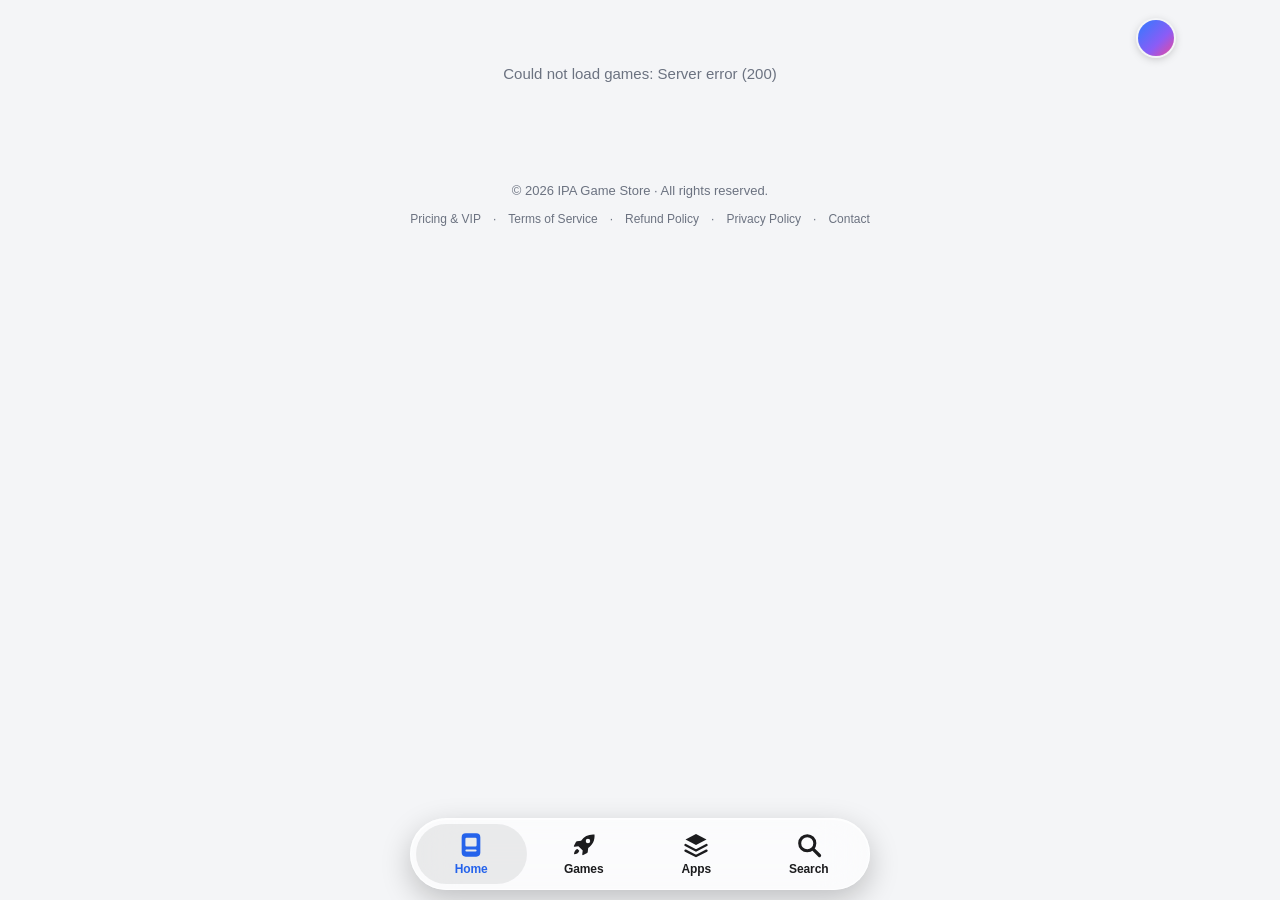
<file: index.html>
<!doctype html>
<html lang="en">
<head>
  <meta charset="utf-8">
  <meta name="viewport" content="width=device-width, initial-scale=1, viewport-fit=cover">
  <meta name="theme-color" content="#f4f5f7" media="(prefers-color-scheme: light)">
  <meta name="theme-color" content="#000000" media="(prefers-color-scheme: dark)">
  <meta name="description" content="Download games and apps for iPhone and iPad.">
  <title>Game Store</title>
  <link rel="icon" href="assets/icons/favicon.ico" sizes="any">
  <link rel="icon" href="assets/icons/favicon-32.png" type="image/png" sizes="32x32">
  <link rel="apple-touch-icon" href="assets/icons/apple-touch-icon.png">
  <link rel="manifest" href="manifest.webmanifest">
  <link rel="stylesheet" href="assets/style.css?v=20261015a">
  <script type="text/javascript">
    (function(c,l,a,r,i,t,y){
        c[a]=c[a]||function(){(c[a].q=c[a].q||[]).push(arguments)};
        t=l.createElement(r);t.async=1;t.src="https://www.clarity.ms/tag/"+i;
        y=l.getElementsByTagName(r)[0];y.parentNode.insertBefore(t,y);
    })(window, document, "clarity", "script", "z44ygem4ph");
  </script>
  <script>
    if (localStorage.getItem('me_active') !== '1') {
      document.documentElement.classList.add('auth-pending');
    }
  </script>
  <style>
    html.auth-pending main.wrap { visibility: hidden !important; }
  </style>
</head>
<body data-auth="required">
  <main class="wrap">
    <div id="today" hidden></div>

    <h1 class="page-title" id="pageTitle" hidden></h1>
    <div class="seg" id="sourceBar" role="group" aria-label="Filter games by source" hidden></div>

    <label class="search" id="searchBox">
      <svg width="18" height="18" viewBox="0 0 24 24" fill="none" stroke="currentColor" stroke-width="2" stroke-linecap="round"><circle cx="11" cy="11" r="7"/><path d="m20 20-3.5-3.5"/></svg>
      <input id="q" type="search" placeholder="Search games and apps" autocomplete="off" aria-label="Search">
    </label>
    <section id="browse" hidden></section>

    <div id="shelves"></div>

    <section id="installedSec" hidden><div class="list" id="installedList"></div></section>

    <section id="listSection">
      <h2 class="section-title">
        <span class="lt"><span id="listTitle">All</span><button type="button" class="clear-cat" id="clearCat" aria-label="Clear category" hidden>✕</button></span>
        <small id="count"></small>
      </h2>
      <div class="list" id="list"></div>
      <nav class="pager" id="pager" aria-label="Pagination"></nav>
    </section>
  </main>

  <footer class="foot">
    <div>© 2026 IPA Game Store · All rights reserved.</div>
    <div style="margin-top:10px;display:flex;gap:12px;justify-content:center;flex-wrap:wrap;font-size:12px;">
      <a href="donate.html" style="color:inherit;">Pricing &amp; VIP</a>
      <span>·</span>
      <a href="terms.html" style="color:inherit;">Terms of Service</a>
      <span>·</span>
      <a href="terms.html#refund" style="color:inherit;">Refund Policy</a>
      <span>·</span>
      <a href="privacy.html" style="color:inherit;">Privacy Policy</a>
      <span>·</span>
      <a href="mailto:info@ipagame.store" style="color:inherit;">Contact</a>
    </div>
  </footer>

  <nav class="tabbar" id="tabbar" aria-label="Main"></nav>

  <script src="assets/common.js?v=20261015a"></script>
  <script>
    const $ = s => document.querySelector(s);
    const PER_PAGE = 24;
    const SHELF_SIZE = 9;                        // 3 columns of 3 cards
    // type: '' | 'game' | 'app' | 'ipa' (names ending in "IPA"); cat: '' | category slug — they combine (e.g. Games → Puzzle).
    // search: the Search tab is open (stays open while the query is cleared).
    const state = { type: '', source: '', cat: '', q: '', search: false, installed: false, page: 1, facets: null };
    const TYPE_LABELS = { game: 'Games', app: 'Apps', ipa: 'IPA Games' };

    function readUrl() {
      const p = new URLSearchParams(location.search);
      state.type = p.get('type') || '';
      state.source = ['ipa', 'store'].includes(p.get('source')) ? p.get('source') : '';
      state.cat = p.get('cat') || '';
      state.q = (p.get('q') || '').trim().toLowerCase();
      state.search = p.has('search') || !!state.q;
      state.installed = p.has('installed');
      state.page = Math.max(1, parseInt(p.get('page'), 10) || 1);
      $('#q').value = p.get('q') || '';
    }

    function writeUrl(push) {
      const p = new URLSearchParams();
      if (state.installed) p.set('installed', '1');
      if (state.type) p.set('type', state.type);
      if (state.source && state.type === 'game') p.set('source', state.source);
      if (state.cat) p.set('cat', state.cat);
      if (state.q) p.set('q', state.q);
      else if (state.search) p.set('search', '1');
      if (state.page > 1) p.set('page', state.page);
      const url = location.pathname + (p.toString() ? '?' + p : '');
      history[push ? 'pushState' : 'replaceState'](null, '', url);
    }

    // Search tab "Browse Categories" grid: two colour cards per row on phones.
    function browseHTML() {
      if (!state.facets) return `<div class="shelf-head">${skelLine('200px', 22)}</div>
        <div class="cat-cards" aria-hidden="true">${'<span class="cat-card skel"></span>'.repeat(8)}</div>`;
      const counts = Object.entries(state.facets.category_counts || {});
      if (!counts.length) return '';
      const cards = counts.map(([c, n]) => {
        const [c1, c2] = catColors(c);
        return `<button type="button" class="cat-card" data-cat="${esc(c)}" style="--c1:${c1};--c2:${c2}">
          <span class="cc-emoji" aria-hidden="true">${catIcon(c)}</span>
          <span class="cc-name">${esc(catLabel(c))}</span>
          <span class="cc-n">${n} ${n === 1 ? 'game' : 'games'}</span>
        </button>`;
      }).join('');
      return `<div class="shelf-head"><h2>Browse Categories</h2></div><div class="cat-cards">${cards}</div>`;
    }

    function listTitle() {
      if (state.q) return state.cat ? catLabel(state.cat) + ' results' : 'Results';
      const parts = [state.cat && catLabel(state.cat), TYPE_LABELS[state.type]].filter(Boolean);
      return parts.length ? parts.join(' · ') : 'All';
    }

    const link = it => `game.html?slug=${encodeURIComponent(it.slug)}`;

    const CHEVRON = '<svg class="chev" width="10" height="16" viewBox="0 0 10 16" fill="none" stroke="currentColor" stroke-width="2.4" stroke-linecap="round" stroke-linejoin="round" aria-hidden="true"><path d="m2 2 6 6-6 6"/></svg>';
    const verLabel = v => v ? 'v' + String(v).replace(/^v/i, '') : '';

    function cardHTML(it) {
      return `<a class="app-card" href="${link(it)}">
        ${iconHTML(it)}
        <div class="row-info">
          <div class="card-name">${esc(it.name)}</div>
          <div class="card-ver">${esc(verLabel(it.latest_version))}</div>
          <div class="card-sub">${esc(it.short_description || it.developer || catLabel(it.category))}</div>
        </div>
        <span class="get">GET</span>
      </a>`;
    }

    const catHref = c => '?' + new URLSearchParams({ ...(state.type && { type: state.type }), cat: c });

    function shelfHTML(s) {
      return `<section class="shelf">
        <div class="shelf-head">
          <h2>${esc(catLabel(s.category))} <small>${s.count}</small></h2>
          ${s.count > s.items.length ? `<a class="see-all" href="${catHref(s.category)}" data-cat="${esc(s.category)}">See All ${CHEVRON}</a>` : ''}
        </div>
        <div class="shelf-track${s.items.length <= 3 ? ' single' : ''}" style="--rows:${Math.min(3, s.items.length)}">${s.items.map(cardHTML).join('')}</div>
      </section>`;
    }

    // Buttons come from the 'social' list in config.php ({x, telegram, youtube} URLs).
    const SOCIAL_ICONS = {
      x: `<path d="M18.244 2.25h3.308l-7.227 8.26 8.502 11.24H16.17l-5.214-6.817L4.99 21.75H1.68l7.73-8.835L1.254 2.25H8.08l4.713 6.231zm-1.161 17.52h1.833L7.084 4.126H5.117z"/>`,
      telegram: `<path d="M21.94 4.34a1.5 1.5 0 0 0-1.6-.24L2.9 10.82c-1.2.48-1.19 1.17-.22 1.47l4.46 1.39 1.72 5.28c.21.58.1.81.71.81.47 0 .68-.21.94-.47l2.14-2.08 4.46 3.29c.82.45 1.41.22 1.62-.76l2.93-13.8c.3-1.2-.46-1.75-1.72-1.31zM9.1 13.2l9.36-5.9c.44-.27.85-.12.52.18l-7.6 6.86-.3 3.17z"/>`,
      youtube: `<path d="M23.5 6.2a3 3 0 0 0-2.1-2.1C19.5 3.6 12 3.6 12 3.6s-7.5 0-9.4.5A3 3 0 0 0 .5 6.2C0 8.1 0 12 0 12s0 3.9.5 5.8a3 3 0 0 0 2.1 2.1c1.9.5 9.4.5 9.4.5s7.5 0 9.4-.5a3 3 0 0 0 2.1-2.1c.5-1.9.5-5.8.5-5.8s0-3.9-.5-5.8zM9.6 15.6V8.4l6.2 3.6z"/>`,
    };
    const socialHTML = social => Object.entries(social || {}).filter(([k]) => SOCIAL_ICONS[k]).map(([k, url]) =>
      `<a href="${esc(url)}" target="_blank" rel="noopener noreferrer" aria-label="${k === 'x' ? 'X' : k[0].toUpperCase() + k.slice(1)}"><svg width="22" height="22" viewBox="0 0 24 24" fill="currentColor">${SOCIAL_ICONS[k]}</svg></a>`).join('');
    const TODAY_CATS = 8;                        // category tiles on the Today page
    const TODAY_SHELVES = 3;                     // "popular" shelves on the Today page

    // Screenshot URLs from the App Store CDN end in "/320x480bb.jpg"; ask for a sharper one.
    const bigShot = u => String(u || '').replace(/\/\d+x\d+bb\.(jpg|png|webp)$/i, '/1000x0w.jpg');

    function heroHTML(it) {
      const tag = it.featured?.editors_choice ? "Editors' Choice" : it.featured?.popular ? 'Popular Now' : 'New Update';
      return `<a class="hero-card" href="${link(it)}" data-slug="${esc(it.slug)}">
        <div class="hero-top">
          <div class="hero-tag">${tag}</div>
          <h2>${esc(it.name)}</h2>
        </div>
        <div class="hero-foot">
          ${iconHTML(it, 'sm')}
          <div class="row-info">
            <div class="card-name">${esc(it.name)}</div>
            <div class="card-sub">${esc(it.short_description || it.developer || catLabel(it.category))}</div>
          </div>
          <span class="get">GET</span>
        </div>
      </a>`;
    }

    function catTilesHTML(counts) {
      return `<div class="cat-grid">${counts.map(([c, n]) => `<a class="cat-tile" href="?cat=${encodeURIComponent(c)}" data-cat="${esc(c)}">
          <span class="cat-ico" aria-hidden="true">${catIcon(c)}</span>
          <span class="cat-name">${esc(catLabel(c))}</span>
          <span class="n">${n}</span>
        </a>`).join('')}</div>`;
    }

    function todayHTML(r) {
      const heroes = heroPicks(r);
      if (!heroes.length) return '<p class="empty">No games yet.</p>';
      const isHero = i => heroes.some(h => h.id === i.id);
      const fresh = r.items.filter(i => !isHero(i)).slice(0, 6);
      const picks = (r.featured || []).filter(i => !isHero(i));
      const cats = Object.entries(r.facets?.category_counts || {});
      return `
        <header class="today-head">
          <nav class="social" aria-label="Social media">${socialHTML(r.social)}</nav>
        </header>
        <div class="hero-slider">
          <div class="hero-track">${heroes.map(heroHTML).join('')}</div>
          ${heroes.length > 1 ? `<div class="hero-dots">${heroes.map((h, i) => `<button type="button" aria-label="Show ${esc(h.name)}"${i ? '' : ' aria-current="true"'}></button>`).join('')}</div>` : ''}
        </div>
        ${picks.length ? `<section class="shelf"><div class="shelf-head"><h2>Editors' Picks</h2></div>
          <div class="carousel">${picks.map(featureHTML).join('')}</div></section>` : ''}
        ${fresh.length ? `<section class="shelf"><div class="shelf-head"><h2>New &amp; Updated</h2></div>
          <div class="shelf-track" style="--rows:${Math.min(3, fresh.length)}">${fresh.map(cardHTML).join('')}</div></section>` : ''}
        ${cats.length ? `<section class="shelf"><div class="shelf-head"><h2>Top Categories</h2>
            ${cats.length > TODAY_CATS ? `<a class="see-all" href="./?type=game" data-tab-link="game">See All ${CHEVRON}</a>` : ''}
          </div>${catTilesHTML(cats.slice(0, TODAY_CATS))}</section>` : ''}
        ${(r.shelves || []).slice(0, TODAY_SHELVES).map(shelfHTML).join('')}
        <a class="btn ghost block browse-all" href="./?type=game" data-tab-link="game">Browse all games</a>`;
    }

    const HERO_COUNT = 4;                        // banners in the Today slider
    const HERO_DELAY = 5000;                     // ms each banner stays before sliding on

    // Featured games first, topped up with the newest ones.
    function heroPicks(r) {
      const list = (r.featured || []).slice(0, HERO_COUNT);
      for (const i of r.items) {
        if (list.length >= HERO_COUNT) break;
        if (!list.some(h => h.id === i.id)) list.push(i);
      }
      return list;
    }

    // Endless Today banners: a copy of the last card sits before the first and a copy of the first
    // after the last, so sliding past either end keeps going the same way; once the copy settles the
    // track jumps silently to the real card. Auto-advances every HERO_DELAY; any swipe, wheel or dot
    // tap restarts the countdown, and hovering (desktop) or a hidden tab pauses it.
    let heroTimer;
    function startHeroSlider() {
      clearInterval(heroTimer);
      const track = $('#today .hero-track');
      const dots = [...document.querySelectorAll('#today .hero-dots button')];
      const real = track ? [...track.children] : [];
      const n = real.length;
      if (n < 2) return;
      const copy = card => {
        const c = card.cloneNode(true);
        c.setAttribute('aria-hidden', 'true');
        c.tabIndex = -1;
        return c;
      };
      track.prepend(copy(real[n - 1]));
      track.append(copy(real[0]));
      const cards = [...track.children];         // [last copy, 0 … n-1, first copy]
      const step = () => cards[1].offsetLeft - cards[0].offsetLeft;
      const pos = () => Math.round(track.scrollLeft / step());
      const jump = p => { track.style.scrollSnapType = 'none'; track.scrollLeft = p * step(); track.style.scrollSnapType = ''; };
      const go = p => track.scrollTo({ left: p * step(), behavior: 'smooth' });
      jump(1);

      let hover = false, settle;
      const settled = () => {
        const p = pos();
        if (p === 0) jump(n);
        else if (p === n + 1) jump(1);
      };
      track.addEventListener('scroll', () => {
        const i = (pos() - 1 + n) % n;
        dots.forEach((d, k) => d.toggleAttribute('aria-current', k === i));
        clearTimeout(settle);
        settle = setTimeout(settled, 120);      // no 'scrollend' in older Safari
      }, { passive: true });

      const restart = () => {
        clearInterval(heroTimer);
        heroTimer = setInterval(() => {
          if (!track.isConnected) return clearInterval(heroTimer);
          if (hover || document.hidden) return;
          settled();                             // in case the last slide stopped on a copy
          go(pos() + 1);
        }, HERO_DELAY);
      };
      ['pointerdown', 'wheel', 'touchstart'].forEach(ev => track.addEventListener(ev, restart, { passive: true }));
      track.addEventListener('mouseenter', () => { hover = true; });
      track.addEventListener('mouseleave', () => { hover = false; });
      dots.forEach((d, k) => d.addEventListener('click', () => { settled(); go(k + 1); restart(); }));
      restart();
    }

    // Fill the hero banners (and their slider copies) with the game's first screenshot (list rows
    // don't carry screenshots). Games without screenshots get their icon, big and centred over a
    // blurred copy of itself.
    async function loadHeroImage(slug, id) {
      try {
        const { item } = await api('get', { params: { slug } });
        const shot = item.ipad_screenshots?.[0] || item.screenshots?.[0];
        const src = shot || item.icon;
        if (!src || id !== reqId) return;
        document.querySelectorAll(`#today .hero-card[data-slug="${CSS.escape(slug)}"]`).forEach(card => {
          const img = new Image();
          img.className = 'hero-img';
          img.alt = '';
          img.onload = () => card.classList.add('has-img');
          if (shot) {
            // Fall back to the original size if the CDN won't resize this one.
            img.onerror = () => { if (img.src !== asset(shot)) img.src = asset(shot); else img.remove(); };
            img.src = asset(bigShot(shot));
          } else {
            card.classList.add('icon-art');
            img.onerror = () => { card.classList.remove('icon-art'); card.querySelectorAll('.hero-img, .hero-art').forEach(e => e.remove()); };
            img.src = asset(src);
            const art = new Image();
            art.className = 'hero-art';
            art.alt = '';
            art.src = img.src;
            card.prepend(art);
          }
          card.prepend(img);
        });
      } catch { /* banner keeps its gradient background */ }
    }

    function featureHTML(it) {
      const tag = it.featured?.editors_choice ? "Editors' Choice" : 'Popular';
      return `<a class="feature" href="${link(it)}">
        ${iconHTML(it)}
        <div class="row-info">
          <div class="tag">${tag}</div>
          <div class="name">${esc(it.name)}</div>
          <div class="blurb">${esc(it.short_description || catLabel(it.category))}</div>
        </div>
      </a>`;
    }

    // Page numbers: 1 … 4 5 [6] 7 8 … 50
    function pagerHTML(page, pages) {
      if (pages <= 1) return '';
      const nums = new Set([1, pages]);
      for (let n = page - 2; n <= page + 2; n++) if (n > 1 && n < pages) nums.add(n);
      const sorted = [...nums].sort((a, b) => a - b);
      const btn = (n, label, extra = '') => `<button type="button" data-page="${n}" ${extra}>${label}</button>`;
      let html = btn(page - 1, '‹', `aria-label="Previous page"${page === 1 ? ' disabled' : ''}`);
      sorted.forEach((n, i) => {
        if (i && n - sorted[i - 1] > 1) html += '<span class="gap">…</span>';
        html += btn(n, n, n === page ? 'aria-current="page"' : `aria-label="Page ${n}"`);
      });
      html += btn(page + 1, '›', `aria-label="Next page"${page === pages ? ' disabled' : ''}`);
      return html;
    }

    function todaySkelHTML() {
      return `<header class="today-head"></header>
        <div class="hero-card skel" aria-hidden="true"></div>
        ${skelShelfHTML()}`;
    }

    // Views: Home tab = 'today'; Games/Apps tabs = category 'shelves'; a category or search = paged 'list'.
    const view = () => state.installed ? 'installed' : state.search ? 'search' : state.cat ? 'list' : state.type ? 'shelves' : 'today';
    const activeTab = () => state.installed ? 'installed' : state.search ? 'search' : state.type || 'home';

    // Play tab (iPhone / iPad): games downloaded on this device, each with a Play button (runs in LiveContainer).
    function renderInstalled() {
      const items = installedList();
      if (items.some(x => !x.bundle)) backfillBundles();
      $('#installedList').innerHTML = items.length
        ? items.map(it => `<div class="app-card">
            <a href="game.html?slug=${encodeURIComponent(it.slug)}" style="display:contents">
              ${iconHTML(it)}
              <div class="row-info">
                <div class="card-name">${esc(it.name)}</div>
                <div class="card-ver">${it.version ? 'v' + esc(String(it.version).replace(/^v/i, '')) : ''}</div>
                <div class="card-sub"><button type="button" class="link-btn" data-remove="${esc(it.slug)}">Remove from list</button></div>
              </div>
            </a>
            <a class="get" href="#" data-play="${esc(it.slug)}" data-ver="${esc(it.version)}">Play</a>
          </div>`).join('')
        : `<p class="empty">${IN_APP || ON_IOS
            ? 'No games yet.<br>Download a game and it will show up here with a Play button.'
            : 'Downloaded games are shown on your iPhone or iPad.'}</p>`;
    }

    // Games saved before their .app name was known: look the names up now (the app is in the foreground).
    function backfillBundles() {
      installedList().filter(x => !x.bundle).forEach(x => fetchBundleName(x.slug, x.version).then(n => { if (n) installedSetBundle(x.slug, n); }));
    }

    $('#installedList').addEventListener('click', e => {
      const rm = e.target.closest('[data-remove]');
      if (rm) { e.preventDefault(); e.stopPropagation(); installedRemove(rm.dataset.remove); renderInstalled(); return; }
      const p = e.target.closest('[data-play]');
      if (p) { e.preventDefault(); playInstalled(p.dataset.play, p.dataset.ver); }
    });
    document.addEventListener('visibilitychange', () => { if (!document.hidden && state.installed) renderInstalled(); });

    // Last list response per view, kept on the device: shown at once on launch / when coming back, then refreshed.
    const lcKey = params => 'lc:' + JSON.stringify(params);
    function lcGet(params) { try { return localStorage.getItem(lcKey(params)); } catch { return null; } }
    function lcSet(params, text) {
      try { localStorage.setItem(lcKey(params), text); }
      catch { try { Object.keys(localStorage).filter(k => k.startsWith('lc:')).forEach(k => localStorage.removeItem(k)); } catch {} }
    }

    function renderChrome() {
      $('#tabbar').innerHTML = tabBarHTML(activeTab());
      const v = view();
      // Search tab with no query and no category: show the category cards instead of results.
      const idle = v === 'search' && !state.q && !state.cat;
      $('#browse').hidden = !idle;
      if (idle) $('#browse').innerHTML = browseHTML();
      $('#today').hidden = v !== 'today';
      // The search box and category cards live on the Search tab only.
      $('#searchBox').hidden = v !== 'search';
      $('#shelves').hidden = v === 'installed';
      $('#clearCat').hidden = !(v === 'search' && state.cat);
      $('#installedSec').hidden = v !== 'installed';
      const title = v === 'search' ? 'Search' : v === 'shelves' ? TYPE_LABELS[state.type] : v === 'installed' ? 'Play' : '';
      $('#pageTitle').textContent = title || '';
      $('#pageTitle').hidden = !title;
      // All / App Store / IPA switch on the Games tab (shelves and category lists).
      const bar = $('#sourceBar');
      bar.hidden = !(state.type === 'game' && (v === 'shelves' || v === 'list'));
      bar.innerHTML = [['', 'All'], ['store', 'App Store'], ['ipa', 'IPA']].map(([k, l]) =>
        `<button type="button" data-source="${k}" aria-pressed="${state.source === k}">${l}</button>`).join('');
      $('#listSection').hidden = v === 'today' || v === 'shelves' || v === 'installed' || idle;
      if (v !== 'shelves') $('#shelves').innerHTML = '';
      $('#listTitle').textContent = (v === 'search' && state.cat ? catIcon(state.cat) + ' ' : '') + listTitle();
    }

    // Which view (tab + type + category) is currently on screen with real data. Switching to a
    // different one shows a skeleton; paging or typing a search within it just dims the old results.
    let shown = '';
    const viewKey = v => [v, state.type, state.source, state.cat].join('|');

    function showSkeleton(v) {
      if (v === 'today') $('#today').innerHTML = todaySkelHTML();
      else if (v === 'shelves') $('#shelves').innerHTML = skelShelfHTML().repeat(2);
      else {
        $('#list').innerHTML = skelCardsHTML(9);
        $('#count').textContent = '';
        $('#pager').innerHTML = '';
      }
    }

    let reqId = 0;
    async function load({ push = false, scroll = false } = {}) {
      const id = ++reqId;
      const v = view();
      if (v === 'installed') {
        renderChrome();
        renderInstalled();
        writeUrl(push);
        if (scroll) window.scrollTo({ top: 0 });
        return;
      }
      const home = v === 'today' || v === 'shelves';
      const params = v === 'today' ? { page: 1, per_page: 10, shelves: SHELF_SIZE }
        : v === 'shelves' ? { page: 1, per_page: 1, shelves: SHELF_SIZE }
        : { page: state.page, per_page: PER_PAGE };
      if (state.type) params.type = state.type;
      if (state.source && state.type === 'game') params.source = state.source;
      if (state.cat) params.category = state.cat;
      if (state.q) params.q = state.q;

      // Paint a list response. `fresh` = from the network (cache paints skip URL / hero-image work).
      function paint(r, fresh) {
        state.facets = r.facets;
        setCatMeta(r.category_meta);
        if (!home) state.page = r.page;
        if (fresh) writeUrl(push);
        renderChrome();
        shown = key;
        if (v === 'today') {
          $('#today').innerHTML = todayHTML(r);
          startHeroSlider();
          if (fresh) heroPicks(r).forEach(h => loadHeroImage(h.slug, id));
          if (scroll) window.scrollTo({ top: 0, behavior: 'smooth' });
          return;
        }
        if (home) {
          $('#shelves').innerHTML = r.shelves?.length
            ? r.shelves.map(shelfHTML).join('')
            : `<p class="empty">No ${state.type === 'app' ? 'apps' : state.type === 'ipa' ? 'IPA games' : 'games'} yet.</p>`;
          if (scroll) window.scrollTo({ top: 0, behavior: 'smooth' });
          return;
        }
        $('#count').textContent = r.total + (r.total === 1 ? ' item' : ' items') +
          (r.pages > 1 ? ` · page ${r.page} of ${r.pages}` : '');
        $('#list').innerHTML = r.items.length
          ? r.items.map(cardHTML).join('')
          : `<p class="empty">${state.q || state.type || state.cat ? 'Nothing matches your search.' : 'No games yet.'}</p>`;
        $('#pager').innerHTML = pagerHTML(r.page, r.pages);
        if (scroll) $('#listTitle').closest('section').scrollIntoView({ behavior: 'smooth', block: 'start' });
      }

      renderChrome();
      const key = viewKey(v);
      let cachedText = null;
      if (key !== shown) {
        cachedText = state.q ? null : lcGet(params);        // no cache for typed searches
        let cached = null;
        try { cached = cachedText && JSON.parse(cachedText); } catch {}
        if (cached) paint(cached, false);
        else { cachedText = null; shown = ''; showSkeleton(v); }
      } else $('#list').classList.add('loading');
      try {
        const res = await api('list', { params });
        if (id !== reqId) return;               // a newer request replaced this one
        const text = JSON.stringify(res);
        if (!state.q) lcSet(params, text);
        if (text === cachedText) {              // cache was already current: nothing to repaint
          writeUrl(push);
          if (v === 'today') heroPicks(res).forEach(h => loadHeroImage(h.slug, id)); // cache paint skipped the banner images
        }
        else paint(res, true);
      } catch (err) {
        if (id !== reqId) return;
        if (cachedText) return;                 // offline / slow: keep showing the cached list
        shown = '';
        const msg = `<p class="empty">Could not load games: ${esc(err.message)}</p>`;
        if (v === 'today') $('#today').innerHTML = msg;
        else if (v === 'shelves') $('#shelves').innerHTML = msg;
        else { $('#list').innerHTML = msg; $('#pager').innerHTML = ''; }
      } finally {
        if (id === reqId) $('#list').classList.remove('loading');
      }
    }

    $('#browse').addEventListener('click', e => {
      const b = e.target.closest('.cat-card');
      if (!b) return;
      state.cat = b.dataset.cat;
      state.page = 1;
      load({ push: true });
      window.scrollTo({ top: 0 });
    });

    $('#sourceBar').addEventListener('click', e => {
      const b = e.target.closest('button[data-source]');
      if (!b || b.dataset.source === state.source) return;
      state.source = b.dataset.source;
      state.page = 1;
      load({ push: true });
    });

    $('#clearCat').addEventListener('click', () => {
      state.cat = '';
      state.page = 1;
      load({ push: true });
    });

    // "See All" links, category tiles and "Browse all games" on the Today and shelf views.
    document.querySelector('main').addEventListener('click', e => {
      const a = e.target.closest('.see-all, .cat-tile, [data-tab-link]');
      if (!a || e.metaKey || e.ctrlKey || e.shiftKey) return;
      e.preventDefault();
      if (a.dataset.tabLink) Object.assign(state, { type: a.dataset.tabLink, cat: '', source: '' });
      else state.cat = a.dataset.cat;
      state.page = 1;
      load({ push: true });
      window.scrollTo({ top: 0 });
    });

    let searchTimer;
    $('#q').addEventListener('input', e => {
      clearTimeout(searchTimer);
      searchTimer = setTimeout(() => {
        state.q = e.target.value.trim().toLowerCase();
        state.page = 1;
        load();
      }, 250);
    });

    $('#pager').addEventListener('click', e => {
      const b = e.target.closest('button[data-page]');
      if (!b || b.disabled) return;
      state.page = +b.dataset.page;
      load({ push: true, scroll: true });
    });

    $('#tabbar').addEventListener('click', e => {
      const a = e.target.closest('a[data-tab]');
      if (!a || e.metaKey || e.ctrlKey || e.shiftKey) return;
      e.preventDefault();
      const tab = a.dataset.tab;
      const again = tab === activeTab() && !state.cat && state.page === 1;
      Object.assign(state, { cat: '', source: '', page: 1, installed: tab === 'installed', search: tab === 'search', type: tab === 'game' || tab === 'app' ? tab : '' });
      if (tab !== 'search' || !again) { state.q = ''; $('#q').value = ''; }
      window.scrollTo({ top: 0 });
      if (tab === 'search') $('#q').focus();
      if (!again) load({ push: true });
    });

    window.addEventListener('popstate', () => { readUrl(); load(); });

    mountAccountButton();
    readUrl();
    load();
  </script>
</body>
</html>
</file>
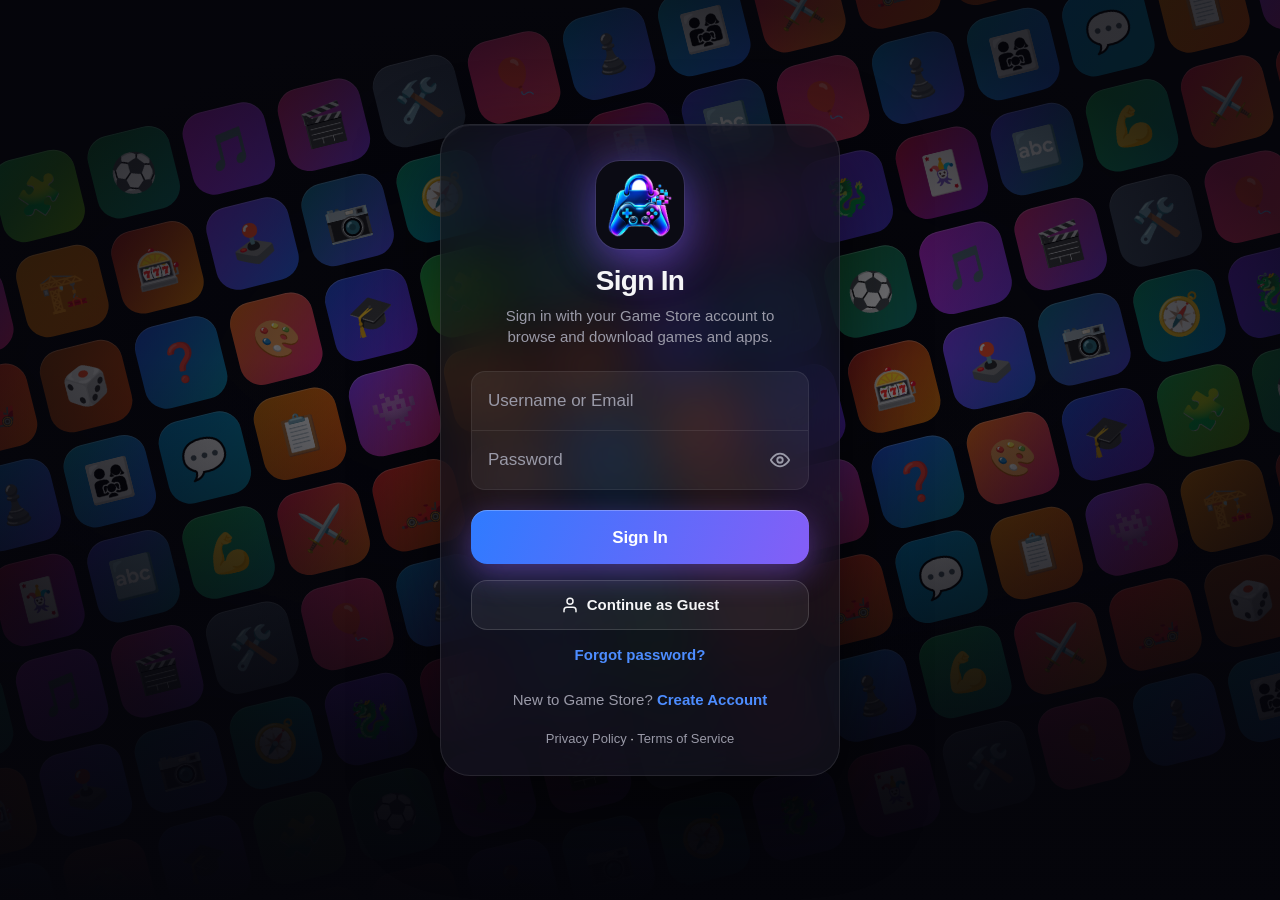
<file: account.html>
<!doctype html>
<html lang="en">
<head>
  <meta charset="utf-8">
  <meta name="viewport" content="width=device-width, initial-scale=1, viewport-fit=cover">
  <meta name="theme-color" content="#05050b">
  <meta name="color-scheme" content="dark">
  <meta name="robots" content="noindex">
  <title>Account · Game Store</title>
  <link rel="icon" href="assets/icons/favicon.ico" sizes="any">
  <link rel="icon" href="assets/icons/favicon-32.png" type="image/png" sizes="32x32">
  <link rel="apple-touch-icon" href="assets/icons/apple-touch-icon.png">
  <link rel="manifest" href="manifest.webmanifest">
  <link rel="stylesheet" href="assets/style.css?v=20261101a">
  <script type="text/javascript">
    (function(c,l,a,r,i,t,y){
        c[a]=c[a]||function(){(c[a].q=c[a].q||[]).push(arguments)};
        t=l.createElement(r);t.async=1;t.src="https://www.clarity.ms/tag/"+i;
        y=l.getElementsByTagName(r)[0];y.parentNode.insertBefore(t,y);
    })(window, document, "clarity", "script", "z44ygem4ph");
  </script>
</head>
<body class="auth-page">
  <div class="arcade-wall" aria-hidden="true"><div class="wall-rows" id="wall"></div></div>

  <main class="auth-main">
    <div class="auth-sheet">
      <div class="auth-loading" id="loading" role="status" aria-label="Loading"></div>

      <!-- Sign in -->
      <section class="auth-view" id="loginView" hidden>
        <div class="guest-notice" id="guestNotice" hidden>
          <span>Browsing as <strong>Guest</strong></span>
          <a href="./" id="backToStore">Back to Store &rarr;</a>
        </div>
        <header class="auth-head">
          <div class="auth-logo"><img src="assets/icons/logo-mark.png" alt=""></div>
          <h1>Sign In</h1>
          <p>Sign in with your Game Store account to browse and download games and apps.</p>
        </header>
        <form id="loginForm" novalidate>
          <div class="ios-group">
            <div class="ios-field">
              <input id="loginId" placeholder=" " autocomplete="username" autocapitalize="off" autocorrect="off" spellcheck="false" required>
              <label for="loginId">Username or Email</label>
            </div>
            <div class="ios-field">
              <input id="loginPass" type="password" placeholder=" " autocomplete="current-password" required>
              <label for="loginPass">Password</label>
              <button type="button" class="eye" data-for="loginPass" aria-label="Show password" aria-pressed="false">%EYE%</button>
            </div>
          </div>
          <p class="auth-error" id="loginError" role="alert"></p>
          <button class="btn-play" type="submit"><span>Sign In</span></button>
        </form>
        <div class="google-wrap" hidden>
          <div class="or-line"><span>or</span></div>
          <div class="gbtn"></div>
        </div>
        <div class="guest-wrap" style="margin-top:16px">
          <button type="button" class="btn-guest" id="guestBtn">
            <svg width="18" height="18" viewBox="0 0 24 24" fill="none" stroke="currentColor" stroke-width="2" stroke-linecap="round" stroke-linejoin="round" aria-hidden="true"><path d="M20 21v-2a4 4 0 0 0-4-4H8a4 4 0 0 0-4 4v2"/><circle cx="12" cy="7" r="4"/></svg>
            <span>Continue as Guest</span>
          </button>
        </div>
        <p class="auth-forgot"><button type="button" class="link-btn" data-mode="forgot">Forgot password?</button></p>
        <p class="auth-switch">New to Game Store? <button type="button" class="link-btn" data-mode="register">Create Account</button></p>
        <p class="legal-link"><a href="privacy.html">Privacy Policy</a> · <a href="terms.html">Terms of Service</a></p>
      </section>

      <!-- Create account -->
      <section class="auth-view" id="registerView" hidden>
        <header class="auth-head">
          <div class="auth-logo"><img src="assets/icons/logo-mark.png" alt=""></div>
          <h1>Create Account</h1>
          <p>Pick a player name and you're in. It takes less than a minute.</p>
        </header>
        <form id="registerForm" novalidate>
          <div class="ios-group">
            <div class="ios-field">
              <input id="regUser" placeholder=" " autocomplete="username" autocapitalize="off" autocorrect="off" spellcheck="false" maxlength="30" required>
              <label for="regUser">Username</label>
            </div>
            <div class="ios-field">
              <input id="regEmail" type="email" placeholder=" " autocomplete="email" autocapitalize="off" spellcheck="false" maxlength="190" required>
              <label for="regEmail">Email</label>
            </div>
          </div>
          <p class="auth-note">Username: 3–30 letters, numbers or _</p>

          <div class="ios-group" style="margin-top:14px">
            <div class="ios-field">
              <input id="regPass" type="password" placeholder=" " autocomplete="new-password" maxlength="72" required>
              <label for="regPass">Password</label>
              <button type="button" class="eye" data-for="regPass" aria-label="Show password" aria-pressed="false">%EYE%</button>
            </div>
            <div class="ios-field">
              <input id="regPass2" type="password" placeholder=" " autocomplete="new-password" maxlength="72" required>
              <label for="regPass2">Confirm Password</label>
              <button type="button" class="eye" data-for="regPass2" aria-label="Show password" aria-pressed="false">%EYE%</button>
            </div>
          </div>
          <div class="power" id="power" data-level="0">
            <div class="power-bar" aria-hidden="true"><i></i><i></i><i></i><i></i></div>
            <span class="power-label" id="powerLabel" aria-live="polite">8+ chars</span>
          </div>
          <p class="auth-error" id="registerError" role="alert"></p>
          <button class="btn-play" type="submit"><span>Create Account</span></button>
        </form>
        <div class="google-wrap" hidden>
          <div class="or-line"><span>or</span></div>
          <div class="gbtn"></div>
        </div>        <p class="auth-switch">Already have an account? <button type="button" class="link-btn" data-mode="login">Sign In</button></p>
      </section>

      <!-- Email code (after register, or signing in before verifying) -->
      <section class="auth-view" id="verifyView" hidden>
        <header class="auth-head">
          <div class="auth-logo mail-badge" aria-hidden="true">
            <svg width="44" height="44" viewBox="0 0 24 24" fill="none" stroke="currentColor" stroke-width="1.8" stroke-linecap="round" stroke-linejoin="round"><rect x="3" y="5" width="18" height="14" rx="3"/><path d="m4 7 8 6 8-6"/></svg>
          </div>
          <h1>Verify Your Email</h1>
          <p>Enter the 6-digit code we sent to <strong class="v-email" id="vEmail"></strong></p>
        </header>
        <form id="verifyForm" novalidate>
          <div class="code-boxes" id="codeBoxes">
            <input id="code" inputmode="numeric" autocomplete="one-time-code" maxlength="6" aria-label="6-digit verification code" spellcheck="false">
            <span></span><span></span><span></span><span></span><span></span><span></span>
          </div>
          <p class="auth-error" id="verifyError" role="alert"></p>
          <button class="btn-play" type="submit"><span>Verify</span></button>
        </form>
        <p class="auth-switch">Didn't get it? <button type="button" class="link-btn" id="resendBtn">Resend code</button></p>
        <p class="auth-note" style="text-align:center">It can take a minute to arrive.
          <button type="button" class="link-btn" id="switchAccount">Use a different account</button></p>
      </section>

      <!-- Forgot password, step 1: which email -->
      <section class="auth-view" id="forgotView" hidden>
        <header class="auth-head">
          <div class="auth-logo mail-badge" aria-hidden="true">
            <svg width="44" height="44" viewBox="0 0 24 24" fill="none" stroke="currentColor" stroke-width="1.8" stroke-linecap="round" stroke-linejoin="round"><rect x="4" y="10.5" width="16" height="10.5" rx="2.5"/><path d="M8 10.5V7.5a4 4 0 0 1 7.6-1.7"/><circle cx="12" cy="15.7" r="1.4" fill="currentColor"/></svg>
          </div>
          <h1>Forgot Password?</h1>
          <p>Enter the email you signed up with and we'll send you a code to reset your password.</p>
        </header>
        <form id="forgotForm" novalidate>
          <div class="ios-group">
            <div class="ios-field">
              <input id="fEmail" type="email" placeholder=" " autocomplete="email" autocapitalize="off" spellcheck="false" maxlength="190" required>
              <label for="fEmail">Email</label>
            </div>
          </div>
          <p class="auth-error" id="forgotError" role="alert"></p>
          <button class="btn-play" type="submit"><span>Send Code</span></button>
        </form>
        <p class="auth-switch">Remembered it? <button type="button" class="link-btn" data-mode="login">Sign In</button></p>
      </section>

      <!-- Forgot password, step 2: code + new password -->
      <section class="auth-view" id="resetView" hidden>
        <header class="auth-head">
          <div class="auth-logo mail-badge" aria-hidden="true">
            <svg width="44" height="44" viewBox="0 0 24 24" fill="none" stroke="currentColor" stroke-width="1.8" stroke-linecap="round" stroke-linejoin="round"><circle cx="8" cy="15" r="4"/><path d="m11 12 8.5-8.5M16.5 6.5l2.5 2.5M14 9l2 2"/></svg>
          </div>
          <h1>Reset Password</h1>
          <p>If there's an account for <strong class="v-email" id="rEmail"></strong>, we've emailed it a 6-digit code.</p>
        </header>
        <form id="resetForm" novalidate>
          <div class="code-boxes" id="rCodeBoxes">
            <input id="rCode" inputmode="numeric" autocomplete="one-time-code" maxlength="6" aria-label="6-digit reset code" spellcheck="false">
            <span></span><span></span><span></span><span></span><span></span><span></span>
          </div>
          <div class="ios-group" style="margin-top:14px">
            <div class="ios-field">
              <input id="rPass" type="password" placeholder=" " autocomplete="new-password" maxlength="72" required>
              <label for="rPass">New Password</label>
              <button type="button" class="eye" data-for="rPass" aria-label="Show password" aria-pressed="false">%EYE%</button>
            </div>
            <div class="ios-field">
              <input id="rPass2" type="password" placeholder=" " autocomplete="new-password" maxlength="72" required>
              <label for="rPass2">Confirm New Password</label>
              <button type="button" class="eye" data-for="rPass2" aria-label="Show password" aria-pressed="false">%EYE%</button>
            </div>
          </div>
          <div class="power" id="rPower" data-level="0">
            <div class="power-bar" aria-hidden="true"><i></i><i></i><i></i><i></i></div>
            <span class="power-label" aria-live="polite">8+ chars</span>
          </div>
          <p class="auth-error" id="resetError" role="alert"></p>
          <button class="btn-play" type="submit"><span>Reset Password</span></button>
        </form>
        <p class="auth-switch">Didn't get it? <button type="button" class="link-btn" id="rResendBtn">Resend code</button></p>
        <p class="auth-note" style="text-align:center">It can take a minute to arrive.
          <button type="button" class="link-btn" data-mode="forgot">Use a different email</button></p>
      </section>

      <!-- Signed in -->
      <section class="auth-view" id="profileView" hidden>
        <header class="player">
          <div class="player-avatar" id="avatarBox">
            <span id="avatar"></span>
            <b class="beta-tag">Beta</b>
            <button type="button" class="avatar-edit" id="avatarEdit" aria-label="Change profile photo">
              <svg width="16" height="16" viewBox="0 0 24 24" fill="none" stroke="currentColor" stroke-width="2.2" stroke-linecap="round" stroke-linejoin="round"><path d="M4 8h3l1.6-2.4a1 1 0 0 1 .8-.4h5.2a1 1 0 0 1 .8.4L17 8h3a1 1 0 0 1 1 1v9a1 1 0 0 1-1 1H4a1 1 0 0 1-1-1V9a1 1 0 0 1 1-1z"/><circle cx="12" cy="13" r="3.5"/></svg>
            </button>
            <input type="file" id="avatarFile" accept="image/png,image/jpeg,image/webp,image/gif" hidden>
          </div>
          <h1 id="pName"></h1>
          <p id="pEmail"></p>
          <p class="photo-links"><button type="button" class="link-btn" id="avatarChange">Change photo</button><span id="avatarRemoveWrap" hidden> · <button type="button" class="link-btn danger-link" id="avatarRemove">Remove</button></span></p>
        </header>
        <div class="ios-list">
          <div class="ios-row">
            <span class="row-ico" style="--c1:#2f7bff;--c2:#8b5cf6"><svg width="16" height="16" viewBox="0 0 24 24" fill="currentColor"><circle cx="12" cy="8" r="4.5"/><path d="M3.5 20.5c0-4 3.8-7 8.5-7s8.5 3 8.5 7z"/></svg></span>
            <span class="k">Username</span><span class="v" id="pUser"></span>
          </div>
          <div class="ios-row">
            <span class="row-ico" style="--c1:#ec4899;--c2:#f97316"><svg width="16" height="16" viewBox="0 0 24 24" fill="none" stroke="currentColor" stroke-width="2.4" stroke-linecap="round"><rect x="4" y="5" width="16" height="15" rx="2.5"/><path d="M4 10h16M9 3v4M15 3v4"/></svg></span>
            <span class="k">Member Since</span><span class="v" id="pSince"></span>
          </div>
          <div class="ios-row" id="pGoogleRow" hidden>
            <span class="row-ico" style="--c1:#ffffff;--c2:#e8eaed"><svg width="16" height="16" viewBox="0 0 48 48"><path fill="#EA4335" d="M24 9.5c3.5 0 6.6 1.2 9 3.5l6.7-6.7C35.6 2.4 30.2 0 24 0 14.6 0 6.6 5.4 2.7 13.3l7.8 6C12.4 13.7 17.7 9.5 24 9.5z"/><path fill="#4285F4" d="M46.1 24.5c0-1.6-.1-3.1-.4-4.5H24v9h12.4c-.5 2.9-2.2 5.3-4.6 6.9l7.3 5.7c4.3-4 7-9.9 7-17.1z"/><path fill="#FBBC05" d="M10.5 28.7a14.5 14.5 0 0 1 0-9.4l-7.8-6a24 24 0 0 0 0 21.4z"/><path fill="#34A853" d="M24 48c6.5 0 11.9-2.1 15.9-5.8l-7.3-5.7c-2 1.4-4.8 2.3-8.6 2.3-6.3 0-11.6-4.2-13.5-9.9l-7.8 6C6.6 42.6 14.6 48 24 48z"/></svg></span>
            <span class="k">Signed in with</span><span class="v">Google</span>
          </div>
        </div>
        <div class="ios-list" id="notifyList" hidden>
          <label class="ios-row" for="notifyToggle">
            <span class="row-ico" style="--c1:#f59e0b;--c2:#ec4899"><svg width="16" height="16" viewBox="0 0 24 24" fill="none" stroke="currentColor" stroke-width="2.4" stroke-linecap="round" stroke-linejoin="round"><rect x="3" y="5" width="18" height="14" rx="2.5"/><path d="m4 7 8 6 8-6"/></svg></span>
            <span class="k">Email me about new apps</span>
            <input type="checkbox" class="switch" id="notifyToggle">
          </label>
        </div>
        <div class="ios-list" id="pushList" hidden>
          <label class="ios-row" for="pushToggle">
            <span class="row-ico" style="--c1:#ef4444;--c2:#f97316"><svg width="16" height="16" viewBox="0 0 24 24" fill="none" stroke="currentColor" stroke-width="2.4" stroke-linecap="round" stroke-linejoin="round"><path d="M18 8a6 6 0 0 0-12 0c0 7-3 9-3 9h18s-3-2-3-9"/><path d="M13.7 21a2 2 0 0 1-3.4 0"/></svg></span>
            <span class="k">Notify me on this device</span>
            <input type="checkbox" class="switch" id="pushToggle">
          </label>
          <p class="muted" id="pushHint" style="margin:6px 16px 10px;font-size:13px" hidden></p>
        </div>
        <div class="ios-list">
          <a class="ios-row" href="./?type=game">
            <span class="row-ico" style="--c1:#8b5cf6;--c2:#db2777"><svg width="16" height="16" viewBox="0 0 24 24" fill="currentColor"><path d="M7 7h10a5 5 0 0 1 4.9 6l-.8 4a2.8 2.8 0 0 1-4.8 1.4L14.6 16H9.4l-1.7 2.4a2.8 2.8 0 0 1-4.8-1.4l-.8-4A5 5 0 0 1 7 7zm1 3v1.5H6.5v1.5H8v1.5h1.5V13H11v-1.5H9.5V10zm8 .5a1 1 0 1 0 0 2 1 1 0 0 0 0-2zm-2 2a1 1 0 1 0 0 2 1 1 0 0 0 0-2z"/></svg></span>
            <span class="k">Browse Games</span>%CHEV%
          </a>
          <a class="ios-row" href="./?type=ipa">
            <span class="row-ico" style="--c1:#0891b2;--c2:#2f7bff"><svg width="16" height="16" viewBox="0 0 24 24" fill="none" stroke="currentColor" stroke-width="2.4" stroke-linecap="round" stroke-linejoin="round"><path d="M12 4v11m0 0-4.5-4.5M12 15l4.5-4.5M5 20h14"/></svg></span>
            <span class="k">IPA Games</span>%CHEV%
          </a>
        </div>
        <div class="ios-list">
          <a class="ios-row" href="install.html">
            <span class="row-ico" style="--c1:#f59e0b;--c2:#ef4444"><svg width="16" height="16" viewBox="0 0 24 24" fill="none" stroke="currentColor" stroke-width="2.4" stroke-linecap="round" stroke-linejoin="round"><path d="M12 3v12M7 10l5 5 5-5M5 20h14"/></svg></span>
            <span class="k">How to Install IPA</span>%CHEV%
          </a>
          <button class="ios-row" type="button" id="supportBtn">
            <span class="row-ico" style="--c1:#16a34a;--c2:#0891b2"><svg width="16" height="16" viewBox="0 0 24 24" fill="currentColor"><path d="M12 3c5 0 9 3.4 9 7.7s-4 7.7-9 7.7c-.9 0-1.8-.1-2.6-.3L5 20.5c-.5.2-1-.2-.9-.7l.6-3.3C3.6 15.1 3 13 3 10.7 3 6.4 7 3 12 3z"/></svg></span>
            <span class="k">Chat with Support</span><span class="chat-badge" hidden></span>%CHEV%
          </button>
        </div>
        <div class="ios-list">
          <button class="ios-row danger" type="button" id="logoutBtn">Sign Out</button>
        </div>
        <p class="auth-forgot"><button type="button" class="link-btn danger-link" data-mode="delete">Delete Account</button></p>
      </section>

      <!-- Delete own account (asks for the password) -->
      <section class="auth-view" id="deleteView" hidden>
        <header class="auth-head">
          <div class="auth-logo mail-badge danger-badge" aria-hidden="true">
            <svg width="44" height="44" viewBox="0 0 24 24" fill="none" stroke="currentColor" stroke-width="1.8" stroke-linecap="round" stroke-linejoin="round"><path d="M4 7h16M10 11v6M14 11v6M6 7l1 12a2 2 0 0 0 2 2h6a2 2 0 0 0 2-2l1-12M9 7V4h6v3"/></svg>
          </div>
          <h1>Delete Account?</h1>
          <p>Your account <strong class="v-email" id="dName"></strong> will be removed for good. This can't be undone.</p>
        </header>
        <form id="deleteForm" novalidate>
          <div class="ios-group">
            <div class="ios-field">
              <input id="dPass" type="password" placeholder=" " autocomplete="current-password" required>
              <label for="dPass">Password</label>
              <button type="button" class="eye" data-for="dPass" aria-label="Show password" aria-pressed="false">%EYE%</button>
            </div>
          </div>
          <p class="auth-error" id="deleteError" role="alert"></p>
          <button class="btn-play danger" type="submit"><span>Delete My Account</span></button>
        </form>
        <!-- Google accounts may have no password: signing in with Google again confirms instead -->
        <div class="google-wrap" hidden>
          <div class="or-line"><span>or confirm with Google</span></div>
          <div class="gbtn"></div>
        </div>
        <p class="auth-switch"><button type="button" class="link-btn" data-mode="profile">Cancel</button></p>
      </section>
    </div>
  </main>

  <nav class="tabbar" id="tabbar" aria-label="Main" hidden></nav>

  <script src="assets/common.js?v=20261015a"></script>
  <script src="assets/chat.js?v=20261101a"></script>
  <script>
    const $ = s => document.querySelector(s);
    $('#tabbar').innerHTML = tabBarHTML();

    // Shared inline icons (kept out of the markup above to avoid repeating them).
    const EYE = `<svg class="eye-on" width="22" height="22" viewBox="0 0 24 24" fill="none" stroke="currentColor" stroke-width="2" stroke-linecap="round" stroke-linejoin="round"><path d="M2 12s3.6-7 10-7 10 7 10 7-3.6 7-10 7S2 12 2 12z"/><circle cx="12" cy="12" r="3"/></svg>
      <svg class="eye-off" width="22" height="22" viewBox="0 0 24 24" fill="none" stroke="currentColor" stroke-width="2" stroke-linecap="round" stroke-linejoin="round"><path d="M10.6 5.1A10.4 10.4 0 0 1 12 5c6.4 0 10 7 10 7a17 17 0 0 1-2.2 3.1M6.6 6.6C3.8 8.4 2 12 2 12s3.6 7 10 7a9.6 9.6 0 0 0 5.4-1.6M3 3l18 18M9.9 9.9a3 3 0 0 0 4.2 4.2"/></svg>`;
    const CHEV_SVG = '<svg class="chev" width="8" height="14" viewBox="0 0 10 16" fill="none" stroke="currentColor" stroke-width="2.4" stroke-linecap="round" stroke-linejoin="round" aria-hidden="true"><path d="m2 2 6 6-6 6"/></svg>';
    document.querySelectorAll('.eye').forEach(b => b.innerHTML = EYE);
    document.querySelectorAll('.ios-row').forEach(r => r.innerHTML = r.innerHTML.replace('%CHEV%', CHEV_SVG));

    // Background: rows of category tiles drifting across a tilted wall.
    (function buildWall() {
      const cats = Object.keys(CAT_ICONS);
      const rows = [];
      for (let r = 0; r < 9; r++) {
        const tiles = Array.from({ length: 14 }, (_, i) => {
          const c = cats[(i * 5 + r * 3) % cats.length];
          const [c1, c2] = catColors(c);
          return `<span class="wall-tile" style="--c1:${c1};--c2:${c2}">${catIcon(c)}</span>`;
        }).join('');
        rows.push(`<div class="wall-row" style="--dur:${70 + (r % 3) * 18}s">${tiles}${tiles}</div>`);
      }
      $('#wall').innerHTML = rows.join('');
    })();

    // After signing in, return to the page that sent us here (same-site paths only).
    const next = new URLSearchParams(location.search).get('next');
    let leaving = false;
    const goBack = () => {
      leaving = true;
      // Same-origin paths only. Parsing (not a regex) catches tricks like "/<tab>/evil.com", which browsers read as "//evil.com".
      let dest = './';
      try {
        const u = new URL(next || '', location.origin);
        if (next && next.startsWith('/') && u.origin === location.origin) dest = u.pathname + u.search + u.hash;
      } catch {}
      location.replace(dest);
    };

    const VIEWS = { login: 'Sign In', register: 'Create Account', verify: 'Verify Email', forgot: 'Forgot Password', reset: 'Reset Password', profile: 'Account', delete: 'Delete Account' };
    const FIRST_FIELD = { login: '#loginId', register: '#regUser', forgot: '#fEmail', delete: '#dPass' };

    let unmountChat = null;
    function setView(v) {
      $('#loading').hidden = true;
      for (const id in VIEWS) $('#' + id + 'View').hidden = id !== v;
      $('#tabbar').hidden = v !== 'profile' && v !== 'delete';   // the store is members-only
      if (v !== 'profile' && v !== 'delete' && unmountChat) { unmountChat(); unmountChat = null; }   // signed out: no support chat
      document.querySelectorAll('.auth-error').forEach(el => el.textContent = '');
      document.title = VIEWS[v] + ' · Game Store';
      if (v === 'profile' || v === 'delete') return;
      const p = new URLSearchParams(location.search);
      if (v === 'register') p.set('register', ''); else p.delete('register');
      const q = p.toString().replace(/=(&|$)/g, '$1');
      history.replaceState(null, '', location.pathname + (q ? '?' + q : ''));
    }

    function showProfile(user) {
      if (location.search) history.replaceState(null, '', location.pathname);
      $('#avatar').innerHTML = avatarHTML(user);
      $('#avatarRemoveWrap').hidden = !user.custom_avatar;
      $('#pGoogleRow').hidden = !user.google;
      $('#notifyList').hidden = user.notify_new_apps === undefined;
      $('#notifyToggle').checked = user.notify_new_apps !== false;
      pushInit();
      rememberMe(user);
      $('#pName').textContent = user.username;
      $('#pUser').textContent = user.username;
      $('#pEmail').textContent = user.email;
      $('#pSince').textContent = fmtDate(user.created_at.slice(0, 10));
      $('#dName').textContent = user.username;
      $('#deleteView').classList.toggle('no-google', !user.google);
      setView('profile');
      unmountChat ||= mountChat($('#supportBtn'));
    }

    // ---- Push notifications (Home Screen web app / Web Clip, iOS 16.4+); helpers are in common.js ----
    async function pushInit() {
      $('#pushList').hidden = false;
      const hint = $('#pushHint');
      if (!pushSupported) {
        $('#pushToggle').disabled = true;
        hint.textContent = /iPhone|iPad/.test(navigator.userAgent)
          ? 'To get notifications on iPhone: tap Share → Add to Home Screen, then open the app from the Home Screen (iOS 16.4 or newer).'
          : 'This browser does not support push notifications.';
        hint.hidden = false;
        return;
      }
      const on = !!(await pushCurrent()) && Notification.permission === 'granted';
      $('#pushToggle').checked = on;
    }
    $('#pushToggle').addEventListener('change', async e => {
      const box = e.target, hint = $('#pushHint');
      hint.hidden = true;
      try {
        if (box.checked) await pushSubscribe(); else await pushUnsubscribe();
      } catch (err) {
        box.checked = !box.checked;
        hint.textContent = err.message;
        hint.hidden = false;
      }
    });
    $('#notifyToggle').addEventListener('change', async e => {
      const box = e.target;
      try {
        await api('set_notify', { body: { on: box.checked } });
      } catch (err) {
        box.checked = !box.checked;               // not saved: show what is really stored
      }
    });

    document.addEventListener('click', e => {
      const m = e.target.closest('[data-mode]');
      if (m) {
        const mode = m.dataset.mode;
        // Carry an email typed on the sign-in page over to "Forgot password".
        if (mode === 'forgot' && !$('#fEmail').value && $('#loginId').value.includes('@')) $('#fEmail').value = $('#loginId').value.trim();
        setView(mode);
        if (FIRST_FIELD[mode]) $(FIRST_FIELD[mode]).focus();
      }
      const eye = e.target.closest('.eye');
      if (eye) {
        const input = document.getElementById(eye.dataset.for);
        const show = input.type === 'password';
        input.type = show ? 'text' : 'password';
        eye.setAttribute('aria-pressed', show);
        eye.setAttribute('aria-label', show ? 'Hide password' : 'Show password');
        input.focus();
      }
    });

    // Password strength meter (length, mixed case, digits, symbols).
    function strengthMeter(input, power) {
      const update = () => {
        const p = input.value;
        let level = 0;
        if (p.length >= 8) {
          level = Math.min(4, 1 + [/[a-z]/.test(p) && /[A-Z]/.test(p), /\d/.test(p), /[^A-Za-z0-9]/.test(p), p.length >= 12]
            .filter(Boolean).length);
        }
        power.dataset.level = level;
        power.querySelector('.power-label').textContent = p ? ['Too short', 'Weak', 'Okay', 'Strong', 'Legendary'][level] : '8+ chars';
      };
      input.addEventListener('input', update);
      return update;                                      // call after clearing the field
    }
    const regPower = strengthMeter($('#regPass'), $('#power'));
    const resetPower = strengthMeter($('#rPass'), $('#rPower'));

    // Runs a form submit: spinner on the button, API error (with a shake) under the form.
    async function submit(e, errEl, fn) {
      e.preventDefault();
      const btn = e.target.querySelector('.btn-play');
      if (btn.disabled) return;                           // already sending (e.g. code auto-submit + Enter)
      btn.disabled = true;
      btn.classList.add('busy');
      errEl.textContent = '';
      try {
        await fn();
      } catch (err) {
        errEl.textContent = err.message;
        const group = e.target.querySelector('.ios-group, .code-boxes');
        group.classList.remove('shake');
        void group.offsetWidth;                           // restart the animation
        group.classList.add('shake');
      } finally {
        if (!leaving) {                                   // keep the spinner while the next page loads
          btn.disabled = false;
          btn.classList.remove('busy');
        }
      }
    }

    // A 440 means the server forgot which account this step was for: start over.
    function restartOn440(err, view) {
      if (err.status !== 440) return false;
      setView(view);
      $('#' + view + 'Error').textContent = err.message;
      return true;
    }

    $('#guestBtn')?.addEventListener('click', async () => {
      const btn = $('#guestBtn');
      btn.disabled = true;
      try {
        await api('guest_login', { body: {} });
        try {
          localStorage.setItem('me_active', '1');
          sessionStorage.setItem('is_guest', '1');
        } catch {}
        goBack();
      } catch (err) {
        $('#loginError').textContent = err.message || 'Could not start guest session';
        btn.disabled = false;
      }
    });

    $('#loginForm').addEventListener('submit', e => submit(e, $('#loginError'), async () => {
      const login = $('#loginId').value.trim(), password = $('#loginPass').value;
      if (!login || !password) throw new Error('Enter your username and password.');
      const r = await api('user_login', { body: { login, password } });
      if (r.verify) return showVerify(r);
      try { localStorage.setItem('me_active', '1'); } catch {}
      goBack();
    }));

    $('#registerForm').addEventListener('submit', e => submit(e, $('#registerError'), async () => {
      const username = $('#regUser').value.trim(), email = $('#regEmail').value.trim();
      const password = $('#regPass').value;
      if (!/^[A-Za-z0-9_]{3,30}$/.test(username)) throw new Error('Username: 3–30 letters, numbers or _');
      if (!email || !$('#regEmail').checkValidity()) throw new Error('Enter a valid email.');
      if (password.length < 8) throw new Error('Password must be at least 8 characters.');
      if (password !== $('#regPass2').value) throw new Error('Passwords do not match.');
      const r = await api('register', { body: { username, email, password } });
      e.target.reset();
      regPower();
      showVerify(r);
    }));

    // ---- Six-box code inputs: one real input sits invisibly over the boxes, so typing,
    // paste and email/SMS autofill all just work. ----
    function codeBoxes(input, onFull) {
      const render = () => {
        const v = input.value, focused = document.activeElement === input;
        input.parentNode.querySelectorAll('span').forEach((b, i) => {
          b.textContent = v[i] || '';
          b.classList.toggle('filled', i < v.length);
          b.classList.toggle('active', focused && i === Math.min(v.length, 5));
        });
      };
      input.addEventListener('input', () => {
        input.value = input.value.replace(/\D/g, '').slice(0, 6);
        input.closest('form').querySelector('.auth-error').textContent = '';
        render();
        if (input.value.length === 6) onFull();
      });
      ['focus', 'blur'].forEach(t => input.addEventListener(t, render));
      return () => { input.value = ''; render(); };       // clear
    }

    // "Resend code" link with a countdown.
    function resendTimer(btn) {
      let timer;
      return secs => {
        clearInterval(timer);
        const tick = () => {
          btn.disabled = secs > 0;
          btn.textContent = secs > 0 ? `Resend code in ${secs}s` : 'Resend code';
          if (secs-- <= 0) clearInterval(timer);
        };
        tick();
        timer = setInterval(tick, 1000);
      };
    }

    // ---- Email verification (after sign-up) ----
    const clearCode = codeBoxes($('#code'), () => $('#verifyForm').requestSubmit());
    const verifyResend = resendTimer($('#resendBtn'));

    function showVerify(r) {
      $('#vEmail').textContent = r.email;
      clearCode();
      setView('verify');
      if (r.sent === false) $('#verifyError').textContent = r.error || "We couldn't send the email. Tap Resend code to try again.";
      verifyResend(r.resend_in || 0);
      $('#code').focus();
    }

    $('#verifyForm').addEventListener('submit', e => submit(e, $('#verifyError'), async () => {
      const code = $('#code').value;
      if (code.length !== 6) throw new Error('Enter the 6-digit code.');
      try {
        await api('verify_email', { body: { code } });
      } catch (err) {
        if (restartOn440(err, 'login')) return;
        clearCode();
        $('#code').focus();
        throw err;
      }
      try { localStorage.setItem('me_active', '1'); } catch {}
      goBack();
    }));

    $('#resendBtn').addEventListener('click', async () => {
      $('#resendBtn').disabled = true;
      $('#verifyError').textContent = '';
      try {
        const r = await api('resend_code', { body: {} });
        toast('New code sent');
        verifyResend(r.resend_in);
      } catch (err) {
        if (restartOn440(err, 'login')) return;
        $('#verifyError').textContent = err.message;
        $('#resendBtn').disabled = false;
      }
    });

    $('#switchAccount').addEventListener('click', async () => {
      try { await api('user_logout', { body: {} }); } catch {}
      forgetMe();
      setView('login');
      $('#loginId').focus();
    });

    // ---- Forgot password ----
    const clearResetCode = codeBoxes($('#rCode'), () => $('#rPass').focus());
    const resetResend = resendTimer($('#rResendBtn'));

    async function requestResetCode(email) {
      const r = await api('forgot_password', { body: { email } });
      $('#rEmail').textContent = r.email;
      resetResend(r.resend_in);
    }

    $('#forgotForm').addEventListener('submit', e => submit(e, $('#forgotError'), async () => {
      const email = $('#fEmail').value.trim();
      if (!email || !$('#fEmail').checkValidity()) throw new Error('Enter a valid email.');
      await requestResetCode(email);
      $('#resetForm').reset();
      resetPower();
      clearResetCode();
      setView('reset');
      $('#rCode').focus();
    }));

    $('#resetForm').addEventListener('submit', e => submit(e, $('#resetError'), async () => {
      const code = $('#rCode').value, password = $('#rPass').value;
      if (code.length !== 6) throw new Error('Enter the 6-digit code from the email.');
      if (password.length < 8) throw new Error('Password must be at least 8 characters.');
      if (password !== $('#rPass2').value) throw new Error('Passwords do not match.');
      try {
        await api('reset_password', { body: { code, password } });
      } catch (err) {
        if (restartOn440(err, 'forgot')) return;
        if (err.status !== 422 || /code/i.test(err.message)) { clearResetCode(); $('#rCode').focus(); }
        throw err;
      }
      toast('Password changed');
      try { localStorage.setItem('me_active', '1'); } catch {}
      goBack();
    }));

    $('#rResendBtn').addEventListener('click', async () => {
      $('#rResendBtn').disabled = true;
      $('#resetError').textContent = '';
      try {
        await requestResetCode($('#rEmail').textContent);
        toast('New code sent');
      } catch (err) {
        $('#resetError').textContent = err.message;
        $('#rResendBtn').disabled = false;
      }
    });

    // The avatar the store pages remember for this tab (see mountAccountButton in common.js).
    const forgetMe = () => {
      try {
        sessionStorage.removeItem('me');
        localStorage.setItem('me_active', '0');
      } catch {}
    };
    function rememberMe(u) {
      try {
        sessionStorage.setItem('me', JSON.stringify({ username: u.username, avatar: u.avatar }));
        localStorage.setItem('me_active', '1');
      } catch {}
    }

    // ---- Profile photo ----
    const pickPhoto = () => $('#avatarFile').click();
    $('#avatarEdit').addEventListener('click', pickPhoto);
    $('#avatarChange').addEventListener('click', pickPhoto);

    async function photoAction(action, opts, done) {
      $('#avatarBox').classList.add('busy');
      try {
        const r = await api(action, opts);
        showProfile(r.user);
        toast(done);
      } catch (err) {
        if (err.status === 401) { setView('login'); return; }
        toast(err.message, true);
      } finally {
        $('#avatarBox').classList.remove('busy');
      }
    }

    $('#avatarFile').addEventListener('change', e => {
      const file = e.target.files[0];
      e.target.value = '';
      if (!file) return;
      if (file.size > 5 * 1024 * 1024) { toast('Photo must be under 5 MB', true); return; }
      const fd = new FormData();
      fd.append('avatar', file);
      photoAction('upload_avatar', { form: fd }, 'Photo updated');
    });

    $('#avatarRemove').addEventListener('click', () => photoAction('remove_avatar', { body: {} }, 'Photo removed'));

    // ---- Continue with Google (Google Identity Services) ----
    // In the iOS app Google refuses sign-in inside the web view, so the button asks the app to open Google in a
    // system sheet (ASWebAuthenticationSession). The app hands the ID token back through window.onNativeGoogle.
    const G_LOGO = '<svg width="18" height="18" viewBox="0 0 48 48" aria-hidden="true"><path fill="#EA4335" d="M24 9.5c3.5 0 6.6 1.2 9.1 3.6l6.8-6.8C35.8 2.4 30.3 0 24 0 14.6 0 6.5 5.4 2.6 13.2l7.9 6.1C12.4 13.6 17.7 9.5 24 9.5z"/><path fill="#4285F4" d="M46.5 24.5c0-1.6-.1-3.1-.4-4.5H24v9h12.7c-.6 3-2.3 5.5-4.8 7.2l7.5 5.8c4.4-4.1 7.1-10.1 7.1-17.5z"/><path fill="#FBBC05" d="M10.5 28.7A14.5 14.5 0 0 1 9.5 24c0-1.6.3-3.2.8-4.7l-7.9-6.1A24 24 0 0 0 0 24c0 3.9.9 7.5 2.6 10.8l7.9-6.1z"/><path fill="#34A853" d="M24 48c6.5 0 11.9-2.1 15.9-5.8l-7.5-5.8c-2.1 1.4-4.9 2.3-8.4 2.3-6.3 0-11.6-4.1-13.5-9.8l-7.9 6.1C6.5 42.6 14.6 48 24 48z"/></svg>';
    let appNonce = '';
    function setupGoogleApp() {
      document.querySelectorAll('.google-wrap').forEach(w => {
        w.hidden = false;
        const b = document.createElement('button');
        b.type = 'button';
        b.className = 'gbtn-app';
        b.innerHTML = G_LOGO + '<span>Continue with Google</span>';
        b.addEventListener('click', () => {
          const bytes = crypto.getRandomValues(new Uint8Array(16));
          appNonce = Array.from(bytes, x => x.toString(16).padStart(2, '0')).join('');
          document.querySelectorAll('.gbtn-app').forEach(x => { x.disabled = true; });
          window.webkit.messageHandlers.googleSignIn.postMessage({ nonce: appNonce });
        });
        w.querySelector('.gbtn').append(b);
      });
    }
    const googleAppDone = () => document.querySelectorAll('.gbtn-app').forEach(x => { x.disabled = false; });
    window.onNativeGoogle = credential => { googleAppDone(); onGoogleCredential({ credential, nonce: appNonce }); appNonce = ''; };
    window.onNativeGoogleCancel = googleAppDone;
    window.onNativeGoogleError = msg => {
      googleAppDone();
      const el = !$('#deleteView').hidden ? $('#deleteError') : $('#registerView').hidden ? $('#loginError') : $('#registerError');
      el.textContent = msg || 'Google sign-in failed. Try again.';
    };

    function setupGoogle(clientId) {
      if (!clientId) return;
      if (IN_APP && window.webkit?.messageHandlers?.googleSignIn) return setupGoogleApp();
      const s = document.createElement('script');
      s.src = 'https://accounts.google.com/gsi/client';
      s.async = true;
      s.onload = () => {
        google.accounts.id.initialize({ client_id: clientId, callback: onGoogleCredential, ux_mode: 'popup', context: 'signin' });
        document.querySelectorAll('.google-wrap').forEach(w => {
          w.hidden = false;
          const width = Math.min(400, Math.max(200, Math.round(w.getBoundingClientRect().width || 320)));
          google.accounts.id.renderButton(w.querySelector('.gbtn'), {
            theme: 'filled_black', size: 'large', shape: 'pill', text: 'continue_with', logo_alignment: 'center', width, locale: 'en',
          });
        });
      };
      document.head.append(s);
    }

    async function onGoogleCredential({ credential, nonce }) {
      if (!$('#deleteView').hidden) {
        $('#deleteError').textContent = '';
        try {
          await deleteAccount({ credential });
        } catch (err) {
          $('#deleteError').textContent = err.message;
        }
        return;
      }
      const errEl = $('#registerView').hidden ? $('#loginError') : $('#registerError');
      errEl.textContent = '';
      try {
        await api('google_login', { body: nonce ? { credential, nonce } : { credential } });
        try { localStorage.setItem('me_active', '1'); } catch {}
        goBack();
      } catch (err) {
        errEl.textContent = err.message;
      }
    }

    $('#deleteForm').addEventListener('submit', e => submit(e, $('#deleteError'), async () => {
      const password = $('#dPass').value;
      if (!password) throw new Error('Enter your password to confirm.');
      await deleteAccount({ password });
    }));

    // Confirmed by password, or by a fresh Google sign-in (credential) for Google-linked accounts.
    async function deleteAccount(body) {
      try {
        await api('delete_account', { body });
      } catch (err) {
        if (err.status === 401 && err.message !== 'Wrong password' && !body.credential) { setView('login'); return; }
        throw err;
      }
      forgetMe();
      $('#deleteForm').reset();
      $('#loginForm').reset();
      setView('login');
      toast('Your account was deleted');
    }

    $('#logoutBtn').addEventListener('click', async e => {
      e.target.disabled = true;
      try {
        await api('user_logout', { body: {} });
        forgetMe();
        $('#loginForm').reset();
        setView('login');
      } catch (err) {
        toast(err.message, true);
      } finally {
        e.target.disabled = false;
      }
    });

    api('me')
      .then(r => {
        setupGoogle(r.google_client_id);
        if (r.user && next) {
          try { localStorage.setItem('me_active', '1'); } catch {}
          goBack();
        } else if (r.user) {
          try { localStorage.setItem('me_active', '1'); } catch {}
          showProfile(r.user);
        } else if (r.pending) {
          try { localStorage.setItem('me_active', '0'); } catch {}
          showVerify(r.pending);
        } else {
          const isGuest = Boolean(r && r.guest);
          try { localStorage.setItem('me_active', isGuest ? '1' : '0'); } catch {}
          setView(new URLSearchParams(location.search).has('register') ? 'register' : 'login');
          if (isGuest) {
            $('#guestNotice')?.removeAttribute('hidden');
            if (next) {
              const b = $('#backToStore');
              if (b) b.href = next;
            }
          }
        }
      })
      .catch(() => {
        try { localStorage.setItem('me_active', '0'); } catch {}
        setView('login');
      });
  </script>
</body>
</html>
</file>
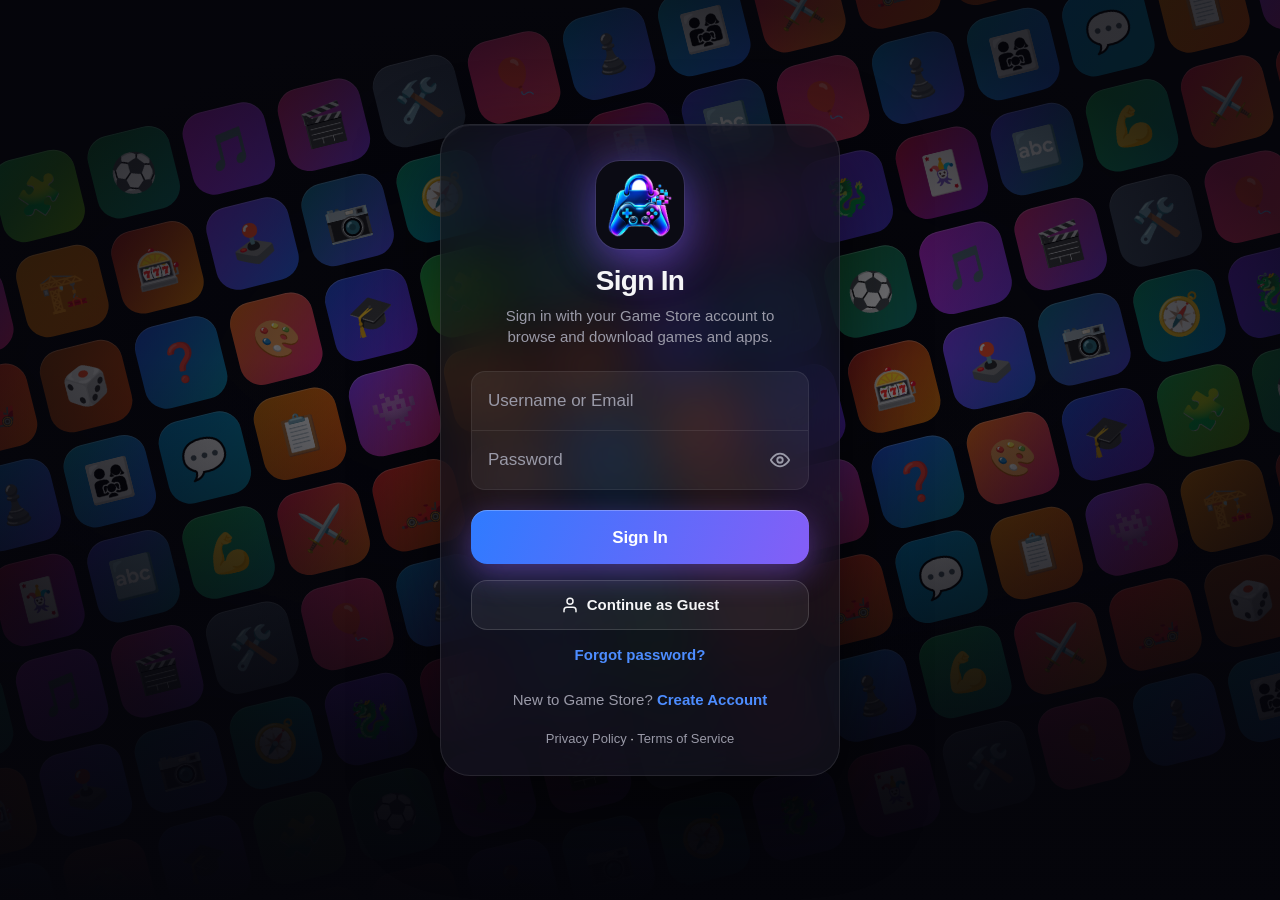
<file: donate.html>
<!doctype html>
<html lang="en">
<head>
  <meta charset="utf-8">
  <meta name="viewport" content="width=device-width, initial-scale=1, viewport-fit=cover">
  <meta name="theme-color" content="#f4f5f7" media="(prefers-color-scheme: light)">
  <meta name="theme-color" content="#000000" media="(prefers-color-scheme: dark)">
  <meta name="robots" content="noindex">
  <title>Become a VIP · Game Store</title>
  <link rel="icon" href="assets/icons/favicon.ico" sizes="any">
  <link rel="icon" href="assets/icons/favicon-32.png" type="image/png" sizes="32x32">
  <link rel="apple-touch-icon" href="assets/icons/apple-touch-icon.png">
  <link rel="manifest" href="manifest.webmanifest">
  <link rel="stylesheet" href="assets/style.css?v=20260929t">
  <script type="text/javascript">
    (function(c,l,a,r,i,t,y){
        c[a]=c[a]||function(){(c[a].q=c[a].q||[]).push(arguments)};
        t=l.createElement(r);t.async=1;t.src="https://www.clarity.ms/tag/"+i;
        y=l.getElementsByTagName(r)[0];y.parentNode.insertBefore(t,y);
    })(window, document, "clarity", "script", "z44ygem4ph");
  </script>
  <style>
    .vip { max-width: 560px; margin: 0 auto; padding-bottom: 120px; }
    .vip .back { margin-bottom: 8px; }

    /* Hero */
    .vip-hero {
      position: relative; overflow: hidden; text-align: center; color: #fff;
      padding: 40px 24px 34px; border-radius: 28px; margin-top: 4px;
      background:
        radial-gradient(120% 90% at 85% -10%, rgba(255, 196, 82, .55), transparent 55%),
        radial-gradient(90% 80% at 0% 110%, rgba(236, 72, 153, .5), transparent 60%),
        linear-gradient(135deg, #3b2bd6, #7c3aed 55%, #c026d3);
      box-shadow: 0 24px 60px -20px rgba(124, 58, 237, .65);
    }
    .vip-hero::before {            /* soft sheen */
      content: ""; position: absolute; inset: 0; pointer-events: none;
      background: linear-gradient(115deg, rgba(255, 255, 255, .18), transparent 35%);
    }
    .vip-crown {
      position: relative; width: 72px; height: 72px; margin: 0 auto 18px; border-radius: 22px;
      display: grid; place-items: center;
      background: linear-gradient(145deg, #ffe08a, #f5a524);
      box-shadow: 0 14px 30px -8px rgba(245, 165, 36, .8), inset 0 2px 0 rgba(255, 255, 255, .6);
      animation: vip-float 3.6s ease-in-out infinite;
    }
    @keyframes vip-float { 50% { transform: translateY(-6px) rotate(-3deg); } }
    .vip-hero h1 { position: relative; margin: 0; font-size: 30px; line-height: 1.15; letter-spacing: -.02em; }
    .vip-hero p { position: relative; margin: 10px auto 0; max-width: 360px; opacity: .88; }
    .vip-price { position: relative; margin-top: 22px; display: inline-flex; align-items: baseline; gap: 8px;
      padding: 10px 20px; border-radius: 999px; background: rgba(255, 255, 255, .16);
      border: 1px solid rgba(255, 255, 255, .28); backdrop-filter: blur(10px); -webkit-backdrop-filter: blur(10px); }
    .vip-price b { font-size: 34px; letter-spacing: -.03em; line-height: 1; }
    .vip-price span { font-size: 13px; opacity: .85; }

    /* Sections */
    .vip h2 { font-size: 13px; text-transform: uppercase; letter-spacing: .08em; color: var(--muted); margin: 30px 4px 12px; }
    .vip-perks { display: grid; gap: 10px; }
    .vip-perk { display: flex; gap: 14px; align-items: center; padding: 14px 16px; border-radius: 18px;
      background: var(--surface); border: 1px solid var(--border); }
    .vip-perk .ic { flex: none; width: 42px; height: 42px; border-radius: 13px; display: grid; place-items: center; color: #fff; }
    .vip-perk:nth-child(1) .ic { background: linear-gradient(135deg, #3b8bff, #7c3aed); }
    .vip-perk:nth-child(2) .ic { background: linear-gradient(135deg, #31c46b, #0ea5a4); }
    .vip-perk:nth-child(3) .ic { background: linear-gradient(135deg, #f5a524, #ec4899); }
    .vip-perk strong { display: block; font-size: 15px; }
    .vip-perk span.t { color: var(--muted); font-size: 13.5px; }

    .vip-steps { counter-reset: s; display: grid; gap: 0; margin: 0; padding: 4px 16px; list-style: none;
      border-radius: 18px; background: var(--surface); border: 1px solid var(--border); }
    .vip-steps li { counter-increment: s; display: flex; gap: 14px; align-items: center; padding: 13px 0; }
    .vip-steps li + li { border-top: 1px solid var(--border); }
    .vip-steps li::before { content: counter(s); flex: none; width: 26px; height: 26px; border-radius: 50%;
      display: grid; place-items: center; font-size: 13px; font-weight: 700; color: var(--accent);
      background: color-mix(in srgb, var(--accent) 14%, transparent); }

    .vip-trust { display: flex; flex-wrap: wrap; gap: 8px 16px; justify-content: center; margin: 22px 0 6px;
      color: var(--muted); font-size: 13px; }
    .vip-trust span { display: inline-flex; align-items: center; gap: 6px; }

    .vip details { border-radius: 16px; background: var(--surface); border: 1px solid var(--border); padding: 0 16px; margin-bottom: 8px; }
    .vip summary { cursor: pointer; list-style: none; padding: 14px 0; font-weight: 600; display: flex; justify-content: space-between; gap: 12px; }
    .vip summary::-webkit-details-marker { display: none; }
    .vip summary::after { content: "+"; color: var(--muted); font-size: 20px; line-height: 1; }
    .vip details[open] summary::after { content: "–"; }
    .vip details p { margin: 0 0 14px; color: var(--muted); font-size: 14px; }

    /* Pay bar: pinned above the tab bar on phones */
    .vip-cta { position: sticky; bottom: 92px; z-index: 5; margin-top: 26px; padding: 12px; border-radius: 22px;
      background: color-mix(in srgb, var(--bg) 78%, transparent); backdrop-filter: saturate(180%) blur(16px);
      -webkit-backdrop-filter: saturate(180%) blur(16px); border: 1px solid var(--border); }
    .vip-pay { position: relative; width: 100%; height: 56px; border: 0; border-radius: 16px; cursor: pointer; color: #fff;
      font-size: 17px; font-weight: 700; letter-spacing: -.01em;
      background: linear-gradient(110deg, #3b8bff, #7c3aed 55%, #ec4899) 0 0 / 200% 100%;
      box-shadow: 0 12px 28px -8px rgba(124, 58, 237, .7), inset 0 1px 0 rgba(255, 255, 255, .25);
      transition: background-position .5s, transform .12s; }
    .vip-pay:hover { background-position: 100% 0; }
    .vip-pay:active { transform: scale(.98); }
    .vip-pay:disabled { opacity: .7; cursor: default; }
    .vip-msg:empty { display: none; }
    .vip-msg { margin: 8px 0 0; text-align: center; font-size: 13.5px; color: var(--muted); }
    .vip-msg.err { color: var(--danger); }
    .vip-done { text-align: center; padding: 20px 12px 8px; }
    .vip-done b { display: block; font-size: 17px; margin-bottom: 4px; }
    @media (prefers-reduced-motion: reduce) { .vip-crown { animation: none; } }
  </style>
  <script>
    if (localStorage.getItem('me_active') !== '1') {
      document.documentElement.classList.add('auth-pending');
    }
  </script>
  <style>
    html.auth-pending main.wrap { visibility: hidden !important; }
  </style>
</head>
<body data-auth="required">
  <main class="wrap vip">
    <a class="back" id="backLink" href="./">
      <svg width="20" height="20" viewBox="0 0 24 24" fill="none" stroke="currentColor" stroke-width="2.2" stroke-linecap="round" stroke-linejoin="round"><path d="m15 18-6-6 6-6"/></svg>
      Store
    </a>

    <section class="vip-hero">
      <div class="vip-crown" aria-hidden="true">
        <svg width="50" height="50" viewBox="0 0 48 48" fill="none">
          <path d="M6 16l9 9 9-14 9 14 9-9-3 19H9L6 16Z" fill="#7a4a00"/>
          <path d="M6 16l9 9 9-14 9 14 9-9-3 19H9L6 16Z" fill="url(#cg)" opacity=".35"/>
          <circle cx="6" cy="14" r="3" fill="#7a4a00"/><circle cx="24" cy="9" r="3.4" fill="#7a4a00"/><circle cx="42" cy="14" r="3" fill="#7a4a00"/>
          <rect x="10" y="37" width="28" height="4" rx="2" fill="#7a4a00"/>
          <circle cx="24" cy="29" r="3" fill="#ffe08a"/><circle cx="15" cy="31" r="1.8" fill="#ffe08a"/><circle cx="33" cy="31" r="1.8" fill="#ffe08a"/>
          <defs><linearGradient id="cg" x1="0" y1="0" x2="0" y2="1"><stop stop-color="#fff"/><stop offset="1" stop-color="#fff" stop-opacity="0"/></linearGradient></defs>
        </svg>
      </div>
      <h1>Become VIP</h1>
      <p>Unlock every premium game and app. Pay once, keep it forever.</p>
      <div class="vip-price"><b>$10</b><span>one-time · no subscription</span></div>
    </section>

    <h2>What you get</h2>
    <div class="vip-perks">
      <div class="vip-perk">
        <div class="ic"><svg width="22" height="22" viewBox="0 0 24 24" fill="none" stroke="currentColor" stroke-width="2.2" stroke-linecap="round" stroke-linejoin="round"><path d="M12 4v11m0 0-4.5-4.5M12 15l4.5-4.5M5 20h14"/></svg></div>
        <div><strong>Every premium download</strong><span class="t">All premium games and apps, today and in the future.</span></div>
      </div>
      <div class="vip-perk">
        <div class="ic"><svg width="22" height="22" viewBox="0 0 24 24" fill="none" stroke="currentColor" stroke-width="2.2" stroke-linecap="round" stroke-linejoin="round"><path d="M12 8v4l3 2"/><circle cx="12" cy="12" r="9"/></svg></div>
        <div><strong>Lifetime access</strong><span class="t">One payment. No renewals, nothing to cancel.</span></div>
      </div>
      <div class="vip-perk">
        <div class="ic"><svg width="22" height="22" viewBox="0 0 24 24" fill="none" stroke="currentColor" stroke-width="2.2" stroke-linecap="round" stroke-linejoin="round"><path d="M20.8 5.6a5 5 0 0 0-7.1 0L12 7.3l-1.7-1.7a5 5 0 0 0-7.1 7.1L12 21.5l8.8-8.8a5 5 0 0 0 0-7.1Z"/></svg></div>
        <div><strong>Support the store</strong><span class="t">Your VIP membership keeps new games coming.</span></div>
      </div>
    </div>

    <h2>How it works</h2>
    <ol class="vip-steps">
      <li>Tap the button below to open the secure payment window.</li>
      <li>Pay $10 with a card or wallet.</li>
      <li>You become VIP right away and every game unlocks.</li>
    </ol>

    <div class="vip-trust">
      <span><svg width="15" height="15" viewBox="0 0 24 24" fill="none" stroke="currentColor" stroke-width="2.2" stroke-linecap="round" stroke-linejoin="round"><rect x="4" y="11" width="16" height="10" rx="2"/><path d="M8 11V7a4 4 0 0 1 8 0v4"/></svg>Secure checkout</span>
      <span><svg width="15" height="15" viewBox="0 0 24 24" fill="none" stroke="currentColor" stroke-width="2.2" stroke-linecap="round" stroke-linejoin="round"><rect x="2" y="5" width="20" height="14" rx="2"/><path d="M2 10h20"/></svg>Cards &amp; wallets</span>
      <span><svg width="15" height="15" viewBox="0 0 24 24" fill="none" stroke="currentColor" stroke-width="2.2" stroke-linecap="round" stroke-linejoin="round"><path d="M20 6 9 17l-5-5"/></svg>No card stored here</span>
    </div>

    <h2>Questions</h2>
    <details><summary>Is it a subscription?</summary><p>No. $10 is charged once and your VIP membership never expires.</p></details>
    <details><summary>Do free games cost anything?</summary><p>No. Free games stay free for everyone. VIP only unlocks the premium ones.</p></details>
    <details><summary>What if my payment does not go through?</summary><p>You are not charged. Try again, or message us from the Support chat in your account.</p></details>

    <div class="vip-cta" id="cta">
      <button class="vip-pay" id="pay" type="button">Buy Lifetime VIP Membership - $10</button>
      <p class="vip-msg" id="msg" role="status"></p>
      <p style="text-align:center;font-size:12px;color:var(--muted);margin-top:10px;line-height:1.5;">
        Payments are securely processed by <strong>Paddle.com</strong>, our Merchant of Record.<br>
        By continuing, you agree to our <a href="terms.html" style="color:inherit;text-decoration:underline;">Terms of Service &amp; Refund Policy</a> and <a href="privacy.html" style="color:inherit;text-decoration:underline;">Privacy Policy</a>.
      </p>
    </div>
  </main>

  <nav class="tabbar" id="tabbar" aria-label="Main"></nav>

  <script src="assets/common.js?v=20261015a"></script>
  <script>
    // Premium Download buttons lead here (?from=<game slug>). The server decides the price; this page only starts the checkout.
    const from = (new URLSearchParams(location.search).get('from') || '').replace(/[^a-z0-9-]/g, '');
    const btn = document.getElementById('pay'), msg = document.getElementById('msg');
    const gameUrl = from ? 'game.html?slug=' + encodeURIComponent(from) : './';
    if (from) document.getElementById('backLink').href = gameUrl;

    api('me').then(r => {
      if (r.vip || r.admin) {
        const cta = document.getElementById('cta');
        cta.style.position = 'static';
        cta.innerHTML = `<div class="vip-done"><b>You are a VIP member</b>
          <span class="muted">Every premium game is unlocked.</span><br><br>
          <a class="btn" href="${gameUrl}">${from ? 'Back to the game' : 'Browse games'}</a></div>`;
      }
    }).catch(() => {});

    btn.addEventListener('click', async () => {
      btn.disabled = true;
      msg.className = 'vip-msg';
      msg.textContent = 'Opening the secure payment page…';
      try {
        const go = await api('pay_checkout', { body: { from } });
        if (go.method === 'redirect') { location.href = go.url; return; }
        const f = Object.assign(document.createElement('form'), { method: 'post', action: go.url });
        for (const [k, v] of Object.entries(go.fields || {})) f.append(Object.assign(document.createElement('input'), { type: 'hidden', name: k, value: v }));
        document.body.append(f);
        f.submit();
      } catch (err) {
        if (err.status === 401 || err.message === 'Login required') {
          location.href = loginUrl();
          return;
        }
        msg.className = 'vip-msg err';
        msg.textContent = err.message;
        btn.disabled = false;
      }
    });
  </script>
</body>
</html>
</file>
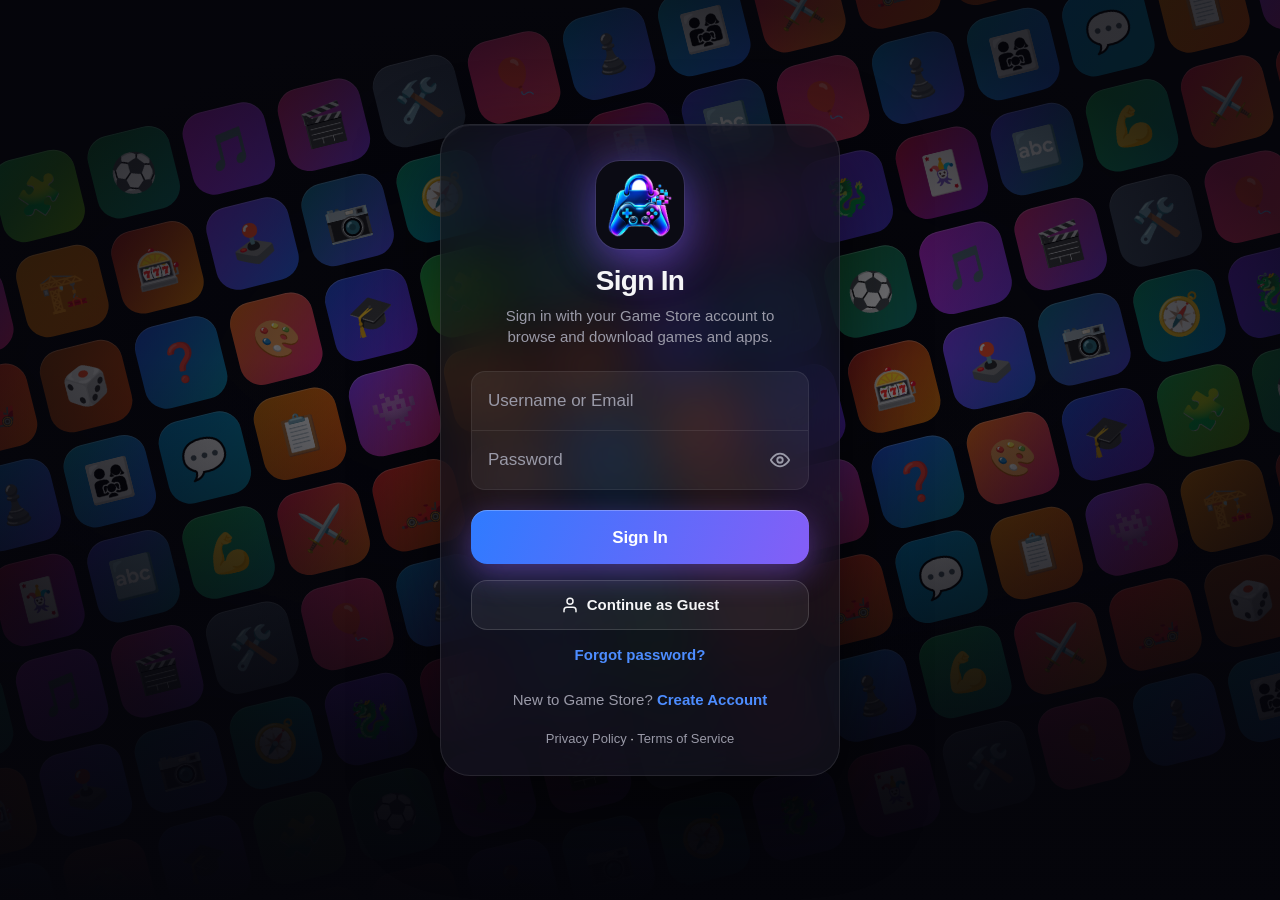
<file: game.html>
<!doctype html>
<html lang="en">
<head>
  <meta charset="utf-8">
  <meta name="viewport" content="width=device-width, initial-scale=1, viewport-fit=cover">
  <meta name="theme-color" content="#f4f5f7" media="(prefers-color-scheme: light)">
  <meta name="theme-color" content="#000000" media="(prefers-color-scheme: dark)">
  <title>Game Store</title>
  <link rel="icon" href="assets/icons/favicon.ico" sizes="any">
  <link rel="icon" href="assets/icons/favicon-32.png" type="image/png" sizes="32x32">
  <link rel="apple-touch-icon" href="assets/icons/apple-touch-icon.png">
  <link rel="manifest" href="manifest.webmanifest">
  <link rel="stylesheet" href="assets/style.css?v=20260929t">
  <script type="text/javascript">
    (function(c,l,a,r,i,t,y){
        c[a]=c[a]||function(){(c[a].q=c[a].q||[]).push(arguments)};
        t=l.createElement(r);t.async=1;t.src="https://www.clarity.ms/tag/"+i;
        y=l.getElementsByTagName(r)[0];y.parentNode.insertBefore(t,y);
    })(window, document, "clarity", "script", "z44ygem4ph");
  </script>
  <script>
    if (localStorage.getItem('me_active') !== '1') {
      document.documentElement.classList.add('auth-pending');
    }
  </script>
  <style>
    html.auth-pending main.wrap { visibility: hidden !important; }
  </style>
</head>
<body data-auth="required">
  <main class="wrap detail" id="app">
    <a class="back" href="./">
      <svg width="20" height="20" viewBox="0 0 24 24" fill="none" stroke="currentColor" stroke-width="2.2" stroke-linecap="round" stroke-linejoin="round"><path d="m15 18-6-6 6-6"/></svg>
      Store
    </a>
    <div id="content"></div>
  </main>

  <nav class="tabbar" id="tabbar" aria-label="Main"></nav>

  <script src="assets/common.js?v=20261015a"></script>
  <script>
    const el = document.getElementById('content');
    // Back goes through history (instant, keeps the list as it was) when we came from the store itself.
    document.querySelector('a.back').addEventListener('click', e => {
      if (history.length > 1 && document.referrer.startsWith(location.origin)) { e.preventDefault(); history.back(); }
    });
    document.getElementById('tabbar').innerHTML = tabBarHTML();
    mountAccountButton();
    const slug = new URLSearchParams(location.search).get('slug') || '';

    const skelStat = `<div class="stat">${skelLine('60%', 10)}${skelLine('45%', 14)}</div>`;
    el.innerHTML = `<div aria-hidden="true">
        <div class="hero">
          <div class="icon wait lg"></div>
          <div class="hero-info">${skelLine('65%', 24)}${skelLine('40%')}<span class="skel" style="width:120px;height:40px;border-radius:999px;margin-top:14px"></span></div>
        </div>
        <div class="stats">${skelStat.repeat(4)}</div>
        <h2 class="section-title">${skelLine('90px', 20)}</h2>
        ${skelLine('100%')}${skelLine('95%')}${skelLine('70%')}
      </div>`;

    const dlIcon = '<svg width="16" height="16" viewBox="0 0 24 24" fill="none" stroke="currentColor" stroke-width="2.4" stroke-linecap="round" stroke-linejoin="round"><path d="M12 4v11m0 0-4.5-4.5M12 15l4.5-4.5M5 20h14"/></svg>';

    // Inside the iOS app a tapped IPA download is handed to LiveContainer (installs by itself), so the button becomes Play.
    const inApp = IN_APP;
    const isIOS = /iPhone|iPad|iPod/.test(navigator.userAgent) || (navigator.platform === 'MacIntel' && navigator.maxTouchPoints > 1);
    const lc = inApp || isIOS;                    // IPA games install into and run from LiveContainer (in the app and in Safari / the home-screen icon)
    const playIcon = '<svg width="16" height="16" viewBox="0 0 24 24" fill="currentColor" aria-hidden="true"><path d="M7 4.5v15a1 1 0 0 0 1.5.86l12.5-7.5a1 1 0 0 0 0-1.72L8.5 3.64A1 1 0 0 0 7 4.5Z"/></svg>';
    const isInstalled = () => installedHas(slug);
    const isIpa = v => !String(v.download_url).includes('apps.apple.com');

    // Premium games need VIP: the server hides their links from other members, so Download leads to the donate page.
    let locked = false;

    function dlLink(v, label, cls = 'btn') {
      if (locked) return `<a class="${cls}" href="donate.html?from=${encodeURIComponent(slug)}">${dlIcon}${esc(label)}</a>`;
      if (lc && isInstalled() && isIpa(v)) {
        return `<a class="${cls}" href="#" data-play="${esc(v.version)}">${playIcon}Play</a>`;
      }
      return `<a class="${cls}" href="${esc(asset(v.download_url))}" rel="nofollow noopener" target="_blank" data-dl="${esc(v.version)}">${dlIcon}${esc(label)}</a>`;
    }

    // Screenshots: App Store images are resized by the URL (e.g. .../320x480bb.jpg -> .../600x0w.jpg).
    const SHOT_SIZE = /\/\d+x\d+[a-z]*\.(jpe?g|png|webp)$/i;
    const shotSrc = (u, w) => /mzstatic\.com\//.test(u) ? u.replace(SHOT_SIZE, `/${w}x0w.$1`) : asset(u);

    const allShots = it => [...(it.screenshots || []), ...(it.ipad_screenshots || [])];
    // Plain white chevron; a soft shadow (CSS) keeps it readable on bright screenshots.
    const chevron = d => `<svg width="30" height="30" viewBox="0 0 24 24" fill="none" stroke="currentColor" stroke-width="2.6" stroke-linecap="round" stroke-linejoin="round" aria-hidden="true"><path d="${d}"/></svg>`;

    // iPhone then iPad screenshots in one row, with left / right arrows to move through them.
    function shotsHTML(it) {
      const list = allShots(it);
      if (!list.length) return '';
      return `<h2 class="section-title">Preview</h2>
        <div class="shots-box">
          <button type="button" class="shots-nav prev" data-dir="-1" aria-label="Previous screenshots" hidden>${chevron('m15 18-6-6 6-6')}</button>
          <div class="shots">${list.map((u, j) =>
            `<button type="button" class="shot" data-i="${j}" aria-label="Open screenshot ${j + 1}"><img class="shot-fill" src="${esc(shotSrc(u, 600))}" alt="" loading="lazy" aria-hidden="true"><img src="${esc(shotSrc(u, 600))}" alt="" loading="lazy"></button>`).join('')}</div>
          <button type="button" class="shots-nav next" data-dir="1" aria-label="Next screenshots" hidden>${chevron('m9 18 6-6-6-6')}</button>
        </div>`;
    }

    // Full-screen viewer: swipe between the screenshots of one set.
    function openShots(list, start) {
      const dlg = document.createElement('dialog');
      dlg.className = 'shot-view';
      dlg.innerHTML = `<button type="button" class="shot-close" aria-label="Close">&times;</button>
        <div class="shot-track">${list.map(u => `<img src="${esc(shotSrc(u, 1080))}" alt="">`).join('')}</div>`;
      document.body.append(dlg);
      document.body.style.overflow = 'hidden';
      dlg.addEventListener('close', () => { dlg.remove(); document.body.style.overflow = ''; });
      dlg.addEventListener('click', e => { if (e.target.closest('.shot-close') || e.target.classList.contains('shot-track')) dlg.close(); });
      dlg.showModal();
      const track = dlg.querySelector('.shot-track');
      track.scrollLeft = track.clientWidth * start;
    }

    const chevDown = '<svg width="14" height="14" viewBox="0 0 24 24" fill="none" stroke="currentColor" stroke-width="2.6" stroke-linecap="round" stroke-linejoin="round" aria-hidden="true"><path d="m6 9 6 6 6-6"/></svg>';

    let current = null;
    const bundleNames = {};                       // version -> .app name, fetched while the page is open (the app goes to the background on Download)
    function render(it) {
      current = it;
      const lv = it.versions?.[0];
      if (lc && lv && isIpa(lv) && !(lv.version in bundleNames)) {
        bundleNames[lv.version] = '';
        fetchBundleName(slug, lv.version).then(n => {
          bundleNames[lv.version] = n;
          const e = installedList().find(x => x.slug === slug);
          if (n && e && e.version === String(lv.version)) installedSetBundle(slug, n);
        });
      }
      document.title = it.seo?.title || it.name;
      document.getElementById('tabbar').innerHTML = tabBarHTML(it.type || 'game');
      const latest = it.versions?.[0];
      const stat = (k, v) => `<div class="stat"><div class="k">${k}</div><div class="v" title="${esc(v)}">${esc(v || '—')}</div></div>`;

      // Version history: flat rows with dividers (App Store style), no card boxes.
      const versions = (it.versions || []).map((v, i) => `
        <div class="ver">
          <div class="ver-main">
            <div class="ver-head">
              <strong>v${esc(String(v.version).replace(/^v/i, ''))}</strong>
              ${i === 0 ? '<span class="badge">Latest</span>' : ''}
            </div>
            <div class="ver-meta">${esc([fmtDate(v.release_date), fmtSize(v.size_mb)].filter(Boolean).join(' · '))}</div>
          </div>
          ${dlLink(v, 'Download', i === 0 ? 'btn sm' : 'btn sm ghost')}
          ${v.changelog ? `<div class="ver-notes-wrap clamp">
            <p class="ver-notes">${esc(v.changelog)}</p>
            <button type="button" class="link-btn ver-more" aria-label="Show more" aria-expanded="false">${chevDown}</button>
          </div>` : ''}
        </div>`).join('');

      el.innerHTML = `
        <div class="hero">
          ${iconHTML(it, 'lg')}
          <div class="hero-info">
            <h1>${esc(it.name)}</h1>
            <div class="dev">${esc(it.developer || catLabel(it.category))}</div>
            ${latest ? dlLink(latest, 'Download') : ''}
            ${lc && latest && isInstalled() && isIpa(latest) ? '<a class="how-install" href="#" data-redownload>Download again</a>' : ''}
            ${latest && !locked && !latest.download_url.includes('apps.apple.com') ? `<a class="how-install" href="install.html?from=${encodeURIComponent(it.slug)}">How to install IPA</a>` : ''}
          </div>
        </div>

        <div class="stats">
          ${stat('Version', it.latest_version)}
          ${stat('Size', fmtSize(latest?.size_mb))}
          ${it.category
            ? `<div class="stat"><div class="k">Category</div><div class="v"><a href="./?type=${encodeURIComponent(it.type || 'game')}&cat=${encodeURIComponent(it.category)}">${esc(catLabel(it.category))}</a></div></div>`
            : stat('Category', '')}
          ${stat('Requires', it.min_ios ? 'iOS ' + it.min_ios : '')}
        </div>

        ${shotsHTML(it)}

        ${it.description || it.short_description ? `
          <h2 class="section-title">About</h2>
          <div class="desc-wrap clamp">
            <p class="desc">${descHtml(it.description || it.short_description)}</p>
            <button type="button" class="link-btn desc-more">more</button>
          </div>` : ''}

        <h2 class="section-title">Versions <small>${it.versions?.length || 0}</small></h2>
        <div class="versions">${versions || '<p class="muted">No versions yet.</p>'}</div>
      `;

      const row = el.querySelector('.shots');
      if (row) {
        const [prev, next] = el.querySelectorAll('.shots-nav');
        // Arrows only where there is more to see in that direction.
        const syncNav = () => {
          prev.hidden = row.scrollLeft <= 4;
          next.hidden = row.scrollLeft + row.clientWidth >= row.scrollWidth - 4;
        };
        row.addEventListener('scroll', syncNav, { passive: true });
        row.querySelectorAll('img').forEach(img => img.addEventListener('load', syncNav));
        addEventListener('resize', syncNav);
        syncNav();
        [prev, next].forEach(b => b.addEventListener('click', () =>
          row.scrollBy({ left: +b.dataset.dir * row.clientWidth * 0.8, behavior: 'smooth' })));
        row.addEventListener('click', e => {
          const shot = e.target.closest('.shot');
          if (shot) openShots(allShots(it), +shot.dataset.i);
        });
      }

      // Version notes: 2 lines with an arrow that opens and closes them; no button when they fit.
      el.querySelectorAll('.ver-notes-wrap').forEach(wrap => {
        const p = wrap.querySelector('.ver-notes');
        const btn = wrap.querySelector('.ver-more');
        if (p.scrollHeight <= p.clientHeight + 1) { wrap.classList.remove('clamp'); btn.remove(); return; }
        btn.addEventListener('click', () => {
          const open = wrap.classList.toggle('clamp') === false;
          wrap.classList.toggle('open', open);
          btn.setAttribute('aria-expanded', open);
          btn.setAttribute('aria-label', open ? 'Show less' : 'Show more');
        });
      });

      // About: show 5 lines with "more", like the App Store; no button when it already fits.
      const wrap = el.querySelector('.desc-wrap');
      if (wrap) {
        const p = wrap.querySelector('.desc');
        const btn = wrap.querySelector('.desc-more');
        if (p.scrollHeight <= p.clientHeight + 1) wrap.classList.remove('clamp');
        else btn.addEventListener('click', () => {
          const open = wrap.classList.toggle('clamp') === false;
          wrap.classList.toggle('open', open);
          btn.textContent = open ? 'less' : 'more';
          // Folding a long text can leave the page scrolled past it: bring the About heading back.
          if (!open && wrap.getBoundingClientRect().top < 0) wrap.previousElementSibling.scrollIntoView({ block: 'start' });
        });
      }
    }

    // Record the tap for the admin's Downloads tab (signed-in members only; the server ignores guests).
    el.addEventListener('click', e => {
      const play = e.target.closest('[data-play]');
      if (play) {
        e.preventDefault();
        playInstalled(slug, play.dataset.play);
        return;
      }
      const again = e.target.closest('[data-redownload]');
      if (again) { e.preventDefault(); installedRemove(slug); render(current); return; }

      const a = e.target.closest('[data-dl]');
      if (!a) return;
      api('track_download', { body: { slug, version: a.dataset.dl } }).catch(() => {});
      // Outside the app (Safari, the home-screen icon) an .ipa link would open Safari and download a file nothing can
      // install: hand it to LiveContainer instead, like the iOS app does.
      const toLC = !inApp && isIOS && /\.ipa$/i.test(new URL(a.href).pathname);
      if (toLC) {
        e.preventDefault();
        setTimeout(() => openLiveContainer('livecontainer://install?url=' + encodeURIComponent(a.href)), 0);
      }
      if (toLC || (inApp && !a.href.includes('apps.apple.com'))) {
        if (current) installedAdd(current, a.dataset.dl, bundleNames[a.dataset.dl]);
        // Let the tap hand off to LiveContainer first, then swap Download for Play.
        setTimeout(() => { if (current) render(current); }, 800);
      }
    });

    if (!slug) {
      el.innerHTML = '<p class="empty">Game not found.</p>';
    } else {
      api('get', { params: { slug } })
        .then(r => {
          locked = !!r.item.locked;
          render(r.item);
        })
        .catch(err => { el.innerHTML = `<p class="empty">${err.status === 404 ? 'Game not found.' : esc(err.message)}</p>`; });
    }
  </script>
</body>
</html>
</file>
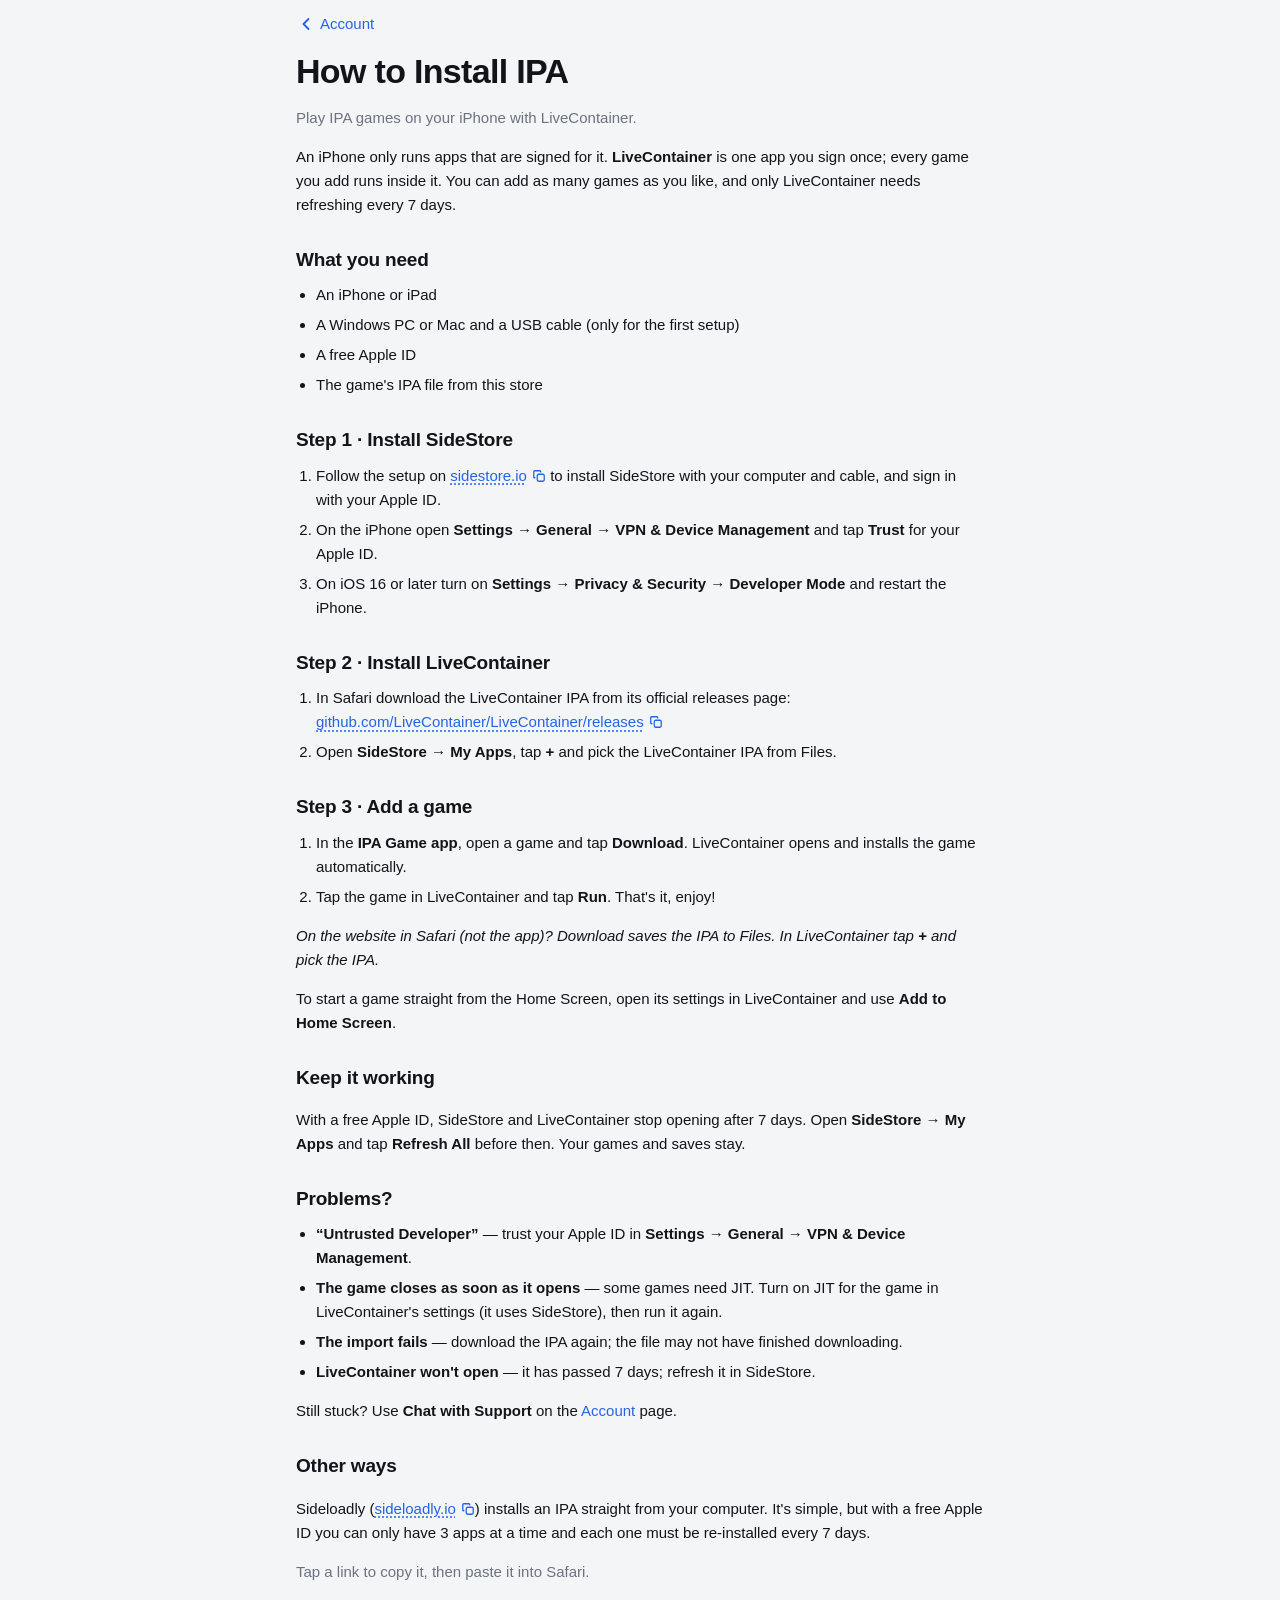
<file: install.html>
<!doctype html>
<html lang="en">
<head>
  <meta charset="utf-8">
  <meta name="viewport" content="width=device-width, initial-scale=1, viewport-fit=cover">
  <meta name="theme-color" content="#f4f5f7" media="(prefers-color-scheme: light)">
  <meta name="theme-color" content="#000000" media="(prefers-color-scheme: dark)">
  <meta name="description" content="How to install an IPA from Game Store on your iPhone with LiveContainer.">
  <title>How to Install IPA · Game Store</title>
  <link rel="icon" href="assets/icons/favicon.ico" sizes="any">
  <link rel="icon" href="assets/icons/favicon-32.png" type="image/png" sizes="32x32">
  <link rel="apple-touch-icon" href="assets/icons/apple-touch-icon.png">
  <link rel="manifest" href="manifest.webmanifest">
  <link rel="stylesheet" href="assets/style.css?v=20260929t">
  <script type="text/javascript">
    (function(c,l,a,r,i,t,y){
        c[a]=c[a]||function(){(c[a].q=c[a].q||[]).push(arguments)};
        t=l.createElement(r);t.async=1;t.src="https://www.clarity.ms/tag/"+i;
        y=l.getElementsByTagName(r)[0];y.parentNode.insertBefore(t,y);
    })(window, document, "clarity", "script", "z44ygem4ph");
  </script>
</head>
<body>
  <!-- Public page: linked from the Account page and from IPA downloads. -->
  <main class="wrap legal">
    <a class="back" id="backLink" href="account.html">
      <svg width="20" height="20" viewBox="0 0 24 24" fill="none" stroke="currentColor" stroke-width="2.2" stroke-linecap="round" stroke-linejoin="round"><path d="m15 18-6-6 6-6"/></svg>
      <span>Account</span>
    </a>
    <h1 class="page-title">How to Install IPA</h1>
    <p class="muted">Play IPA games on your iPhone with LiveContainer.</p>

    <p>An iPhone only runs apps that are signed for it. <strong>LiveContainer</strong> is one app you sign once;
      every game you add runs inside it. You can add as many games as you like, and only LiveContainer needs
      refreshing every 7 days.</p>

    <h2>What you need</h2>
    <ul>
      <li>An iPhone or iPad</li>
      <li>A Windows PC or Mac and a USB cable (only for the first setup)</li>
      <li>A free Apple ID</li>
      <li>The game's IPA file from this store</li>
    </ul>

    <h2>Step 1 · Install SideStore</h2>
    <ol>
      <li>Follow the setup on <button type="button" class="copy-link" data-copy="https://sidestore.io">sidestore.io</button> to install
        SideStore with your computer and cable, and sign in with your Apple ID.</li>
      <li>On the iPhone open <strong>Settings → General → VPN &amp; Device Management</strong> and tap
        <strong>Trust</strong> for your Apple ID.</li>
      <li>On iOS 16 or later turn on <strong>Settings → Privacy &amp; Security → Developer Mode</strong> and restart
        the iPhone.</li>
    </ol>

    <h2>Step 2 · Install LiveContainer</h2>
    <ol>
      <li>In Safari download the LiveContainer IPA from its official releases page:
        <button type="button" class="copy-link" data-copy="https://github.com/LiveContainer/LiveContainer/releases">github.com/LiveContainer/LiveContainer/releases</button></li>
      <li>Open <strong>SideStore → My Apps</strong>, tap <strong>+</strong> and pick the LiveContainer IPA from Files.</li>
    </ol>

    <h2>Step 3 · Add a game</h2>
    <ol>
      <li>In the <strong>IPA Game app</strong>, open a game and tap <strong>Download</strong>. LiveContainer opens
        and installs the game automatically.</li>
      <li>Tap the game in LiveContainer and tap <strong>Run</strong>. That's it, enjoy!</li>
    </ol>
    <p><em>On the website in Safari (not the app)? Download saves the IPA to Files. In LiveContainer tap <strong>+</strong>
      and pick the IPA.</em></p>
    <p>To start a game straight from the Home Screen, open its settings in LiveContainer and use
      <strong>Add to Home Screen</strong>.</p>

    <h2>Keep it working</h2>
    <p>With a free Apple ID, SideStore and LiveContainer stop opening after 7 days. Open
      <strong>SideStore → My Apps</strong> and tap <strong>Refresh All</strong> before then. Your games and saves stay.</p>

    <h2>Problems?</h2>
    <ul>
      <li><strong>“Untrusted Developer”</strong> — trust your Apple ID in <strong>Settings → General → VPN &amp; Device
        Management</strong>.</li>
      <li><strong>The game closes as soon as it opens</strong> — some games need JIT. Turn on JIT for the game in
        LiveContainer's settings (it uses SideStore), then run it again.</li>
      <li><strong>The import fails</strong> — download the IPA again; the file may not have finished downloading.</li>
      <li><strong>LiveContainer won't open</strong> — it has passed 7 days; refresh it in SideStore.</li>
    </ul>
    <p>Still stuck? Use <strong>Chat with Support</strong> on the <a href="account.html">Account</a> page.</p>

    <h2>Other ways</h2>
    <p>Sideloadly (<button type="button" class="copy-link" data-copy="https://sideloadly.io">sideloadly.io</button>) installs an IPA straight from your
      computer. It's simple, but with a free Apple ID you can only have 3 apps at a time and each one must be
      re-installed every 7 days.</p>
    <p class="muted">Tap a link to copy it, then paste it into Safari.</p>
  </main>

  <script src="assets/common.js?v=20261015a"></script>
  <script>
    // Opened from a game page (?from=<slug>): the back link returns to that game instead of the Account page.
    const from = new URLSearchParams(location.search).get('from') || '';
    if (/^[\w-]+$/.test(from)) {
      const back = document.getElementById('backLink');
      back.href = 'game.html?slug=' + encodeURIComponent(from);
      back.querySelector('span').textContent = 'Game';
    }

    // Outside sites are shown as copy-only links: tap to copy the address instead of opening it.
    async function copyText(text) {
      try {
        await navigator.clipboard.writeText(text);
      } catch {
        const t = Object.assign(document.createElement('textarea'), { value: text });
        document.body.append(t);
        t.select();
        document.execCommand('copy');
        t.remove();
      }
    }
    document.addEventListener('click', async e => {
      const b = e.target.closest('[data-copy]');
      if (!b) return;
      await copyText(b.dataset.copy);
      toast('Link copied');
    });
  </script>
</body>
</html>
</file>
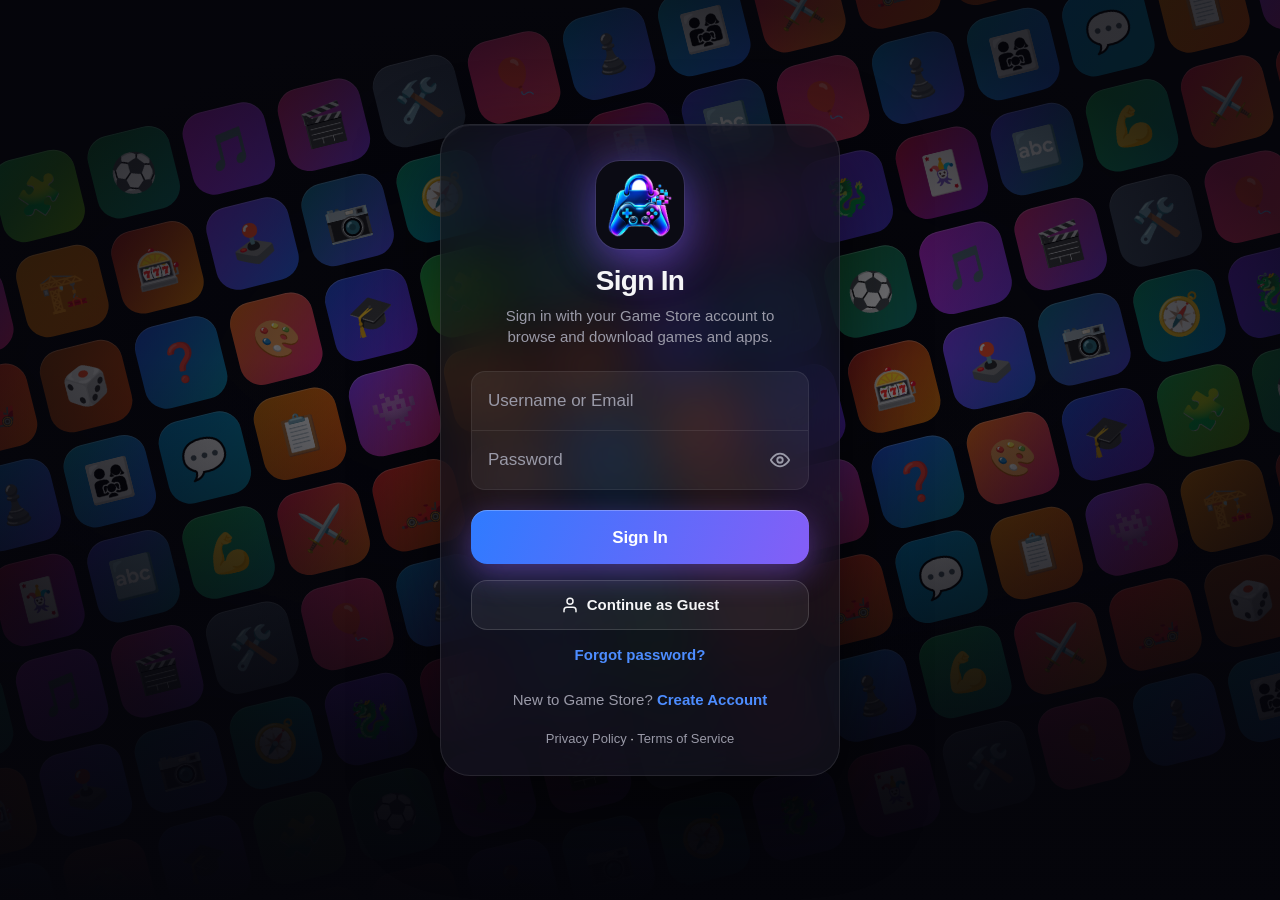
<file: installed.html>
<!doctype html>
<html lang="en">
<head>
  <meta charset="utf-8">
  <meta name="viewport" content="width=device-width, initial-scale=1">
  <meta name="robots" content="noindex">
  <title>Installed · Game Store</title>
  <script>location.replace('./?installed=1');</script>
</head>
<body></body>
</html>
</file>
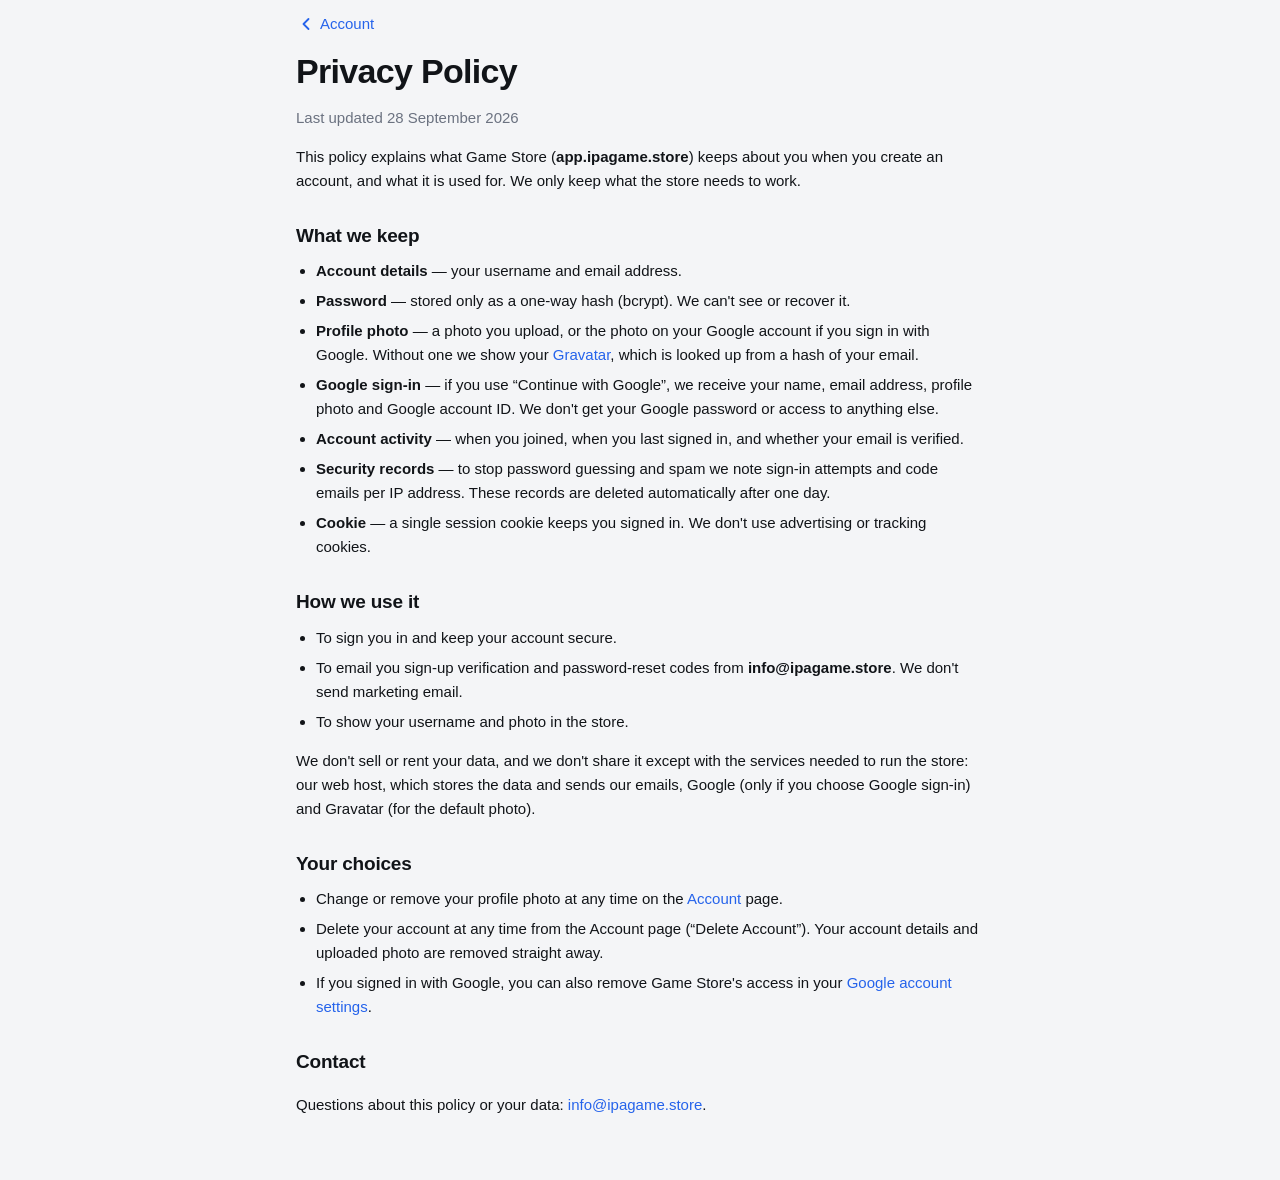
<file: privacy.html>
<!doctype html>
<html lang="en">
<head>
  <meta charset="utf-8">
  <meta name="viewport" content="width=device-width, initial-scale=1, viewport-fit=cover">
  <meta name="theme-color" content="#f4f5f7" media="(prefers-color-scheme: light)">
  <meta name="theme-color" content="#000000" media="(prefers-color-scheme: dark)">
  <meta name="description" content="How Game Store handles your account data.">
  <title>Privacy Policy · Game Store</title>
  <link rel="icon" href="assets/icons/favicon.ico" sizes="any">
  <link rel="icon" href="assets/icons/favicon-32.png" type="image/png" sizes="32x32">
  <link rel="apple-touch-icon" href="assets/icons/apple-touch-icon.png">
  <link rel="manifest" href="manifest.webmanifest">
  <link rel="stylesheet" href="assets/style.css?v=20260929t">
  <script type="text/javascript">
    (function(c,l,a,r,i,t,y){
        c[a]=c[a]||function(){(c[a].q=c[a].q||[]).push(arguments)};
        t=l.createElement(r);t.async=1;t.src="https://www.clarity.ms/tag/"+i;
        y=l.getElementsByTagName(r)[0];y.parentNode.insertBefore(t,y);
    })(window, document, "clarity", "script", "z44ygem4ph");
  </script>
</head>
<body>
  <!-- Public page: no sign-in needed (linked from Google sign-in). -->
  <main class="wrap legal">
    <a class="back" href="account.html">
      <svg width="20" height="20" viewBox="0 0 24 24" fill="none" stroke="currentColor" stroke-width="2.2" stroke-linecap="round" stroke-linejoin="round"><path d="m15 18-6-6 6-6"/></svg>
      Account
    </a>
    <h1 class="page-title">Privacy Policy</h1>
    <p class="muted">Last updated 28 September 2026</p>

    <p>This policy explains what Game Store (<strong>app.ipagame.store</strong>) keeps about you when you create an
      account, and what it is used for. We only keep what the store needs to work.</p>

    <h2>What we keep</h2>
    <ul>
      <li><strong>Account details</strong> — your username and email address.</li>
      <li><strong>Password</strong> — stored only as a one-way hash (bcrypt). We can't see or recover it.</li>
      <li><strong>Profile photo</strong> — a photo you upload, or the photo on your Google account if you sign in with
        Google. Without one we show your <a href="https://gravatar.com" rel="noopener" target="_blank">Gravatar</a>, which is
        looked up from a hash of your email.</li>
      <li><strong>Google sign-in</strong> — if you use “Continue with Google”, we receive your name, email address,
        profile photo and Google account ID. We don't get your Google password or access to anything else.</li>
      <li><strong>Account activity</strong> — when you joined, when you last signed in, and whether your email is verified.</li>
      <li><strong>Security records</strong> — to stop password guessing and spam we note sign-in attempts and code emails
        per IP address. These records are deleted automatically after one day.</li>
      <li><strong>Cookie</strong> — a single session cookie keeps you signed in. We don't use advertising or tracking cookies.</li>
    </ul>

    <h2>How we use it</h2>
    <ul>
      <li>To sign you in and keep your account secure.</li>
      <li>To email you sign-up verification and password-reset codes from <strong>info@ipagame.store</strong>.
        We don't send marketing email.</li>
      <li>To show your username and photo in the store.</li>
    </ul>
    <p>We don't sell or rent your data, and we don't share it except with the services needed to run the store: our
      web host, which stores the data and sends our emails, Google (only if you choose Google sign-in) and Gravatar (for
      the default photo).</p>

    <h2>Your choices</h2>
    <ul>
      <li>Change or remove your profile photo at any time on the <a href="account.html">Account</a> page.</li>
      <li>Delete your account at any time from the Account page (“Delete Account”). Your account details and uploaded
        photo are removed straight away.</li>
      <li>If you signed in with Google, you can also remove Game Store's access in your
        <a href="https://myaccount.google.com/connections" rel="noopener" target="_blank">Google account settings</a>.</li>
    </ul>

    <h2>Contact</h2>
    <p>Questions about this policy or your data: <a href="mailto:info@ipagame.store">info@ipagame.store</a>.</p>
  </main>
</body>
</html>
</file>
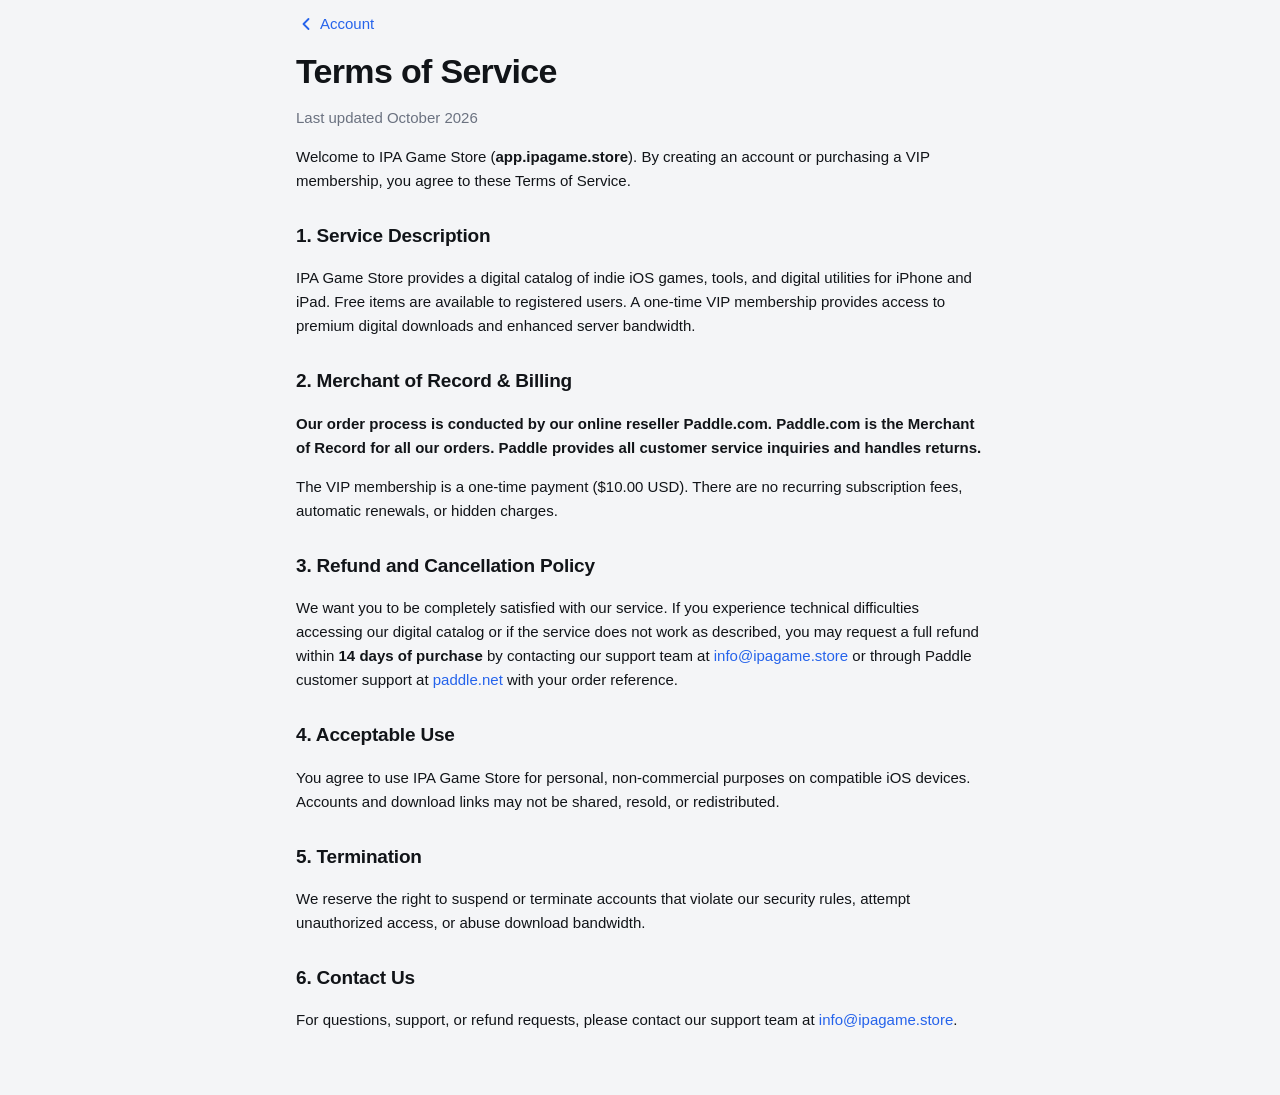
<file: terms.html>
<!doctype html>
<html lang="en">
<head>
  <meta charset="utf-8">
  <meta name="viewport" content="width=device-width, initial-scale=1, viewport-fit=cover">
  <meta name="theme-color" content="#f4f5f7" media="(prefers-color-scheme: light)">
  <meta name="theme-color" content="#000000" media="(prefers-color-scheme: dark)">
  <meta name="description" content="Terms of Service and Refund Policy for Game Store.">
  <title>Terms of Service · Game Store</title>
  <link rel="icon" href="assets/icons/favicon.ico" sizes="any">
  <link rel="icon" href="assets/icons/favicon-32.png" type="image/png" sizes="32x32">
  <link rel="apple-touch-icon" href="assets/icons/apple-touch-icon.png">
  <link rel="manifest" href="manifest.webmanifest">
  <link rel="stylesheet" href="assets/style.css?v=20260929t">
  <script type="text/javascript">
    (function(c,l,a,r,i,t,y){
        c[a]=c[a]||function(){(c[a].q=c[a].q||[]).push(arguments)};
        t=l.createElement(r);t.async=1;t.src="https://www.clarity.ms/tag/"+i;
        y=l.getElementsByTagName(r)[0];y.parentNode.insertBefore(t,y);
    })(window, document, "clarity", "script", "z44ygem4ph");
  </script>
</head>
<body>
  <main class="wrap legal">
    <a class="back" href="account.html">
      <svg width="20" height="20" viewBox="0 0 24 24" fill="none" stroke="currentColor" stroke-width="2.2" stroke-linecap="round" stroke-linejoin="round"><path d="m15 18-6-6 6-6"/></svg>
      Account
    </a>
    <h1 class="page-title">Terms of Service</h1>
    <p class="muted">Last updated October 2026</p>

    <p>Welcome to IPA Game Store (<strong>app.ipagame.store</strong>). By creating an account or purchasing a VIP membership, you agree to these Terms of Service.</p>

    <h2>1. Service Description</h2>
    <p>IPA Game Store provides a digital catalog of indie iOS games, tools, and digital utilities for iPhone and iPad. Free items are available to registered users. A one-time VIP membership provides access to premium digital downloads and enhanced server bandwidth.</p>

    <h2>2. Merchant of Record &amp; Billing</h2>
    <p><strong>Our order process is conducted by our online reseller Paddle.com. Paddle.com is the Merchant of Record for all our orders. Paddle provides all customer service inquiries and handles returns.</strong></p>
    <p>The VIP membership is a one-time payment ($10.00 USD). There are no recurring subscription fees, automatic renewals, or hidden charges.</p>

    <h2 id="refund">3. Refund and Cancellation Policy</h2>
    <p>We want you to be completely satisfied with our service. If you experience technical difficulties accessing our digital catalog or if the service does not work as described, you may request a full refund within <strong>14 days of purchase</strong> by contacting our support team at <a href="mailto:info@ipagame.store">info@ipagame.store</a> or through Paddle customer support at <a href="https://paddle.net" target="_blank" rel="noopener">paddle.net</a> with your order reference.</p>

    <h2>4. Acceptable Use</h2>
    <p>You agree to use IPA Game Store for personal, non-commercial purposes on compatible iOS devices. Accounts and download links may not be shared, resold, or redistributed.</p>

    <h2>5. Termination</h2>
    <p>We reserve the right to suspend or terminate accounts that violate our security rules, attempt unauthorized access, or abuse download bandwidth.</p>

    <h2>6. Contact Us</h2>
    <p>For questions, support, or refund requests, please contact our support team at <a href="mailto:info@ipagame.store">info@ipagame.store</a>.</p>
  </main>
</body>
</html>
</file>
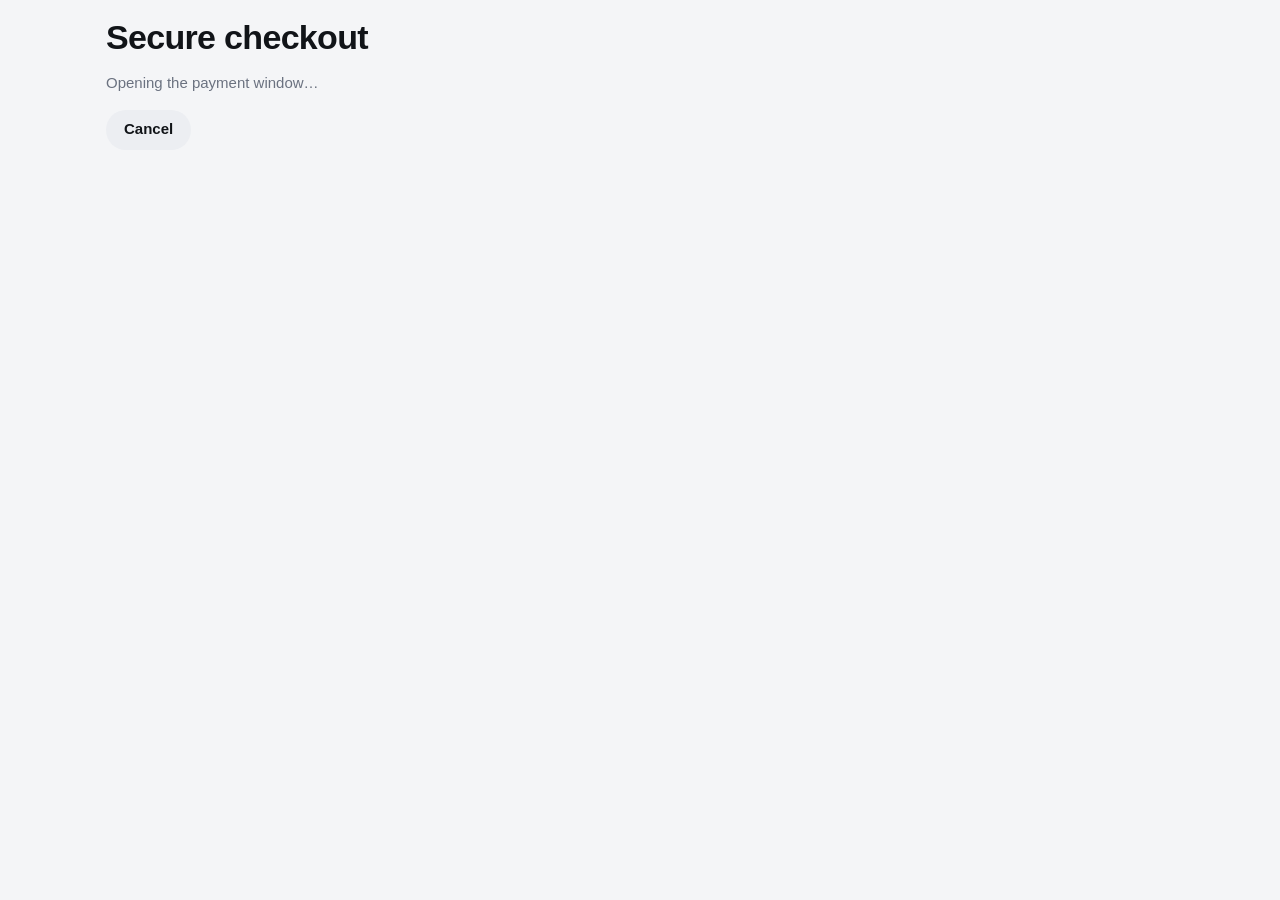
<file: payments/paddle_checkout.html>
<!doctype html>
<html lang="en">
<head>
  <meta charset="utf-8">
  <meta name="viewport" content="width=device-width, initial-scale=1, viewport-fit=cover">
  <title>Checkout</title>
  <link rel="icon" href="../assets/icons/favicon.ico">
  <link rel="stylesheet" href="../assets/style.css">
  <script type="text/javascript">
    (function(c,l,a,r,i,t,y){
        c[a]=c[a]||function(){(c[a].q=c[a].q||[]).push(arguments)};
        t=l.createElement(r);t.async=1;t.src="https://www.clarity.ms/tag/"+i;
        y=l.getElementsByTagName(r)[0];y.parentNode.insertBefore(t,y);
    })(window, document, "clarity", "script", "z44ygem4ph");
  </script>
</head>
<body>
  <main class="wrap">
    <h1 class="page-title">Secure checkout</h1>
    <p class="muted" id="msg">Opening the payment window…</p>
    <p><a class="btn ghost" id="cancel" href="../">Cancel</a></p>
  </main>
  <script src="https://cdn.paddle.com/paddle/v2/paddle.js"></script>
  <script>
    // Paddle driver's payment page (payments/gateways/paddle.php sends the buyer here with the
    // transaction it just created). Paddle.js opens the overlay; paying sends the buyer to ?success.
    const p = new URLSearchParams(location.search);
    const sameSite = u => { try { return new URL(u, location.href).origin === location.origin; } catch { return false; } };
    const success = sameSite(p.get('success')) ? p.get('success') : 'return.html';
    document.getElementById('cancel').href = sameSite(p.get('cancel')) ? p.get('cancel') : '../';
    if (p.get('env') === 'sandbox') Paddle.Environment.set('sandbox');
    Paddle.Initialize({
      token: p.get('token'),
      eventCallback: e => { if (e.name === 'checkout.closed') document.getElementById('msg').textContent = 'The payment window was closed. Reload this page to try again.'; },
    });
    Paddle.Checkout.open({ transactionId: p.get('txn'), settings: { successUrl: success, displayMode: 'overlay' } });
  </script>
</body>
</html>
</file>
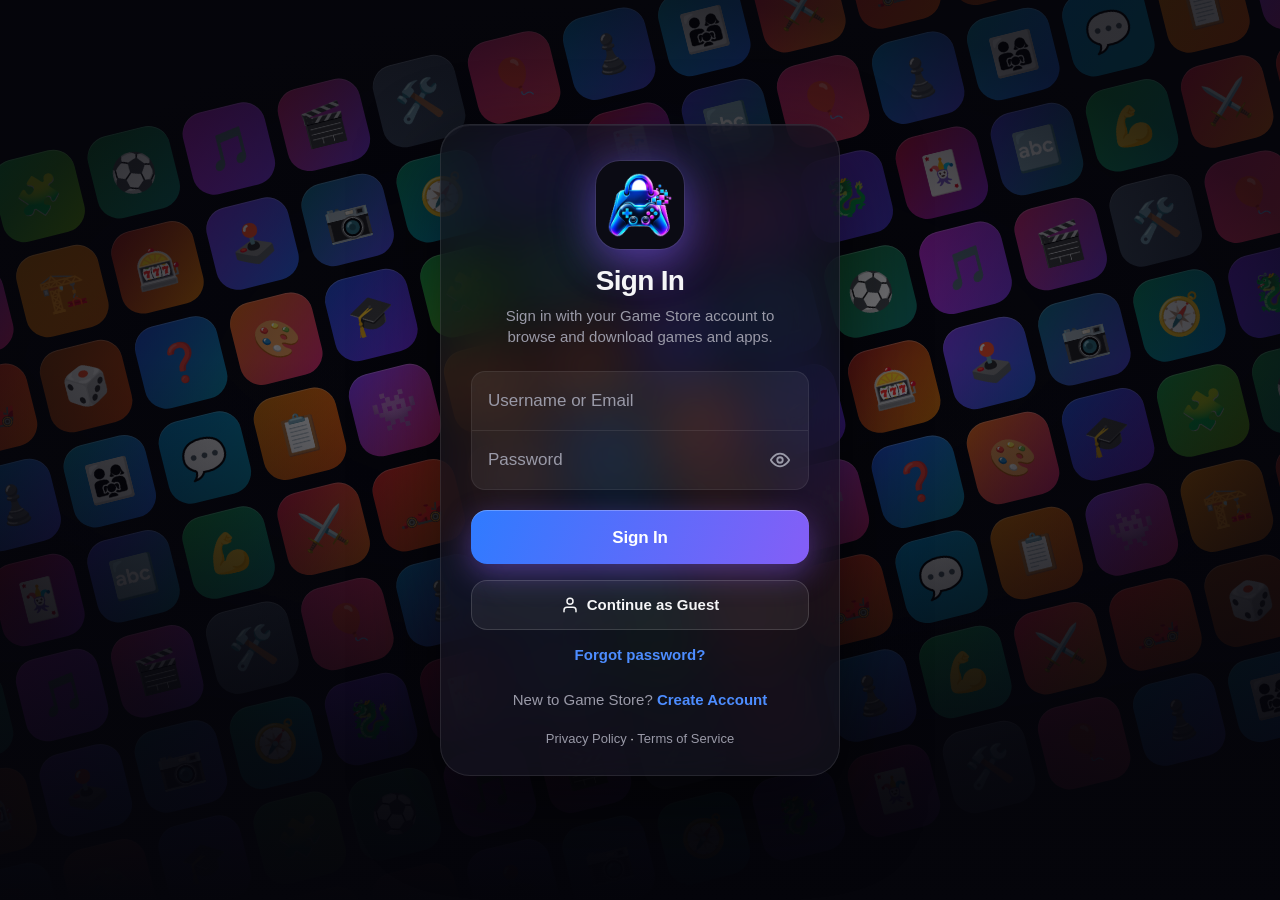
<file: payments/return.html>
<!doctype html>
<html lang="en">
<head>
  <meta charset="utf-8">
  <meta name="viewport" content="width=device-width, initial-scale=1, viewport-fit=cover">
  <title>Payment</title>
  <link rel="icon" href="../assets/icons/favicon.ico">
  <link rel="stylesheet" href="../assets/style.css">
  <script type="text/javascript">
    (function(c,l,a,r,i,t,y){
        c[a]=c[a]||function(){(c[a].q=c[a].q||[]).push(arguments)};
        t=l.createElement(r);t.async=1;t.src="https://www.clarity.ms/tag/"+i;
        y=l.getElementsByTagName(r)[0];y.parentNode.insertBefore(t,y);
    })(window, document, "clarity", "script", "z44ygem4ph");
  </script>
  <script>window.API_BASE = '../';</script>
  <script src="../assets/common.js"></script>
</head>
<body data-auth="required">
  <main class="wrap">
    <h1 class="page-title" id="title">Checking your payment…</h1>
    <p class="muted" id="msg">This takes a few seconds.</p>
    <p><a class="btn" id="back" href="../">Back to the store</a></p>
  </main>
  <script>
    // Where every gateway sends the buyer back to (?order=ID[&from=slug][&cancel=1]). The gateway confirms
    // the payment server-to-server, so wait for the order to turn paid before saying so.
    const p = new URLSearchParams(location.search);
    const order = p.get('order'), game = p.get('from');
    const set = (t, m) => { document.getElementById('title').textContent = t; document.getElementById('msg').textContent = m; };
    if (game) document.getElementById('back').href = '../game.html?slug=' + encodeURIComponent(game);

    async function check(tries) {
      let s = 'pending';
      try { s = (await api('pay_status', { params: { order } })).status; } catch {}
      if (s === 'paid') return set('Payment received', 'Thank you! You are now a VIP member: every game is unlocked.');
      if (s === 'failed') return set('Payment failed', 'Nothing was charged. You can try again.');
      if (s === 'cancelled' || p.has('cancel')) return set('Payment cancelled', 'You can try again any time.');
      if (tries <= 0) return set('Still waiting…', 'The bank has not confirmed yet. Check the game page again in a minute.');
      setTimeout(() => check(tries - 1), 2000);
    }
    check(p.has('cancel') ? 0 : 15);
  </script>
</body>
</html>
</file>
<file: assets/style.css>
:root {
  --bg: #f4f5f7;
  --surface: #ffffff;
  --surface-2: #eceef2;
  --text: #111418;
  --muted: #6b7280;
  --border: #e2e5ea;
  --accent: #2563eb;
  --accent-2: #7c3aed;
  --danger: #dc2626;
  --ok: #16a34a;
  --radius: 16px;
}
@media (prefers-color-scheme: dark) {
  :root {
    --bg: #000000;
    --surface: #1c1c1e;
    --surface-2: #2c2c2e;
    --text: #f5f5f7;
    --muted: #98989f;
    --border: #2c2c2e;
    --accent: #3b8bff;
    --accent-2: #9b6bff;
    --danger: #f05252;
    --ok: #31c46b;
  }
}

* { box-sizing: border-box; }
html { -webkit-text-size-adjust: 100%; }
body {
  margin: 0;
  background: var(--bg);
  color: var(--text);
  font: 15px/1.5 -apple-system, BlinkMacSystemFont, "SF Pro Text", "Segoe UI", Roboto, sans-serif;
  -webkit-font-smoothing: antialiased;
}
a { color: inherit; text-decoration: none; }
img { display: block; max-width: 100%; }
button, input, select, textarea { font: inherit; color: inherit; }
[hidden] { display: none !important; }
.wrap { max-width: 1100px; margin: 0 auto; padding: 0 16px; }
.muted { color: var(--muted); }
.spacer { flex: 1; }

/* ---------- Top bar ---------- */
.topbar {
  position: sticky; top: 0; z-index: 10;
  background: color-mix(in srgb, var(--bg) 85%, transparent);
  backdrop-filter: saturate(180%) blur(16px);
  -webkit-backdrop-filter: saturate(180%) blur(16px);
  border-bottom: 1px solid var(--border);
}
.topbar .wrap { display: flex; align-items: center; gap: 10px; height: 56px; }
.brand { display: flex; align-items: center; gap: 10px; font-weight: 700; font-size: 18px; letter-spacing: -.01em; }
.brand-mark {
  width: 32px; height: 32px; border-radius: 9px; color: #fff;
  background: linear-gradient(135deg, var(--accent), var(--accent-2));
  display: grid; place-items: center;
}

/* ---------- Search ---------- */
.search { position: relative; display: block; margin: 16px 0 12px; }
.search input {
  width: 100%; height: 44px; border-radius: 12px; border: 1px solid var(--border);
  background: var(--surface); padding: 0 14px 0 40px; outline: none;
}
.search svg { position: absolute; left: 13px; top: 50%; transform: translateY(-50%); color: var(--muted); }
.search input:focus, .input:focus {
  border-color: var(--accent);
  box-shadow: 0 0 0 3px color-mix(in srgb, var(--accent) 25%, transparent);
}


.section-title {
  display: flex; align-items: baseline; justify-content: space-between; gap: 8px;
  font-size: 20px; font-weight: 700; letter-spacing: -.01em; margin: 24px 0 6px;
}
.section-title small { font-size: 13px; color: var(--muted); font-weight: 500; }

/* ---------- Icons ---------- */
/* Until the artwork loads (or when there is none) the tile shows a faint store-logo watermark;
   .wait adds a shimmer while the image is still loading, .ok fades the image in. */
.icon {
  position: relative; flex: none; overflow: hidden;
  width: 64px; height: 64px; border-radius: 22%;
  background: var(--surface-2);
  box-shadow: inset 0 0 0 1px rgba(127, 127, 127, .15);
}
.icon::before {
  content: ""; position: absolute; inset: 16%;
  background: url(icons/logo-mark.png) center / contain no-repeat;
  opacity: .28; filter: grayscale(.5);
}
.icon.ok::before { display: none; }
.icon.wait::after { content: ""; position: absolute; inset: 0; }
.icon img { position: absolute; inset: 0; width: 100%; height: 100%; object-fit: cover; opacity: 0; transition: opacity .3s; }
.icon.ok img { opacity: 1; }
.icon.sm { width: 48px; height: 48px; }
.icon.lg { width: 112px; height: 112px; }
@media (min-width: 640px) { .icon.lg { width: 136px; height: 136px; } }

/* ---------- Skeleton loading ---------- */
:root { --shine: rgba(255, 255, 255, .6); }
@media (prefers-color-scheme: dark) { :root { --shine: rgba(255, 255, 255, .07); } }
@keyframes shimmer { from { background-position: 150% 0; } to { background-position: -50% 0; } }
.skel, .icon.wait::after {
  background-image: linear-gradient(100deg, transparent 30%, var(--shine) 50%, transparent 70%);
  background-size: 200% 100%;
  animation: shimmer 1.4s linear infinite;
}
.skel { display: block; background-color: var(--surface-2); border-radius: 8px; }
.skel-line { height: 12px; margin: 7px 0; border-radius: 6px; }
.skel-card { pointer-events: none; }
.skel-card .skel.get { width: 68px; background-color: var(--surface-2); }
.hero-card.skel, .cat-card.skel {
  background: var(--surface-2) linear-gradient(100deg, transparent 30%, var(--shine) 50%, transparent 70%) 0 0 / 200% 100%;
  animation: shimmer 1.4s linear infinite; box-shadow: none; cursor: default;
}
.hero-card.skel::after { display: none; }
.stats .skel-line { margin: 5px auto; }
@media (prefers-reduced-motion: reduce) { .skel, .skel.hero-card, .skel.cat-card, .icon.wait::after { animation: none; } }

/* ---------- List rows ---------- */
.list { display: grid; grid-template-columns: 1fr; column-gap: 28px; }
@media (min-width: 640px) { .list { grid-template-columns: 1fr 1fr; } }
@media (min-width: 1000px) { .list { grid-template-columns: 1fr 1fr 1fr; } }
.row { display: flex; align-items: center; gap: 14px; padding: 12px 0; border-bottom: 1px solid var(--border); min-width: 0; }
.row-info { flex: 1; min-width: 0; }
.row-name { font-weight: 600; white-space: nowrap; overflow: hidden; text-overflow: ellipsis; }
.row-sub { color: var(--muted); font-size: 13px; white-space: nowrap; overflow: hidden; text-overflow: ellipsis; }
.get {
  flex: none; height: 30px; min-width: 72px; padding: 0 16px; border-radius: 999px;
  background: var(--surface-2); color: var(--accent); font-weight: 700; font-size: 14px;
  display: inline-grid; place-items: center;
}
.empty { text-align: center; color: var(--muted); padding: 48px 16px; grid-column: 1 / -1; }
.list.loading { opacity: .5; transition: opacity .15s; }

/* ---------- Pagination ---------- */
.pager { display: flex; justify-content: center; align-items: center; gap: 6px; flex-wrap: wrap; margin: 24px 0 8px; }
.pager button, .pager .gap {
  min-width: 38px; height: 38px; padding: 0 10px; border-radius: 10px;
  font-size: 14px; font-weight: 600; display: inline-grid; place-items: center;
}
.pager button { border: 1px solid var(--border); background: var(--surface); color: var(--text); cursor: pointer; }
.pager button:hover:not(:disabled) { border-color: var(--accent); color: var(--accent); }
.pager button[aria-current="page"] { background: var(--text); color: var(--bg); border-color: var(--text); }
.pager button:disabled { opacity: .4; cursor: default; }
.pager .gap { color: var(--muted); min-width: 20px; padding: 0; }

/* ---------- Featured carousel ---------- */
.carousel {
  display: grid; grid-auto-flow: column; grid-auto-columns: 86%; gap: 12px;
  overflow-x: auto; scroll-snap-type: x mandatory; scrollbar-width: none;
  margin: 0 -16px; padding: 4px 16px 6px; scroll-padding: 16px;
}
.carousel::-webkit-scrollbar { display: none; }
@media (min-width: 640px) { .carousel { grid-auto-columns: calc(50% - 6px); } }
@media (min-width: 1000px) { .carousel { grid-auto-columns: calc(33.333% - 8px); } }
.feature {
  scroll-snap-align: start; display: flex; gap: 14px; align-items: center;
  padding: 16px; border-radius: var(--radius); background: var(--surface); border: 1px solid var(--border);
}
.feature .tag { font-size: 11px; font-weight: 700; letter-spacing: .05em; text-transform: uppercase; color: var(--accent); }
.feature .name { font-weight: 700; font-size: 16px; white-space: nowrap; overflow: hidden; text-overflow: ellipsis; }
.feature .blurb {
  color: var(--muted); font-size: 13px;
  display: -webkit-box; -webkit-line-clamp: 2; -webkit-box-orient: vertical; overflow: hidden;
}

/* ---------- Buttons & badges ---------- */
.btn {
  display: inline-flex; align-items: center; justify-content: center; gap: 8px;
  height: 40px; padding: 0 18px; border-radius: 999px; border: 0; cursor: pointer;
  background: var(--accent); color: #fff; font-weight: 600; white-space: nowrap;
}
.btn.sm { height: 32px; padding: 0 14px; font-size: 14px; }
.btn.block { width: 100%; height: 46px; }
.btn.ghost { background: var(--surface-2); color: var(--text); }
.btn.danger { background: color-mix(in srgb, var(--danger) 14%, transparent); color: var(--danger); }
.btn:disabled { opacity: .6; cursor: default; }
.icon-btn {
  width: 36px; height: 36px; border-radius: 999px; border: 0; cursor: pointer;
  background: var(--surface-2); display: grid; place-items: center;
}
.badge {
  display: inline-block; vertical-align: middle; font-size: 11px; font-weight: 700; line-height: 1.6;
  padding: 0 8px; border-radius: 999px; text-transform: uppercase; letter-spacing: .03em;
  background: color-mix(in srgb, var(--accent) 15%, transparent); color: var(--accent);
}
.badge.draft { background: var(--surface-2); color: var(--muted); }

/* ---------- Detail page ---------- */
.detail { max-width: 760px; margin: 0 auto; padding-bottom: 40px; }
.back { display: inline-flex; align-items: center; gap: 4px; color: var(--accent); font-weight: 500; height: 48px; }
.hero { display: flex; gap: 16px; align-items: flex-start; padding: 4px 0 18px; }
.hero-info { min-width: 0; flex: 1; }
.hero h1 { font-size: 22px; line-height: 1.2; margin: 2px 0 4px; letter-spacing: -.02em; overflow-wrap: anywhere; }
.hero .dev { color: var(--muted); font-size: 14px; margin-bottom: 12px; }
@media (min-width: 640px) { .hero h1 { font-size: 30px; } }
.stats {
  display: grid; grid-template-columns: repeat(4, 1fr); text-align: center;
  border-top: 1px solid var(--border); border-bottom: 1px solid var(--border); padding: 12px 0;
}
.stat { min-width: 0; padding: 0 4px; }
.stat + .stat { border-left: 1px solid var(--border); }
.stat .k { font-size: 11px; text-transform: uppercase; letter-spacing: .04em; color: var(--muted); }
.stat .v { font-weight: 700; white-space: nowrap; overflow: hidden; text-overflow: ellipsis; }
.desc { white-space: pre-line; overflow-wrap: anywhere; }
.desc .dh { font-size: 1.05em; }
/* Screenshots: a swipeable row that runs to the screen edges, and a full-screen viewer. */
.shots {
  display: flex; gap: 10px; overflow-x: auto; scroll-snap-type: x mandatory; scrollbar-width: none;
  margin: 0 -16px; padding: 4px 16px 8px; scroll-padding: 0 16px;
}
.shots::-webkit-scrollbar { display: none; }
.shot {
  flex: none; padding: 0; border: 1px solid var(--border); border-radius: 18px; overflow: hidden;
  background: var(--surface); cursor: zoom-in; scroll-snap-align: start;
}
.shot { position: relative; isolation: isolate; }
.shot img { position: relative; display: block; height: 420px; width: auto; min-width: 120px; max-width: 86vw; object-fit: contain; }
/* A blurred, zoomed copy of the same image fills any empty bands around a screenshot that doesn't fit the frame. */
.shot img.shot-fill {
  position: absolute; inset: 0; z-index: -1; width: 100%; height: 100%; min-width: 0; max-width: none;
  object-fit: cover; filter: blur(18px) brightness(.75); transform: scale(1.2);
}
@media (max-width: 640px) { .shot img { height: 360px; } }
.shots-box { position: relative; }
/* Arrows: a plain chevron with a soft shadow, no background. */
.shots-nav {
  position: absolute; top: 50%; z-index: 2; transform: translateY(-50%);
  width: 40px; height: 56px; padding: 0; border: 0; background: none; color: #fff; cursor: pointer;
  display: grid; place-items: center; opacity: .9; -webkit-tap-highlight-color: transparent;
}
.shots-nav svg { filter: drop-shadow(0 1px 3px rgba(0, 0, 0, .7)); }
.shots-nav:hover { opacity: 1; }
.shots-nav.prev { left: -4px; }
.shots-nav.next { right: -4px; }
.shots-nav[hidden] { display: none; }
.shot-view {
  border: 0; padding: 0; margin: 0; width: 100vw; height: 100dvh; max-width: none; max-height: none;
  background: rgba(0, 0, 0, .94); color: #fff;
}
.shot-view::backdrop { background: rgba(0, 0, 0, .94); }
.shot-track { display: flex; height: 100%; overflow-x: auto; scroll-snap-type: x mandatory; scrollbar-width: none; }
.shot-track::-webkit-scrollbar { display: none; }
.shot-track img {
  flex: none; width: 100%; height: 100%; object-fit: contain; scroll-snap-align: center;
  padding: 60px 16px 28px; box-sizing: border-box;
}
.shot-close {
  position: fixed; top: 14px; right: 14px; z-index: 1; width: 36px; height: 36px; border-radius: 50%;
  border: 0; background: rgba(255, 255, 255, .16); color: #fff; font-size: 24px; line-height: 1; cursor: pointer;
}
.desc-wrap { position: relative; }
.desc-wrap.clamp .desc { display: -webkit-box; -webkit-box-orient: vertical; -webkit-line-clamp: 5; line-clamp: 5; overflow: hidden; }
.desc-wrap .desc-more { display: none; position: absolute; right: 0; bottom: 0; padding-left: 36px; color: var(--accent); font-weight: 600;
  background: linear-gradient(90deg, transparent, var(--bg) 32px); }
.desc-wrap.clamp .desc-more { display: block; }
.desc-wrap.open .desc-more { display: block; position: static; padding: 0; margin-top: 6px; background: none; }
.how-install { display: inline-block; margin-top: 10px; font-size: 13px; color: var(--accent); }
.card { background: var(--surface); border: 1px solid var(--border); border-radius: var(--radius); padding: 16px; }
.versions { display: grid; border-top: 1px solid var(--border); border-bottom: 1px solid var(--border); }
.ver {
  display: grid; grid-template-columns: minmax(0, 1fr) auto; align-items: center; column-gap: 12px;
  padding: 14px 0; border-top: 1px solid var(--border);
}
.ver:first-child { border-top: 0; }
.ver-head { display: flex; align-items: center; gap: 8px; flex-wrap: wrap; }
.ver-head strong { font-size: 16px; }
.ver-meta { color: var(--muted); font-size: 13px; margin-top: 2px; }
.ver-notes-wrap { grid-column: 1 / -1; margin-top: 8px; display: grid; grid-template-columns: minmax(0, 1fr) auto; align-items: start; gap: 8px; }
.ver-notes { margin: 0; white-space: pre-line; font-size: 14px; color: var(--muted); overflow-wrap: anywhere; }
.ver-notes-wrap.clamp .ver-notes { display: -webkit-box; -webkit-box-orient: vertical; -webkit-line-clamp: 2; line-clamp: 2; overflow: hidden; }
/* As tall as the two folded lines, so the arrow sits beside them and stays put when the notes open. */
.ver-more { display: grid; place-items: center; width: 28px; height: 42px; }
.ver-more svg { transition: transform .2s; }
.ver-notes-wrap.open .ver-more svg { transform: rotate(180deg); }

/* ---------- Forms ---------- */
.field { display: grid; gap: 6px; margin-bottom: 14px; min-width: 0; }
.label { font-size: 13px; font-weight: 600; color: var(--muted); }
.input {
  width: 100%; height: 42px; border: 1px solid var(--border); border-radius: 10px;
  background: var(--surface); padding: 0 12px; outline: none;
}
textarea.input { height: auto; min-height: 96px; padding: 10px 12px; resize: vertical; }
.grid2 { display: grid; grid-template-columns: 1fr; column-gap: 12px; }
@media (min-width: 560px) { .grid2 { grid-template-columns: 1fr 1fr; } }
.checks { display: flex; gap: 20px; flex-wrap: wrap; margin-bottom: 14px; }
.check { display: inline-flex; align-items: center; gap: 8px; font-size: 14px; cursor: pointer; }
.check input { width: 18px; height: 18px; accent-color: var(--accent); }
.error { color: var(--danger); font-size: 14px; min-height: 1.5em; margin: 0 0 8px; }
.icon-picker { display: flex; gap: 12px; align-items: center; }
.icon-picker .field { flex: 1; margin: 0; }

/* ---------- Admin ---------- */
.login-wrap { min-height: 100dvh; display: grid; place-items: center; padding: 16px; }
.login-card { width: 100%; max-width: 380px; }
.login-card h1 { font-size: 22px; margin: 14px 0 4px; }
.stat-cards { display: grid; grid-template-columns: repeat(2, 1fr); gap: 10px; margin-top: 16px; }
@media (min-width: 640px) { .stat-cards { grid-template-columns: repeat(4, 1fr); } }
.stat-cards .card { padding: 12px 14px; }
.stat-cards .n { font-size: 24px; font-weight: 700; line-height: 1.2; }
.toolbar { display: flex; gap: 10px; align-items: center; margin: 16px 0 4px; }
.toolbar .search { flex: 1; margin: 0; }
.admin-list { display: grid; }
.row-actions { display: flex; gap: 6px; flex: none; }
.row-link { display: block; color: var(--accent); font-size: 13px; white-space: nowrap; overflow: hidden; text-overflow: ellipsis; }
.row-link:hover { text-decoration: underline; }
@media (max-width: 479px) {
  .admin-list .row { flex-wrap: wrap; }
  .admin-list .row-actions { width: 100%; padding-left: 62px; }
}

dialog.sheet {
  border: 0; padding: 0; background: var(--bg); color: var(--text);
  width: 100%; max-width: 100%; height: 100%; max-height: 100%; margin: 0;
}
dialog.sheet::backdrop { background: rgba(0, 0, 0, .55); }
dialog.sheet form { display: flex; flex-direction: column; height: 100%; }
@media (min-width: 720px) {
  dialog.sheet { max-width: 680px; height: auto; max-height: 92dvh; margin: auto; border-radius: 20px; }
  dialog.sheet form { max-height: 92dvh; }
}
.sheet-head, .sheet-foot { display: flex; align-items: center; gap: 8px; padding: 12px 16px; background: var(--bg); }
.sheet-head { border-bottom: 1px solid var(--border); }
.sheet-head h2 { margin: 0; font-size: 18px; flex: 1; }
.sheet-foot { border-top: 1px solid var(--border); justify-content: flex-end; }
.sheet-body { flex: 1; overflow-y: auto; padding: 16px; }
.sheet-body h3 { font-size: 15px; margin: 8px 0 10px; display: flex; align-items: center; justify-content: space-between; }
.ver-edit { margin-bottom: 12px; }
.ver-edit .ver-top { display: flex; align-items: center; justify-content: space-between; margin-bottom: 10px; font-weight: 600; }

.shots-edit { margin-bottom: 16px; }
.shots-head { font-size: 14px; font-weight: 600; margin-bottom: 8px; }
.shots-head .muted { font-weight: 400; font-size: 13px; }
.shot-list { display: flex; gap: 8px; overflow-x: auto; padding-bottom: 6px; }
.shot-list:empty { display: none; }
.shot-item { flex: none; margin: 0; width: 96px; }
.shot-item img { display: block; width: 96px; height: 170px; object-fit: cover; border-radius: 10px; border: 1px solid var(--border); background: var(--border); }
.shots-edit[data-device="ipad_screenshots"] .shot-item { width: 150px; }
.shots-edit[data-device="ipad_screenshots"] .shot-item img { width: 150px; height: 112px; }
.shot-item figcaption { display: flex; justify-content: center; gap: 6px; margin-top: 4px; }
.icon-btn.sm { width: 28px; height: 28px; font-size: 14px; }
.icon-btn:disabled { opacity: .35; cursor: default; }
.shot-add { display: flex; gap: 8px; align-items: center; margin-top: 6px; }
.shot-add .input { flex: 1; min-width: 0; }

.toast {
  position: fixed; left: 50%; bottom: calc(20px + env(safe-area-inset-bottom)); transform: translate(-50%, 20px);
  background: var(--text); color: var(--bg); padding: 10px 18px; border-radius: 999px; font-size: 14px; font-weight: 500;
  opacity: 0; pointer-events: none; transition: .2s; z-index: 100; max-width: calc(100% - 32px);
}
.toast.show { opacity: 1; transform: translate(-50%, 0); }
.toast.err { background: var(--danger); color: #fff; }

.foot { color: var(--muted); font-size: 13px; padding: 32px 16px 40px; text-align: center; }
.social { display: flex; gap: 10px; }
.social a { width: 44px; height: 44px; border-radius: 50%; background: var(--surface); border: 1px solid var(--border); color: var(--text); display: grid; place-items: center; transition: transform .15s, color .15s; }
.social a:hover { color: var(--accent); transform: translateY(-2px); }


/* ---------- App cards (shelves + lists) ---------- */
.app-card {
  display: flex; align-items: center; gap: 14px; min-width: 0;
  padding: 8px 0;
}
.app-card > * { transition: opacity .15s; }
.app-card:hover > * { opacity: .85; }
.app-card:active > * { opacity: .6; }
.app-card .icon { width: 72px; height: 72px; border-radius: 20px; }
/* Hairline between items, starting under the text like the App Store (72px icon + 14px gap). */
.app-card { position: relative; }
.app-card::after { content: ""; position: absolute; left: 86px; right: 0; bottom: -2px; height: 1px; background: var(--border); }
.shelf-track > .app-card:nth-child(3n)::after,
.shelf-track > .app-card:last-child::after,
.list > .app-card:last-child::after { display: none; }
.card-name { font-weight: 700; font-size: 17px; line-height: 1.25; white-space: nowrap; overflow: hidden; text-overflow: ellipsis; }
.card-ver { color: var(--muted); font-weight: 600; font-size: 15px; line-height: 1.35; }
.card-sub { color: var(--muted); font-size: 14px; line-height: 1.35; white-space: nowrap; overflow: hidden; text-overflow: ellipsis; }
.chev { flex: none; color: var(--muted); }
.app-card .get { min-width: 68px; padding: 0 14px; background: color-mix(in srgb, var(--accent) 14%, transparent); }

.list:has(.app-card) { column-gap: 28px; row-gap: 4px; margin-top: 6px; }

/* ---------- Category shelves ---------- */
.shelf { margin-top: 28px; }
.shelf-head { display: flex; align-items: baseline; justify-content: space-between; gap: 12px; margin-bottom: 12px; }
.shelf-head h2 { margin: 0; font-size: 22px; font-weight: 700; letter-spacing: -.01em; }
.shelf-head h2 small { font-size: 17px; font-weight: 600; color: var(--muted); margin-left: 4px; }
.see-all { flex: none; display: inline-flex; align-items: center; gap: 8px; color: var(--accent); font-weight: 600; font-size: 16px; }
.see-all .chev { color: inherit; width: 8px; height: 13px; }
.shelf-track {
  display: grid; grid-auto-flow: column; grid-template-rows: repeat(var(--rows, 3), auto);
  grid-auto-columns: 88%; column-gap: 20px; row-gap: 4px;
  overflow-x: auto; scroll-snap-type: x mandatory; scrollbar-width: none;
  margin: 0 -16px; padding: 0 16px 4px; scroll-padding: 16px;
}
.shelf-track::-webkit-scrollbar { display: none; }
.shelf-track > * { scroll-snap-align: start; }
@media (min-width: 640px) { .shelf-track { grid-auto-columns: calc(50% - 10px); } }
@media (min-width: 1000px) { .shelf-track { grid-auto-columns: calc(33.333% - 14px); } }
/* Three or fewer items fill one column: let it take the full width instead of leaving a gap for a next column. */
.shelf-track.single { grid-auto-columns: 100%; }
.stat .v a { color: var(--accent); }

/* ---------- Today (Home tab) ---------- */
.today-head { margin: 18px 0 14px; }
.today-head h1, .page-title { margin: 0; font-size: 34px; font-weight: 800; letter-spacing: -.02em; line-height: 1.15; }
.page-title { margin-top: 18px; }

.hero-card {
  position: relative; display: block; overflow: hidden; isolation: isolate;
  height: min(340px, 86vw); border-radius: 26px; color: #fff;
  background: linear-gradient(145deg, var(--accent), var(--accent-2));
  box-shadow: 0 12px 32px rgba(0, 0, 0, .18);
  transition: transform .2s;
}
.hero-card:active { transform: scale(.985); }
.hero-slider { position: relative; }
.hero-track {
  display: grid; grid-auto-flow: column; grid-auto-columns: 100%; gap: 16px;
  overflow-x: auto; scroll-snap-type: x mandatory; scrollbar-width: none;
  margin: 0 -16px; padding: 0 16px 22px; scroll-padding: 16px;
}
.hero-track::-webkit-scrollbar { display: none; }
.hero-track > .hero-card { scroll-snap-align: start; scroll-snap-stop: always; }
.hero-dots { display: flex; justify-content: center; gap: 6px; margin-top: -10px; }
.hero-dots button {
  width: 7px; height: 7px; padding: 0; border: 0; border-radius: 999px; cursor: pointer;
  background: var(--muted); opacity: .35; transition: width .3s, opacity .3s;
}
.hero-dots button[aria-current] { width: 20px; opacity: .9; }
@media (min-width: 640px) { .hero-card { height: 320px; } }
.hero-img {
  position: absolute; inset: 0; z-index: -2; width: 100%; height: 100%;
  object-fit: cover; opacity: 0; transition: opacity .4s;
}
.hero-card.has-img .hero-img { opacity: 1; }
/* No screenshot: the blurred icon fills the banner and the icon itself sits in the middle. */
.hero-card.icon-art .hero-img { filter: blur(36px) saturate(1.5) brightness(.8); transform: scale(1.5); }
.hero-art {
  position: absolute; z-index: -1; left: 50%; top: 50%; width: 42%; max-width: 190px; aspect-ratio: 1;
  transform: translate(-50%, -58%); border-radius: 22%; object-fit: cover;
  box-shadow: 0 18px 40px rgba(0, 0, 0, .35); opacity: 0; transition: opacity .4s;
}
.hero-card.has-img .hero-art { opacity: 1; }
.hero-card::after {
  content: ""; position: absolute; inset: 0; z-index: -1;
  background: linear-gradient(to bottom, rgba(0, 0, 0, .78), rgba(0, 0, 0, .45) 22%, transparent 42%, transparent 62%, rgba(0, 0, 0, .35));
}
.hero-top {
  padding: 20px 20px 34px;
  /* Soft blur behind the title so busy screenshots stay readable; fades out downward. */
  backdrop-filter: blur(14px); -webkit-backdrop-filter: blur(14px);
  -webkit-mask-image: linear-gradient(#000 62%, transparent); mask-image: linear-gradient(#000 62%, transparent);
}
.hero-tag { font-size: 13px; font-weight: 700; letter-spacing: .04em; text-transform: uppercase; opacity: .85; }
.hero-top h2 {
  margin: 4px 0 0; font-size: 30px; font-weight: 800; line-height: 1.1; letter-spacing: -.02em;
  text-shadow: 0 2px 12px rgba(0, 0, 0, .35); overflow-wrap: anywhere;
}
.hero-foot {
  position: absolute; left: 0; right: 0; bottom: 0;
  display: flex; align-items: center; gap: 12px; padding: 14px 16px;
  background: rgba(0, 0, 0, .32);
  backdrop-filter: blur(22px) saturate(160%); -webkit-backdrop-filter: blur(22px) saturate(160%);
}
.hero-foot .card-name { font-size: 16px; }
.hero-foot .card-sub { color: rgba(255, 255, 255, .75); }
.hero-foot .get { background: rgba(255, 255, 255, .24); color: #fff; }

.cat-grid { display: grid; grid-template-columns: repeat(2, 1fr); gap: 10px; }
@media (min-width: 640px) { .cat-grid { grid-template-columns: repeat(4, 1fr); } }
.cat-tile {
  display: flex; align-items: center; gap: 10px; min-width: 0; padding: 12px;
  border-radius: 16px; background: var(--surface); border: 1px solid var(--border);
  transition: border-color .15s, transform .15s;
}
.cat-tile:hover { border-color: var(--accent); }
.cat-tile:active { transform: scale(.97); }
.cat-ico { flex: none; width: 36px; height: 36px; border-radius: 10px; font-size: 20px; display: grid; place-items: center; background: var(--surface-2); }
.cat-name { flex: 1; min-width: 0; font-weight: 600; font-size: 14px; white-space: nowrap; overflow: hidden; text-overflow: ellipsis; }
.cat-tile .n { flex: none; color: var(--muted); font-size: 13px; font-weight: 500; }
.browse-all { margin-top: 28px; }

/* ---------- Search: category cards ---------- */
#browse { margin-top: 24px; }
.cat-cards { display: grid; grid-template-columns: repeat(2, 1fr); gap: 12px; }
@media (min-width: 640px) { .cat-cards { grid-template-columns: repeat(3, 1fr); } }
@media (min-width: 1000px) { .cat-cards { grid-template-columns: repeat(4, 1fr); } }
.cat-card {
  position: relative; overflow: hidden; height: 96px; padding: 12px 14px;
  display: flex; flex-direction: column; justify-content: flex-end; align-items: flex-start;
  border: 0; border-radius: 18px; cursor: pointer; text-align: left; color: #fff;
  background: linear-gradient(135deg, var(--c1), var(--c2));
  box-shadow: inset 0 1px 0 rgba(255, 255, 255, .18);
  transition: transform .15s;
  -webkit-tap-highlight-color: transparent;
}
.cat-card:active { transform: scale(.96); }
.cc-emoji {
  position: absolute; top: -4px; right: -6px; font-size: 52px; line-height: 1;
  transform: rotate(14deg); filter: drop-shadow(0 4px 10px rgba(0, 0, 0, .3));
}
.cc-name { position: relative; font-weight: 800; font-size: 16px; line-height: 1.2; text-shadow: 0 1px 6px rgba(0, 0, 0, .25); }
.cc-n { position: relative; font-size: 12px; font-weight: 600; opacity: .85; }

.section-title .lt { display: inline-flex; align-items: center; gap: 8px; min-width: 0; }
.clear-cat {
  flex: none; width: 26px; height: 26px; border: 0; border-radius: 999px; cursor: pointer;
  background: var(--surface-2); color: var(--muted); font-size: 12px; font-weight: 700;
  display: inline-grid; place-items: center;
}
.clear-cat:hover { color: var(--text); }

/* ---------- Bottom tab bar (floating "liquid glass" capsule) ---------- */
:root { --glass: rgba(255, 255, 255, .62); --glass-edge: rgba(255, 255, 255, .7); --glass-pill: rgba(0, 0, 0, .07); --tab-ink: #1c1c1e; }
@media (prefers-color-scheme: dark) {
  :root { --glass: rgba(60, 60, 67, .5); --glass-edge: rgba(255, 255, 255, .16); --glass-pill: rgba(255, 255, 255, .13); --tab-ink: #f5f5f7; }
}
body:has(.tabbar) { padding-top: env(safe-area-inset-top); padding-bottom: calc(96px + env(safe-area-inset-bottom)); }
.tabbar {
  position: fixed; z-index: 20; left: 50%; transform: translateX(-50%);
  bottom: calc(10px + env(safe-area-inset-bottom));
  width: calc(100% - 24px); max-width: 460px;
  display: flex; gap: 2px; padding: 5px;
  border-radius: 999px;
  background: var(--glass);
  backdrop-filter: blur(24px) saturate(190%);
  -webkit-backdrop-filter: blur(24px) saturate(190%);
  border: 1px solid var(--glass-edge);
  box-shadow: 0 10px 30px rgba(0, 0, 0, .22), inset 0 1px 0 var(--glass-edge);
}
.tabbar a {
  flex: 1; min-width: 0; display: flex; flex-direction: column; align-items: center; gap: 1px;
  padding: 7px 0 6px; border-radius: 999px;
  color: var(--tab-ink); font-size: 12px; font-weight: 600; letter-spacing: -.01em;
  transition: background .2s, color .2s;
  -webkit-tap-highlight-color: transparent;
}
.tabbar a[aria-current="page"] { color: var(--accent); background: var(--glass-pill); }
.tabbar svg { display: block; transition: transform .12s; }
.tabbar a:active svg { transform: scale(.88); }

/* ---------- Account (sign in / register) ---------- */
/* Always dark: a neon arcade look regardless of the system theme. */
.auth-page {
  color-scheme: dark;
  --bg: #05050b; --surface: #16161f; --surface-2: #23232e; --text: #f5f5f7; --muted: #9a9aa8;
  --border: rgba(255, 255, 255, .09); --accent: #4d8dff; --accent-2: #9b6bff; --danger: #ff5a6a;
  --neon-1: #2f7bff; --neon-2: #8b5cf6; --neon-3: #ec4899;
  --glass: rgba(40, 40, 52, .6); --glass-edge: rgba(255, 255, 255, .14); --glass-pill: rgba(255, 255, 255, .13); --tab-ink: #f5f5f7;
  background: var(--bg); color: var(--text); min-height: 100dvh; overflow-x: hidden;
}

/* Tilted wall of scrolling game tiles behind the sheet. */
.arcade-wall { position: fixed; inset: 0; z-index: 0; overflow: hidden; pointer-events: none; }
.wall-rows {
  position: absolute; left: 50%; top: 50%; width: 180vmax;
  display: grid; gap: 14px; transform: translate(-50%, -50%) rotate(-14deg);
}
.wall-row { display: flex; gap: 14px; width: max-content; animation: wall-slide var(--dur, 60s) linear infinite; }
.wall-row:nth-child(even) { animation-direction: reverse; }
@keyframes wall-slide { from { transform: translateX(0); } to { transform: translateX(-50%); } }
.wall-tile {
  flex: none; width: 84px; height: 84px; border-radius: 22px;
  display: grid; place-items: center; font-size: 38px;
  background: linear-gradient(135deg, var(--c1), var(--c2));
  box-shadow: inset 0 1px 0 rgba(255, 255, 255, .25);
  opacity: .85;
}
.arcade-wall::after {
  content: ""; position: absolute; inset: 0;
  background:
    radial-gradient(ellipse 75% 60% at 50% 45%, rgba(5, 5, 11, .3), rgba(5, 5, 11, .8) 75%),
    linear-gradient(to bottom, rgba(5, 5, 11, 0) 40%, var(--bg) 100%);
}
@media (prefers-reduced-motion: reduce) { .wall-row { animation: none; } }

.auth-main {
  position: relative; z-index: 1; min-height: 100dvh;
  display: grid; place-items: center; padding: 28px 16px;
}
.auth-page:has(.tabbar[hidden]) { padding-bottom: 0; }
body:has(.tabbar:not([hidden])) .auth-main { min-height: calc(100dvh - 96px); }
.auth-sheet {
  width: 100%; max-width: 400px; padding: 30px 20px 22px; border-radius: 30px;
  background: rgba(20, 20, 30, .72);
  backdrop-filter: blur(28px) saturate(160%); -webkit-backdrop-filter: blur(28px) saturate(160%);
  border: 1px solid rgba(255, 255, 255, .09);
  box-shadow: 0 30px 80px rgba(0, 0, 0, .55), inset 0 1px 0 rgba(255, 255, 255, .06);
}
@media (min-width: 480px) { .auth-sheet { padding: 36px 30px 26px; } }
.auth-view { animation: view-in .35s cubic-bezier(.2, .8, .2, 1); }
@keyframes view-in { from { opacity: 0; transform: translateY(8px); } }

.auth-head { text-align: center; margin-bottom: 24px; }
.auth-logo {
  width: 88px; height: 88px; margin: 0 auto 16px; border-radius: 24px; padding: 6px;
  background: #0b0b14;
  box-shadow: 0 0 0 1px rgba(255, 255, 255, .08), 0 12px 40px rgba(139, 92, 246, .45), 0 0 60px rgba(47, 123, 255, .25);
}
.auth-logo img { width: 100%; height: 100%; object-fit: contain; }
.auth-head h1 { margin: 0; font-size: 28px; font-weight: 800; letter-spacing: -.025em; line-height: 1.15; }
.auth-head p { margin: 8px auto 0; max-width: 300px; color: var(--muted); font-size: 15px; line-height: 1.4; }

/* iOS-style inset group: fields stacked in one rounded block with hairlines. */
.ios-group {
  border-radius: 14px; overflow: hidden;
  background: rgba(255, 255, 255, .06); border: 1px solid rgba(255, 255, 255, .07);
  transition: border-color .2s, box-shadow .2s;
}
.ios-group:focus-within { border-color: rgba(139, 92, 246, .6); box-shadow: 0 0 0 4px rgba(139, 92, 246, .16); }
.ios-field { position: relative; display: flex; align-items: center; }
.ios-field + .ios-field { border-top: 1px solid rgba(255, 255, 255, .08); }
.ios-field input {
  flex: 1; min-width: 0; height: 58px; padding: 22px 16px 6px; border: 0; outline: none;
  background: transparent; font-size: 17px;
}
.ios-field label {
  position: absolute; left: 16px; top: 50%; transform: translateY(-50%);
  color: var(--muted); font-size: 17px; pointer-events: none; transform-origin: left center;
  transition: transform .18s, top .18s, color .18s;
}
.ios-field input:focus + label, .ios-field input:not(:placeholder-shown) + label {
  top: 17px; transform: translateY(-50%) scale(.72);
}
.ios-field input:focus + label { color: #b69cff; }
.ios-field input:-webkit-autofill,
.ios-field input:-webkit-autofill:focus {
  -webkit-text-fill-color: var(--text);
  -webkit-box-shadow: 0 0 0 100px #22222d inset; caret-color: var(--text);
}
.eye {
  flex: none; width: 48px; height: 48px; margin-right: 4px; border: 0; border-radius: 12px;
  background: none; color: var(--muted); cursor: pointer; display: grid; place-items: center;
}
.eye:hover { color: var(--text); }
.eye .eye-off, .eye[aria-pressed="true"] .eye-on { display: none; }
.eye[aria-pressed="true"] .eye-off { display: block; }

.auth-note { margin: 10px 4px 0; color: var(--muted); font-size: 13px; line-height: 1.4; }

/* Password strength as a 4-segment power bar. */
.power { display: flex; align-items: center; gap: 10px; margin: 12px 4px 0; }
.power-bar { flex: 1; display: grid; grid-template-columns: repeat(4, 1fr); gap: 4px; }
.power-bar i { height: 5px; border-radius: 3px; background: rgba(255, 255, 255, .1); transition: background .25s, box-shadow .25s; }
.power[data-level="1"] i:nth-child(-n+1) { background: #ff5a6a; }
.power[data-level="2"] i:nth-child(-n+2) { background: #ffb020; }
.power[data-level="3"] i:nth-child(-n+3) { background: #3ddc84; }
.power[data-level="4"] i { background: linear-gradient(90deg, var(--neon-1), var(--neon-2), var(--neon-3)); box-shadow: 0 0 10px rgba(139, 92, 246, .6); }
.power-label { min-width: 72px; text-align: right; font-size: 12px; font-weight: 700; letter-spacing: .04em; text-transform: uppercase; color: var(--muted); }

.auth-error {
  display: flex; gap: 8px; align-items: flex-start; margin: 14px 2px 0;
  color: var(--danger); font-size: 14px; line-height: 1.4;
}
.auth-error:empty { display: none; }
.auth-error::before {
  content: "!"; flex: none; width: 18px; height: 18px; margin-top: 1px; border-radius: 50%;
  display: grid; place-items: center; background: var(--danger); color: #fff; font-size: 12px; font-weight: 800;
}
.shake { animation: shake .4s; }
@keyframes shake { 20%, 60% { transform: translateX(-6px); } 40%, 80% { transform: translateX(6px); } }

.btn-play {
  position: relative; display: flex; align-items: center; justify-content: center; gap: 8px;
  width: 100%; height: 54px; margin-top: 20px; border: 0; border-radius: 16px; cursor: pointer;
  color: #fff; font-size: 17px; font-weight: 700; letter-spacing: -.01em;
  background: linear-gradient(110deg, var(--neon-1), var(--neon-2) 55%, var(--neon-3)) 0 0 / 200% 100%;
  box-shadow: 0 10px 30px rgba(139, 92, 246, .45), inset 0 1px 0 rgba(255, 255, 255, .25);
  transition: background-position .5s, transform .12s, box-shadow .2s;
  -webkit-tap-highlight-color: transparent;
}
.btn-play:hover { background-position: 100% 0; box-shadow: 0 12px 36px rgba(236, 72, 153, .45), inset 0 1px 0 rgba(255, 255, 255, .25); }
.btn-play:active { transform: scale(.98); }
.btn-play:disabled { cursor: default; opacity: .75; }
.btn-play.busy span { visibility: hidden; }
.btn-play.busy::after {
  content: ""; position: absolute; width: 22px; height: 22px; border-radius: 50%;
  border: 2.5px solid rgba(255, 255, 255, .35); border-top-color: #fff; animation: spin .7s linear infinite;
}
@keyframes spin { to { transform: rotate(360deg); } }

.auth-switch { margin: 22px 0 0; text-align: center; color: var(--muted); font-size: 15px; }
.link-btn { border: 0; padding: 0; background: none; color: var(--accent); font-weight: 600; cursor: pointer; }
.link-btn:hover { text-decoration: underline; }

.auth-loading { display: grid; place-items: center; height: 220px; }
.auth-loading::after {
  content: ""; width: 30px; height: 30px; border-radius: 50%;
  border: 3px solid rgba(255, 255, 255, .15); border-top-color: var(--neon-2); animation: spin .8s linear infinite;
}

/* Signed-in profile, laid out like the App Store account sheet. */
.player { text-align: center; margin-bottom: 22px; }
@property --spin { syntax: "<angle>"; initial-value: 0deg; inherits: false; }
.player-avatar {
  width: 104px; height: 104px; margin: 0 auto 14px; border-radius: 50%; padding: 4px;
  background: conic-gradient(from var(--spin), var(--neon-1), var(--neon-2), var(--neon-3), var(--neon-1));
  animation: ring 6s linear infinite;
  box-shadow: 0 0 40px rgba(139, 92, 246, .45);
}
@keyframes ring { to { --spin: 360deg; } }
@media (prefers-reduced-motion: reduce) { .player-avatar { animation: none; } }
.player-avatar span {
  width: 100%; height: 100%; border-radius: 50%; display: grid; place-items: center;
  border: 3px solid #12121b; font-size: 42px; font-weight: 800;
  background: linear-gradient(135deg, rgba(47, 123, 255, .35), rgba(236, 72, 153, .35)), #12121b;
}
.player h1 { margin: 0; font-size: 26px; font-weight: 800; letter-spacing: -.02em; overflow-wrap: anywhere; }
.player p { margin: 4px 0 0; color: var(--muted); overflow-wrap: anywhere; }

.ios-list { border-radius: 14px; overflow: hidden; background: rgba(255, 255, 255, .06); border: 1px solid rgba(255, 255, 255, .07); }
.ios-list + .ios-list { margin-top: 14px; }
.ios-row {
  display: flex; align-items: center; gap: 12px; width: 100%; min-height: 52px; padding: 0 14px;
  border: 0; background: none; font-size: 16px; text-align: left;
}
a.ios-row, button.ios-row { cursor: pointer; }
a.ios-row:hover, button.ios-row:hover { background: rgba(255, 255, 255, .04); }
.ios-row + .ios-row { box-shadow: inset 0 1px 0 rgba(255, 255, 255, .08); }
.row-ico {
  flex: none; width: 30px; height: 30px; border-radius: 8px; display: grid; place-items: center; color: #fff;
  background: linear-gradient(135deg, var(--c1), var(--c2));
}
.ios-row .k { flex: 1; min-width: 0; }
.ios-row .v { color: var(--muted); min-width: 0; white-space: nowrap; overflow: hidden; text-overflow: ellipsis; max-width: 60%; }
.switch { appearance: none; flex: none; width: 46px; height: 28px; border-radius: 14px; margin: 0; cursor: pointer; position: relative;
  background: rgba(255, 255, 255, .18); transition: background .2s; }
.switch::after { content: ''; position: absolute; top: 2px; left: 2px; width: 24px; height: 24px; border-radius: 50%; background: #fff;
  transition: transform .2s; box-shadow: 0 1px 3px rgba(0, 0, 0, .35); }
.switch:checked { background: #34c759; }
.switch:checked::after { transform: translateX(18px); }
.ios-row .chev { color: rgba(255, 255, 255, .3); flex: none; }
.ios-row.danger { justify-content: center; color: var(--danger); font-weight: 600; }
.ios-row.danger:disabled { opacity: .6; }

/* Email code step: six boxes drawn over one invisible input. */
.mail-badge { display: grid; place-items: center; color: #fff; background: linear-gradient(135deg, var(--neon-1), var(--neon-2) 60%, var(--neon-3)); }
.v-email { color: var(--text); font-weight: 600; overflow-wrap: anywhere; }
.code-boxes { position: relative; display: grid; grid-template-columns: repeat(6, 1fr); gap: 8px; }
.code-boxes input {
  position: absolute; inset: 0; width: 100%; height: 100%; z-index: 1;
  opacity: 0; border: 0; font-size: 16px; cursor: text;
}
.code-boxes span {
  height: 60px; border-radius: 14px; display: grid; place-items: center;
  background: rgba(255, 255, 255, .06); border: 1px solid rgba(255, 255, 255, .09);
  font: 700 28px/1 "SF Mono", ui-monospace, Menlo, Consolas, monospace;
  transition: border-color .15s, box-shadow .15s, background .15s;
}
.code-boxes span.filled { border-color: rgba(139, 92, 246, .55); background: rgba(139, 92, 246, .12); }
.code-boxes span.active { border-color: #b69cff; box-shadow: 0 0 0 4px rgba(139, 92, 246, .2); }
.code-boxes span.active:empty::after {
  content: ""; width: 2px; height: 28px; border-radius: 1px; background: #b69cff; animation: caret 1s steps(1) infinite;
}
@keyframes caret { 50% { opacity: 0; } }
.link-btn:disabled { color: var(--muted); cursor: default; text-decoration: none; }

/* ---------- Profile button (top right of the store pages) ---------- */
main.wrap { position: relative; display: flow-root; }   /* flow-root: title margins stay inside, so top: lines up */
.me-btn {
  position: absolute; top: 20px; right: 16px; z-index: 5;
  width: 36px; height: 36px; border-radius: 50%; overflow: hidden;
  display: grid; place-items: center;
  background: linear-gradient(135deg, #2f7bff, #8b5cf6 60%, #ec4899);
  box-shadow: 0 0 0 2px var(--bg), 0 2px 10px rgba(0, 0, 0, .25);
  -webkit-tap-highlight-color: transparent;
  transition: transform .12s;
}
.me-btn:active { transform: scale(.92); }
.detail .me-btn { top: 6px; }
.me-btn .avatar-initial { color: #fff; font-size: 16px; font-weight: 700; }
.me-btn img, .player-avatar img {
  position: absolute; inset: 0; width: 100%; height: 100%; object-fit: cover; border-radius: 50%;
  opacity: 0; transition: opacity .25s;
}
.me-btn img.ok, .player-avatar img.ok { opacity: 1; }
/* Keep page titles clear of the button. */
.page-title { padding-right: 48px; }
.today-head { padding-right: 48px; }
.player-avatar > span { position: relative; overflow: hidden; }

.auth-forgot { margin: 14px 0 0; text-align: center; font-size: 15px; }

/* ---------- Admin: sections + store users ---------- */
.admin-tabs {
  display: inline-flex; gap: 2px; padding: 3px; margin-top: 16px;
  border-radius: 999px; background: var(--surface-2);
}
.admin-tabs button {
  height: 34px; padding: 0 18px; border: 0; border-radius: 999px; cursor: pointer;
  background: none; color: var(--muted); font-weight: 600;
}
.admin-tabs button[aria-selected="true"] { background: var(--surface); color: var(--text); box-shadow: 0 1px 3px rgba(0, 0, 0, .12); }
.tab-n { font-size: 12px; color: var(--muted); font-weight: 600; margin-left: 2px; }
.tab-n:empty { display: none; }
.u-filter { width: auto; flex: none; }
.g-filters { margin-top: 10px; flex-wrap: wrap; }
.g-filters .u-filter { min-width: 0; max-width: 100%; }
.g-count { font-size: 13px; margin-left: auto; }
.u-avatar {
  position: relative; flex: none; width: 48px; height: 48px; border-radius: 50%; overflow: hidden;
  display: grid; place-items: center; color: #fff; font-size: 20px; font-weight: 700;
  background: linear-gradient(135deg, #2f7bff, #8b5cf6 60%, #ec4899);
}
.u-avatar.lg { width: 64px; height: 64px; font-size: 26px; }
.u-avatar img { position: absolute; inset: 0; width: 100%; height: 100%; object-fit: cover; opacity: 0; transition: opacity .25s; }
.u-avatar img.ok { opacity: 1; }
.badge.danger { background: color-mix(in srgb, var(--danger) 15%, transparent); color: var(--danger); }
.row.is-disabled .u-avatar, .row.is-disabled .row-name { opacity: .55; }
.u-head { display: flex; align-items: center; gap: 14px; margin-bottom: 18px; }
.u-head .row-name { font-size: 18px; }
.u-facts { display: grid; gap: 0; padding: 4px 14px; }
.u-facts div { display: flex; justify-content: space-between; gap: 12px; padding: 9px 0; font-size: 14px; }
.u-facts div + div { border-top: 1px solid var(--border); }
.u-facts div > span:last-child { text-align: right; }
@media (min-width: 720px) { dialog.user-sheet { max-width: 520px; } }

/* Delete-account view */
.danger-link { color: var(--danger); font-weight: 500; }
.danger-badge { background: linear-gradient(135deg, #ff5a6a, #db2777); }
.btn-play.danger {
  background: linear-gradient(110deg, #ff5a6a, #db2777) 0 0 / 200% 100%;
  box-shadow: 0 10px 30px rgba(255, 90, 106, .35), inset 0 1px 0 rgba(255, 255, 255, .25);
}

/* Continue with Google */
.google-wrap { margin-top: 18px; }
.no-google .google-wrap { display: none; }
.or-line { display: flex; align-items: center; gap: 12px; color: var(--muted); font-size: 13px; margin-bottom: 14px; }
.or-line::before, .or-line::after { content: ""; flex: 1; height: 1px; background: rgba(255, 255, 255, .1); }
/* The Google iframe is a light document: a dark parent scheme would paint it an opaque white box. */
.gbtn { display: flex; justify-content: center; min-height: 44px; color-scheme: light; }
.gbtn iframe { color-scheme: light; }

/* Guest Access */
.btn-guest {
  position: relative; display: flex; align-items: center; justify-content: center; gap: 8px;
  width: 100%; height: 50px; border-radius: 16px; border: 1px solid rgba(255, 255, 255, .14);
  background: rgba(255, 255, 255, .06); color: var(--fg); font-size: 15px; font-weight: 600;
  cursor: pointer; transition: background .15s, border-color .15s, transform .12s;
  -webkit-tap-highlight-color: transparent;
}
.btn-guest:hover {
  background: rgba(255, 255, 255, .1); border-color: rgba(255, 255, 255, .25);
}
.btn-guest:active { transform: scale(.98); }
.btn-guest:disabled { opacity: .6; cursor: default; }

.guest-notice {
  display: flex; align-items: center; justify-content: space-between; gap: 10px;
  padding: 12px 16px; margin-bottom: 20px; border-radius: 16px;
  background: color-mix(in srgb, var(--accent) 12%, rgba(255, 255, 255, .04));
  border: 1px solid color-mix(in srgb, var(--accent) 28%, transparent);
  font-size: 13.5px; color: var(--fg); line-height: 1.4;
}
.guest-notice a { color: var(--accent); text-decoration: underline; font-weight: 600; white-space: nowrap; }

/* Profile photo editing */
.player-avatar { position: relative; }
.avatar-edit {
  position: absolute; right: -2px; bottom: -2px; z-index: 2;
  width: 34px; height: 34px; border-radius: 50%; border: 3px solid #14141d; cursor: pointer;
  display: grid; place-items: center; color: #fff;
  background: linear-gradient(135deg, var(--neon-1), var(--neon-2));
}
/* "Beta" label: plain grey text just above the avatar ring. */
.beta-tag {
  position: absolute; bottom: 100%; left: 50%; transform: translateX(-50%); margin-bottom: 6px;
  font-size: 11px; font-weight: 700; letter-spacing: .12em; text-transform: uppercase; color: var(--muted);
}
.player-avatar.busy > span { opacity: .45; }
.player-avatar.busy::after {
  content: ""; position: absolute; inset: 34px; border-radius: 50%;
  border: 3px solid rgba(255, 255, 255, .25); border-top-color: #fff; animation: spin .8s linear infinite;
}
.photo-links { margin: 8px 0 0; font-size: 14px; color: var(--muted); }

/* Privacy policy page */
.legal { max-width: 720px; padding-bottom: 48px; line-height: 1.6; }
.legal .page-title { margin-top: 4px; }
.legal h2 { font-size: 19px; margin: 28px 0 8px; letter-spacing: -.01em; }
.legal ul, .legal ol { padding-left: 20px; margin: 8px 0; }
.legal li { margin: 6px 0; }
.legal a:not(.back) { color: var(--accent); }
.copy-link { border: 0; padding: 0; background: none; font: inherit; color: var(--accent); cursor: pointer;
  text-decoration: underline dotted; text-underline-offset: 3px; overflow-wrap: anywhere; text-align: left; }
/* Copy icon (two overlapping rounded squares), drawn in the link colour. */
.copy-link::after {
  content: ""; display: inline-block; width: 14px; height: 14px; margin-left: 5px; vertical-align: -2px; background: currentColor;
  -webkit-mask: url("data:image/svg+xml,%3Csvg xmlns='http://www.w3.org/2000/svg' viewBox='0 0 24 24' fill='none' stroke='black' stroke-width='2.2' stroke-linecap='round' stroke-linejoin='round'%3E%3Crect x='9' y='9' width='12' height='12' rx='2.5'/%3E%3Cpath d='M5 15H4.5A1.5 1.5 0 0 1 3 13.5v-9A1.5 1.5 0 0 1 4.5 3h9A1.5 1.5 0 0 1 15 4.5V5'/%3E%3C/svg%3E") center / contain no-repeat;
          mask: url("data:image/svg+xml,%3Csvg xmlns='http://www.w3.org/2000/svg' viewBox='0 0 24 24' fill='none' stroke='black' stroke-width='2.2' stroke-linecap='round' stroke-linejoin='round'%3E%3Crect x='9' y='9' width='12' height='12' rx='2.5'/%3E%3Cpath d='M5 15H4.5A1.5 1.5 0 0 1 3 13.5v-9A1.5 1.5 0 0 1 4.5 3h9A1.5 1.5 0 0 1 15 4.5V5'/%3E%3C/svg%3E") center / contain no-repeat;
}
.legal-link { margin: 18px 0 0; text-align: center; font-size: 13px; }
.legal-link a { color: var(--muted); }
.legal-link a:hover { color: var(--text); text-decoration: underline; }

/* ---------- Support chat ---------- */
.chat-badge {
  flex: none; min-width: 20px; height: 20px; padding: 0 6px; text-align: center;
  border-radius: 999px; background: #ff3b30; color: #fff; font-size: 12px; font-weight: 700; line-height: 20px;
}
.chat-panel {
  position: fixed; z-index: 30; inset: 0;
  display: flex; flex-direction: column;
  background: var(--bg); color: var(--text);
  padding: env(safe-area-inset-top) 0 env(safe-area-inset-bottom);
}
.chat-panel[hidden] { display: none; }
@media (max-width: 599px) {
  html.chat-open, html.chat-open body { overflow: hidden; }
}
@media (min-width: 600px) {
  .chat-panel {
    inset: auto 16px calc(92px + env(safe-area-inset-bottom)) auto; padding: 0;
    width: 380px; height: min(580px, calc(100dvh - 120px)); border-radius: 20px; overflow: hidden;
    border: 1px solid var(--border); box-shadow: 0 20px 60px rgba(0, 0, 0, .3);
    animation: chat-in .18s ease-out;
  }
  body:not(:has(.tabbar:not([hidden]))) .chat-panel { bottom: calc(20px + env(safe-area-inset-bottom)); }
}
@keyframes chat-in { from { opacity: 0; transform: translateY(12px) scale(.98); } }
@media (prefers-reduced-motion: reduce) { .chat-panel { animation: none; } }

.chat-head { display: flex; align-items: center; gap: 12px; padding: 12px 14px; border-bottom: 1px solid var(--border); background: var(--surface); }
.chat-logo {
  flex: none; width: 38px; height: 38px; border-radius: 50%; display: grid; place-items: center;
  background: linear-gradient(135deg, #2f7bff, #8b5cf6 60%, #ec4899);
}
.chat-logo img { width: 24px; height: 24px; }
.chat-title { flex: 1; min-width: 0; display: grid; line-height: 1.3; }
.chat-title span { color: var(--muted); font-size: 13px; white-space: nowrap; overflow: hidden; text-overflow: ellipsis; }

.chat-log { flex: 1; overflow-y: auto; padding: 12px 14px 6px; overscroll-behavior: contain; }
.chat-day { text-align: center; color: var(--muted); font-size: 12px; font-weight: 600; margin: 14px 0 8px; }
.chat-msg { display: flex; flex-direction: column; align-items: flex-start; margin-bottom: 3px; }
.chat-msg.tail { margin-bottom: 10px; }
.chat-msg.me { align-items: flex-end; }
.chat-bubble {
  max-width: 82%; padding: 8px 13px; border-radius: 18px; background: var(--surface-2);
  white-space: pre-wrap; overflow-wrap: anywhere; line-height: 1.4;
}
.chat-msg.me .chat-bubble { background: var(--accent); color: #fff; }
.chat-msg.them.tail .chat-bubble { border-bottom-left-radius: 6px; }
.chat-msg.me.tail .chat-bubble { border-bottom-right-radius: 6px; }
.chat-bubble.has-only-img {
  padding: 3px;
  background: transparent !important;
  box-shadow: none;
}
.chat-bubble.has-img-text {
  padding: 4px 4px 8px;
}
.chat-bubble-img {
  display: block;
  border-radius: 14px;
  overflow: hidden;
  text-decoration: none;
  cursor: zoom-in;
}
.chat-bubble-img img {
  display: block;
  max-width: 100%;
  max-height: 280px;
  width: auto;
  height: auto;
  border-radius: 14px;
  object-fit: cover;
  transition: opacity .15s ease;
}
.chat-bubble-img img:hover {
  opacity: .92;
}
.chat-bubble .chat-text {
  padding: 4px 8px 0;
  word-break: break-word;
}
.chat-bubble:not(.has-img-text):not(.has-only-img) .chat-text {
  padding: 0;
}
.chat-bubble a { text-decoration: underline; }
.chat-msg.them .chat-bubble a { color: var(--accent); }
.chat-meta { color: var(--muted); font-size: 11px; margin: 3px 6px 0; }
.chat-hello { text-align: center; padding: 40px 20px; color: var(--muted); }
.chat-hello span { font-size: 38px; display: block; }
.chat-hello strong { display: block; color: var(--text); font-size: 17px; margin: 6px 0 4px; }
.chat-hello p { margin: 0; font-size: 14px; }
.chat-loading { width: 28px; height: 28px; margin: 60px auto; border-radius: 50%; border: 3px solid var(--surface-2); border-top-color: var(--accent); animation: spin .8s linear infinite; }

.chat-form { display: flex; flex-direction: column; gap: 8px; padding: 10px 12px; border-top: 1px solid var(--border); background: var(--surface); transition: background .15s, outline .15s; }
.chat-form.drag-over { background: var(--surface-2); outline: 2px dashed var(--accent); outline-offset: -3px; }
.chat-input-row { display: flex; align-items: flex-end; gap: 8px; width: 100%; }
.chat-form textarea {
  flex: 1; min-width: 0; resize: none; max-height: 140px; overflow-y: hidden; padding: 9px 14px; line-height: 1.4;
  border: 1px solid var(--border); border-radius: 20px; background: var(--bg); outline: none;
  font-size: 16px;                                     /* 16px: iOS doesn't zoom in on focus */
}
.chat-form textarea:focus { border-color: var(--accent); }
.chat-attach-btn {
  flex: none; width: 40px; height: 40px; border-radius: 50%; display: grid; place-items: center;
  cursor: pointer; color: var(--muted); background: var(--surface-2); border: 1px solid var(--border);
  transition: background .15s, color .15s, transform .1s; user-select: none; -webkit-tap-highlight-color: transparent;
}
.chat-attach-btn:hover { background: var(--border); color: var(--text); }
.chat-attach-btn:active { transform: scale(.95); }
.chat-send {
  flex: none; width: 40px; height: 40px; border: 0; border-radius: 50%; cursor: pointer;
  display: grid; place-items: center; background: var(--accent); color: #fff; transition: opacity .15s;
}
.chat-send:disabled { opacity: .35; cursor: default; }

/* Image attachment preview */
.chat-preview {
  display: flex; align-items: center; gap: 10px; padding: 6px 10px; border-radius: 12px;
  background: var(--surface-2); border: 1px solid var(--border); width: 100%; box-sizing: border-box; animation: chat-in .15s ease-out;
}
.chat-preview[hidden] { display: none; }
.chat-preview-inner { position: relative; width: 44px; height: 44px; flex: none; }
.chat-preview-thumb { width: 100%; height: 100%; object-fit: cover; border-radius: 8px; border: 1px solid var(--border); display: block; }
.chat-preview-rm {
  position: absolute; top: -6px; right: -6px; width: 20px; height: 20px; border-radius: 50%;
  background: #ff3b30; color: #fff; border: 1px solid #fff; cursor: pointer; display: grid;
  place-items: center; font-size: 15px; line-height: 1; padding: 0; font-weight: bold;
}
.chat-preview-name { font-size: 12px; color: var(--muted); overflow: hidden; text-overflow: ellipsis; white-space: nowrap; flex: 1; min-width: 0; }

/* Lightbox zoom modal */
.chat-lightbox {
  position: fixed; inset: 0; z-index: 99999; display: grid; place-items: center; padding: 20px; animation: chat-lb-in .15s ease-out;
}
.chat-lightbox-backdrop {
  position: absolute; inset: 0; background: rgba(0, 0, 0, 0.85); backdrop-filter: blur(8px); -webkit-backdrop-filter: blur(8px);
}
.chat-lightbox-content {
  position: relative; z-index: 1; max-width: 95vw; max-height: 90vh; display: flex; flex-direction: column; align-items: center;
}
.chat-lightbox-content img {
  max-width: 95vw; max-height: 85vh; object-fit: contain; border-radius: 12px; box-shadow: 0 20px 50px rgba(0, 0, 0, 0.5);
}
.chat-lightbox-close {
  position: absolute; top: -14px; right: -14px; width: 34px; height: 34px; border-radius: 50%;
  background: rgba(30, 30, 30, 0.9); color: #fff; border: 1px solid rgba(255, 255, 255, 0.2);
  cursor: pointer; display: grid; place-items: center; font-size: 20px; font-weight: bold; line-height: 1;
}
.chat-lightbox-down {
  position: absolute; bottom: 12px; right: 12px; width: 36px; height: 36px; border-radius: 50%;
  background: rgba(30, 30, 30, 0.9); color: #fff; border: 1px solid rgba(255, 255, 255, 0.2);
  display: grid; place-items: center; text-decoration: none; transition: background .15s;
}
.chat-lightbox-down:hover, .chat-lightbox-close:hover { background: rgba(60, 60, 60, 1); }
@keyframes chat-lb-in { from { opacity: 0; } }

/* Admin: Support tab (conversation list + open chat side by side on wide screens) */
.sp { display: grid; margin-top: 16px; border: 1px solid var(--border); border-radius: var(--radius); overflow: hidden; background: var(--surface); height: calc(100dvh - 150px); min-height: 420px; }
.sp-list { display: flex; flex-direction: column; min-height: 0; border-right: 1px solid var(--border); }
.sp-list .toolbar { margin: 0; padding: 10px; border-bottom: 1px solid var(--border); }
.sp-threads { flex: 1; overflow-y: auto; }
.sp-thread {
  display: flex; gap: 12px; align-items: center; width: 100%; padding: 12px 14px; border: 0; cursor: pointer;
  background: none; text-align: left; border-bottom: 1px solid var(--border);
}
.sp-thread:hover { background: var(--surface-2); }
.sp-thread[aria-current="true"] { background: color-mix(in srgb, var(--accent) 12%, transparent); }
.sp-thread .row-info { display: grid; }
.sp-thread .row-name { display: flex; gap: 8px; align-items: baseline; }
.sp-thread .row-name span:first-child { flex: 1; min-width: 0; overflow: hidden; text-overflow: ellipsis; }
.sp-thread time { flex: none; color: var(--muted); font-size: 12px; font-weight: 500; }
.sp-thread.unread .row-sub { color: var(--text); font-weight: 600; }
.sp-thread.closed .u-avatar { opacity: .5; }
.sp-n { flex: none; min-width: 20px; height: 20px; padding: 0 6px; border-radius: 999px; background: var(--accent); color: #fff; font-size: 12px; font-weight: 700; line-height: 20px; text-align: center; }
.sp-conv { display: flex; flex-direction: column; min-height: 0; min-width: 0; background: var(--bg); }
.sp-conv .chat-head .u-avatar { width: 38px; height: 38px; font-size: 16px; }
.sp-pick { flex: 1; display: grid; place-items: center; color: var(--muted); }
.sp-back { display: none; }
@media (min-width: 820px) { .sp { grid-template-columns: 330px 1fr; } }
@media (max-width: 819px) {
  .sp.has-conv .sp-list, .sp:not(.has-conv) .sp-conv { display: none; }
  .sp-list { border-right: 0; }
  .sp-back { display: grid; }
}

/* All / App Store / IPA switch under the Games title */
.seg { display: flex; gap: 6px; margin: 12px 0 4px; flex-wrap: wrap; }
.seg button { border: 1px solid var(--border); background: var(--surface); color: var(--text); border-radius: 999px;
  padding: 7px 16px; font: inherit; font-size: 14px; font-weight: 600; cursor: pointer; }
.seg button[aria-pressed="true"] { background: var(--text); color: var(--bg); border-color: var(--text); }

/* ---------- Admin: mobile ---------- */
.admin-tabs { max-width: 100%; overflow-x: auto; scrollbar-width: none; -webkit-overflow-scrolling: touch; }
.admin-tabs::-webkit-scrollbar { display: none; }
.admin-tabs button { flex: none; white-space: nowrap; }
.dl-grid { grid-template-columns: repeat(auto-fit, minmax(min(300px, 100%), 1fr)); }
.reg-chart, .mail-card { min-width: 0; }
@media (max-width: 639px) {
  #dashView .wrap { padding: 0 12px; }
  #dashView .topbar .btn { padding: 0 12px; }
  .admin-tabs { display: flex; margin-left: -12px; margin-right: -12px; max-width: none; border-radius: 0; padding: 4px 12px; }
  .admin-tabs button { padding: 0 16px; height: 38px; }
  .toolbar { flex-wrap: wrap; }
  .toolbar .search { flex: 1 1 100%; }
  .toolbar > .btn, .toolbar > .u-filter { flex: 1 1 0; }
  .toolbar > .btn { height: 42px; justify-content: center; }
  .g-filters .u-filter { flex: 1 1 calc(50% - 5px); }
  .g-count { flex: 1 1 100%; margin-left: 0; }
  .admin-list .row { flex-wrap: wrap; align-items: flex-start; }
  .admin-list .row-name { white-space: normal; overflow-wrap: anywhere; }
  .admin-list .row-actions { width: 100%; padding-left: 0; }
  .admin-list .row-actions .btn { flex: 1; height: 38px; justify-content: center; }
  .btn.sm { min-height: 36px; }
  .reg-head { flex-direction: column; align-items: stretch; }
  .reg-range { display: flex; }
  .reg-range button { flex: 1; padding: 8px 12px; }
  .mail-row > .btn, .mail-card > .btn { flex: 1 1 100%; height: 42px; justify-content: center; }
  .mail-card > .btn[style] { justify-self: stretch !important; }
  .mail-flow .arrow { display: none; }
  .mail-rcp > div { flex-wrap: wrap; }
  .stat-cards .n { font-size: 21px; }
  .u-facts div { flex-wrap: wrap; }

  /* Sheets: keep fields at 16px (no iOS zoom on focus) and the footer reachable */
  dialog.sheet .input, .toolbar .input, .mail-card .input { font-size: 16px; }
  .sheet-head { padding-top: calc(12px + env(safe-area-inset-top)); }
  .sheet-foot { flex-wrap: wrap; padding-bottom: calc(12px + env(safe-area-inset-bottom)); }
  .sheet-foot .error { flex: 1 1 100% !important; order: -1; min-height: 0; margin: 0; }
  .sheet-foot .btn { flex: 1 1 0; height: 42px; justify-content: center; }
  .shot-add { flex-wrap: wrap; }
  .shot-add .input { flex: 1 1 100%; }
  .shot-add .btn { flex: 1; justify-content: center; text-align: center; }
  .icon-picker { flex-wrap: wrap; }
  .ver-edit .shot-add .btn { flex: 1 1 100%; }
  .checks { gap: 12px; flex-direction: column; align-items: flex-start; }
  .sp { height: calc(100dvh - 130px); border-radius: 12px; }
}

/* "Continue with Google" in the iOS app (native sheet; same look as Google's black pill button) */
.gbtn-app { display: inline-flex; align-items: center; justify-content: center; gap: 10px; width: 100%; max-width: 400px; height: 44px;
  border: 1px solid #5f6368; border-radius: 999px; background: #131314; color: #e3e3e3; font: 500 15px/1 system-ui, -apple-system, sans-serif; }
.gbtn-app:active { background: #2a2a2c; }
.gbtn-app:disabled { opacity: .6; }
</file>
